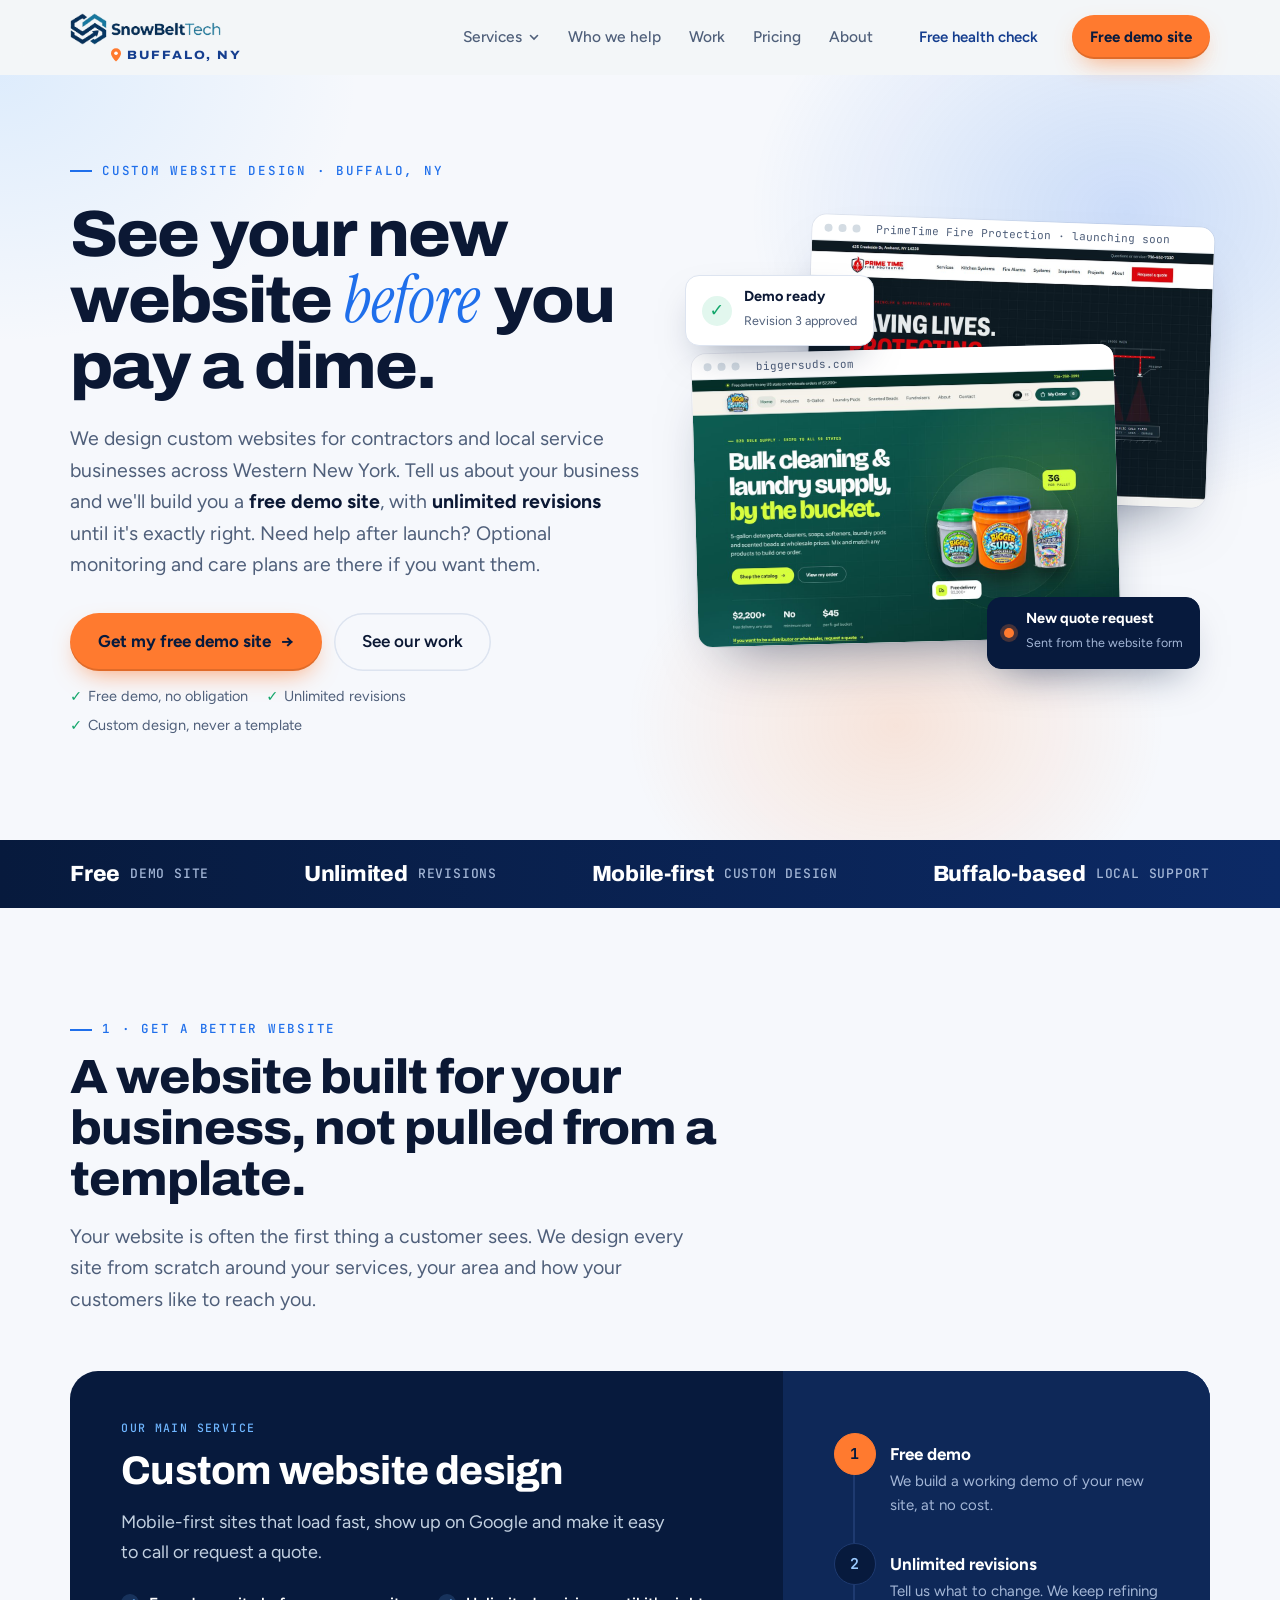
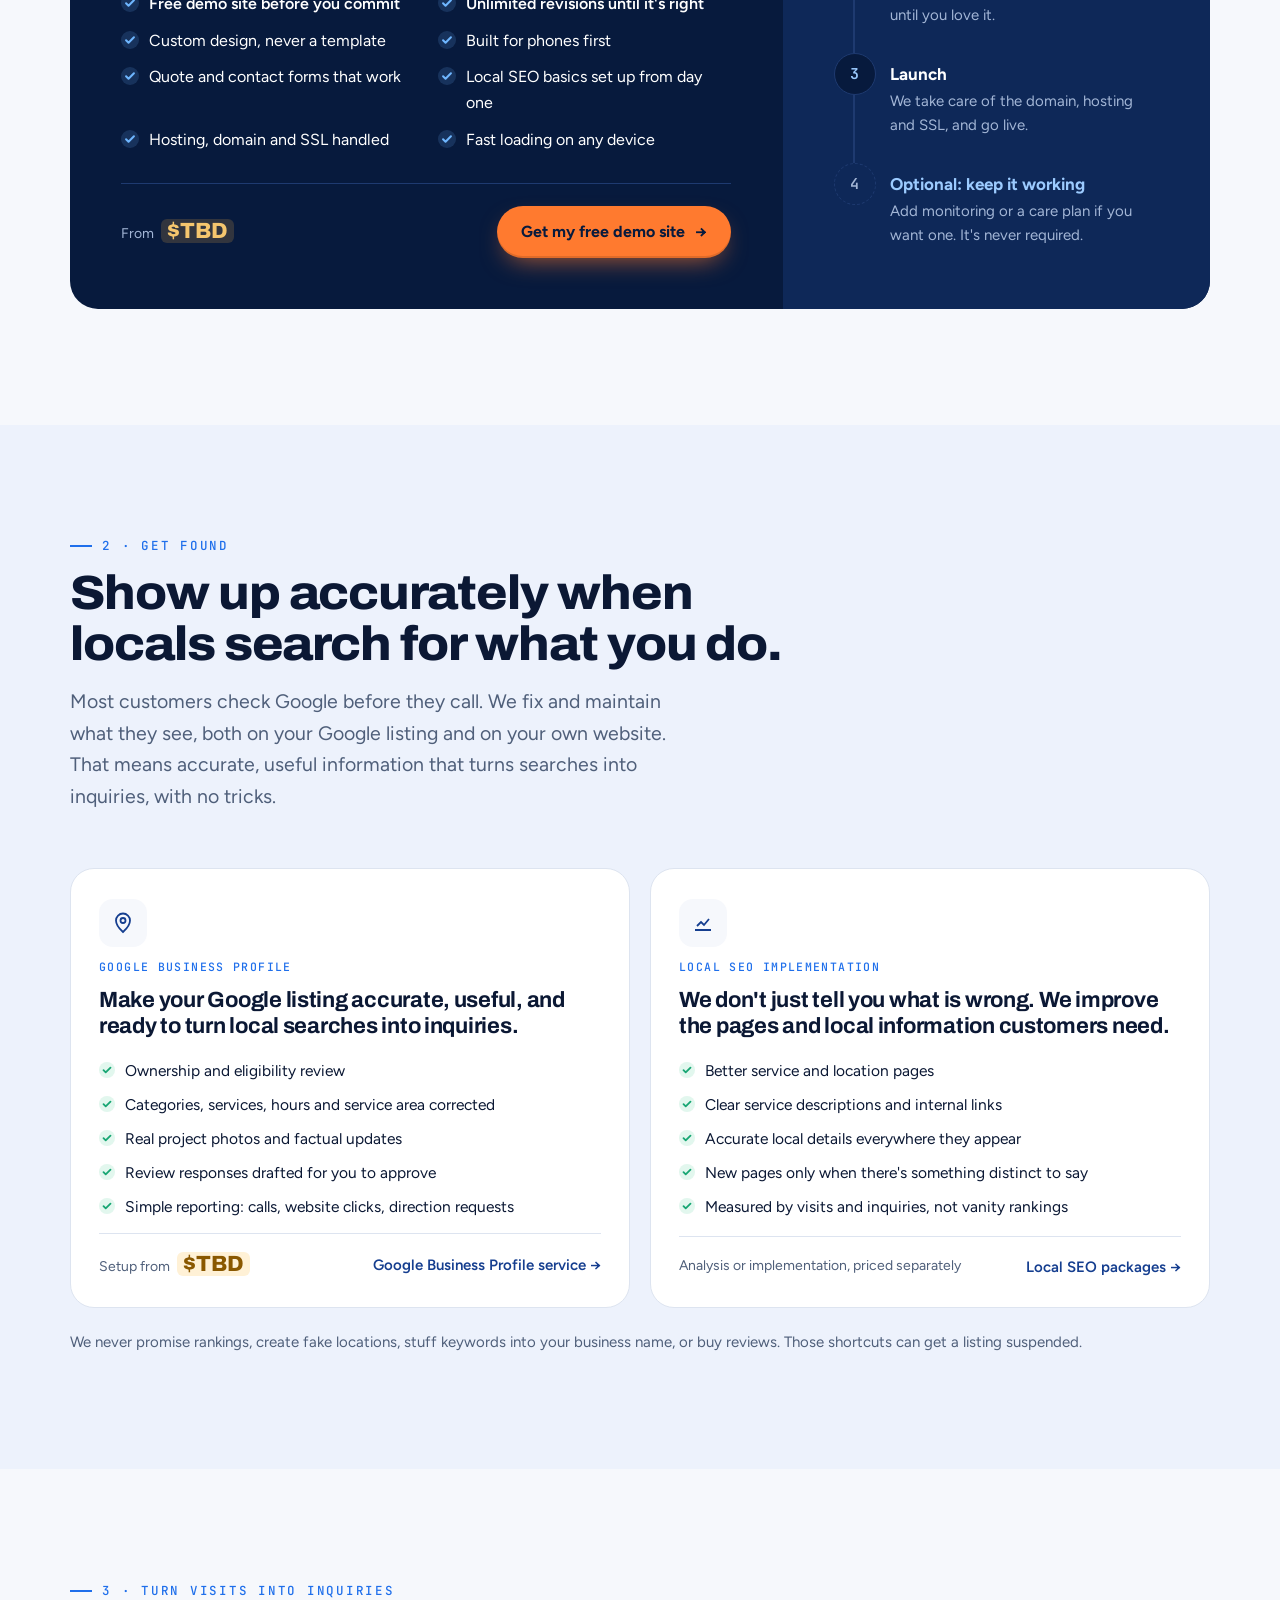
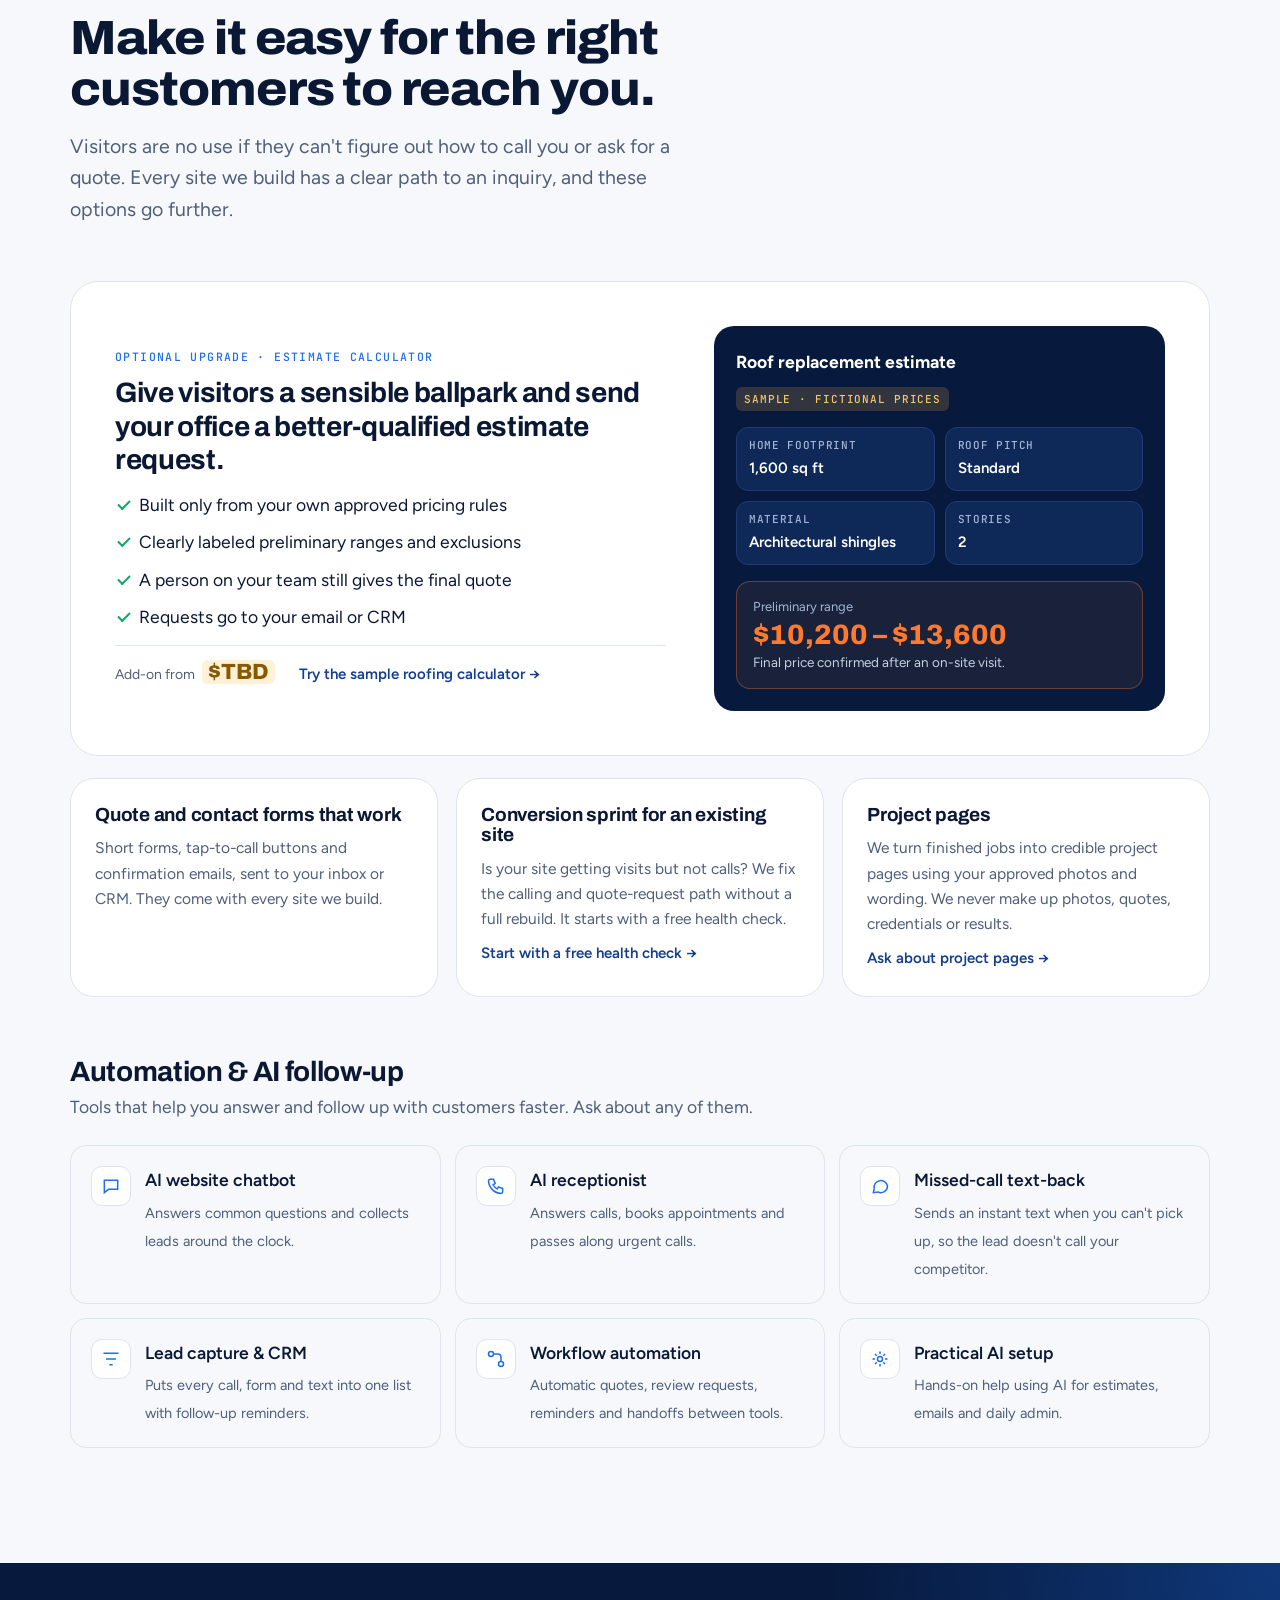
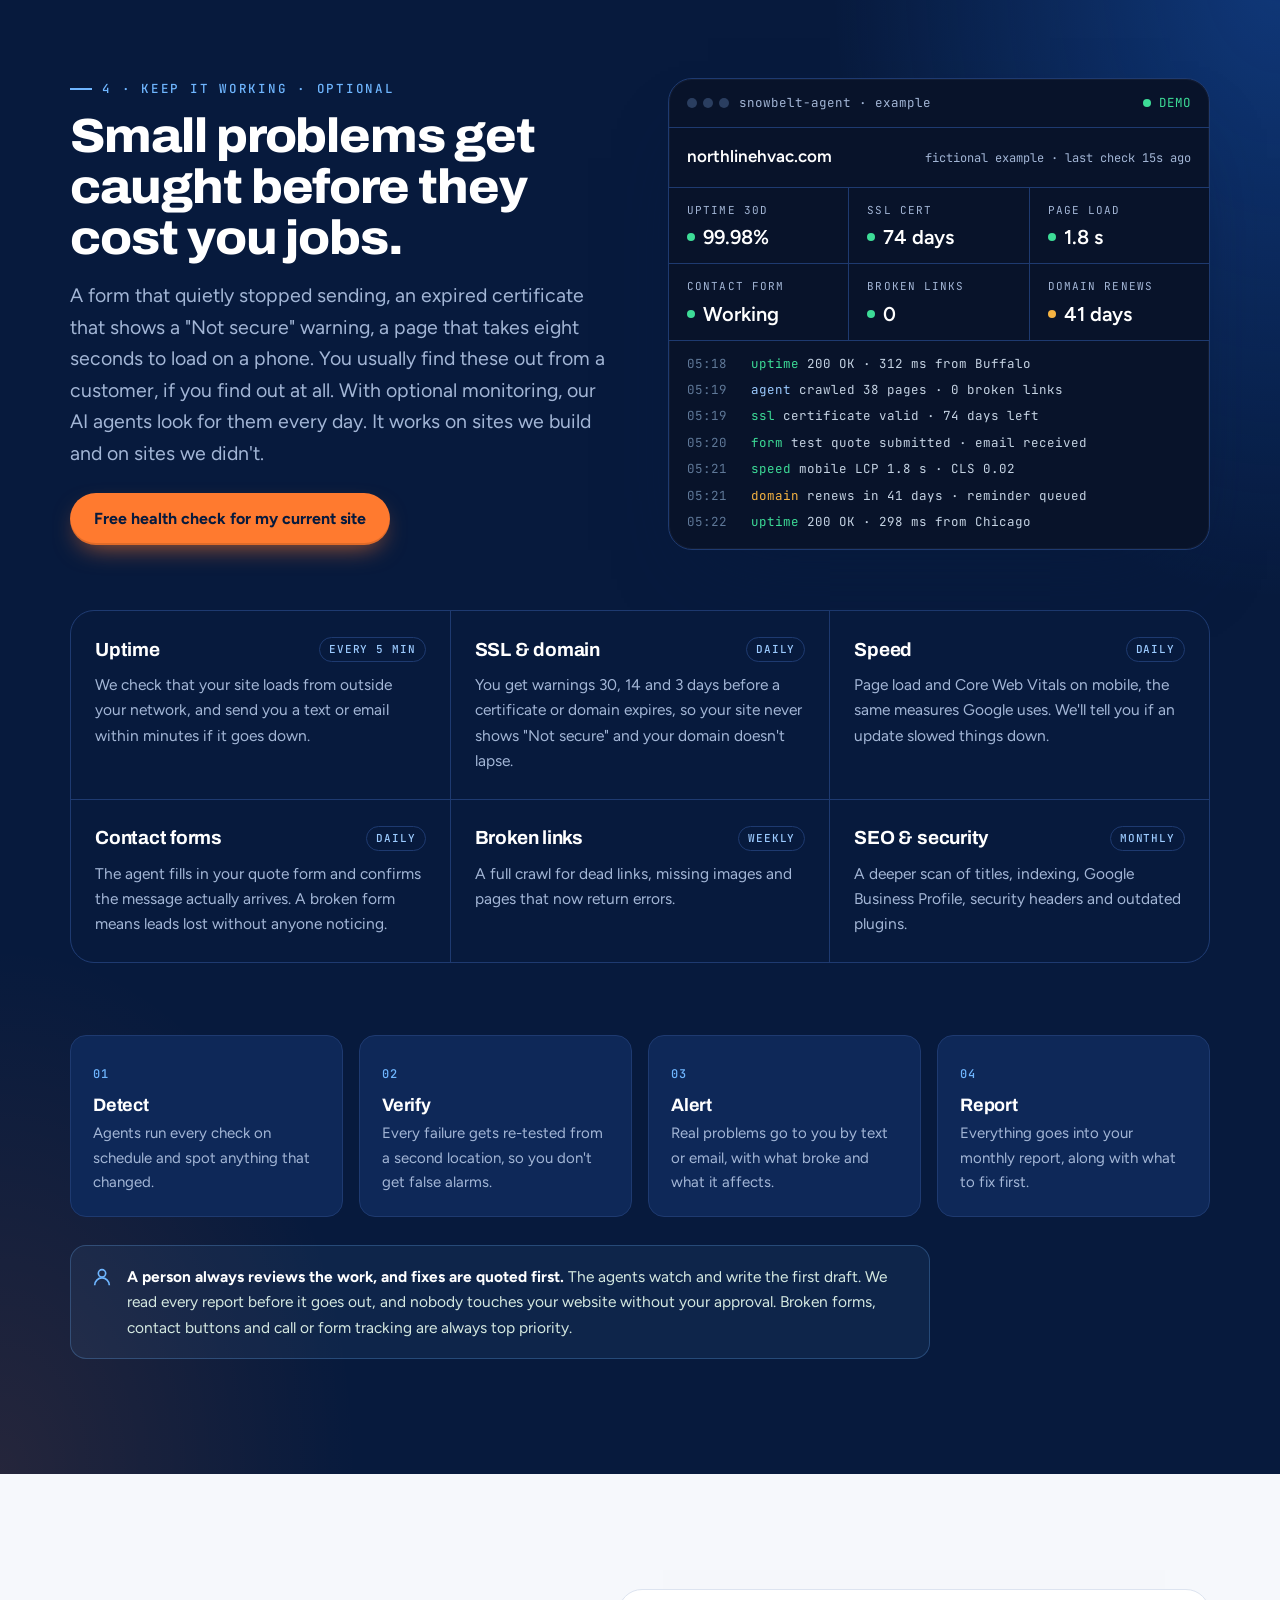
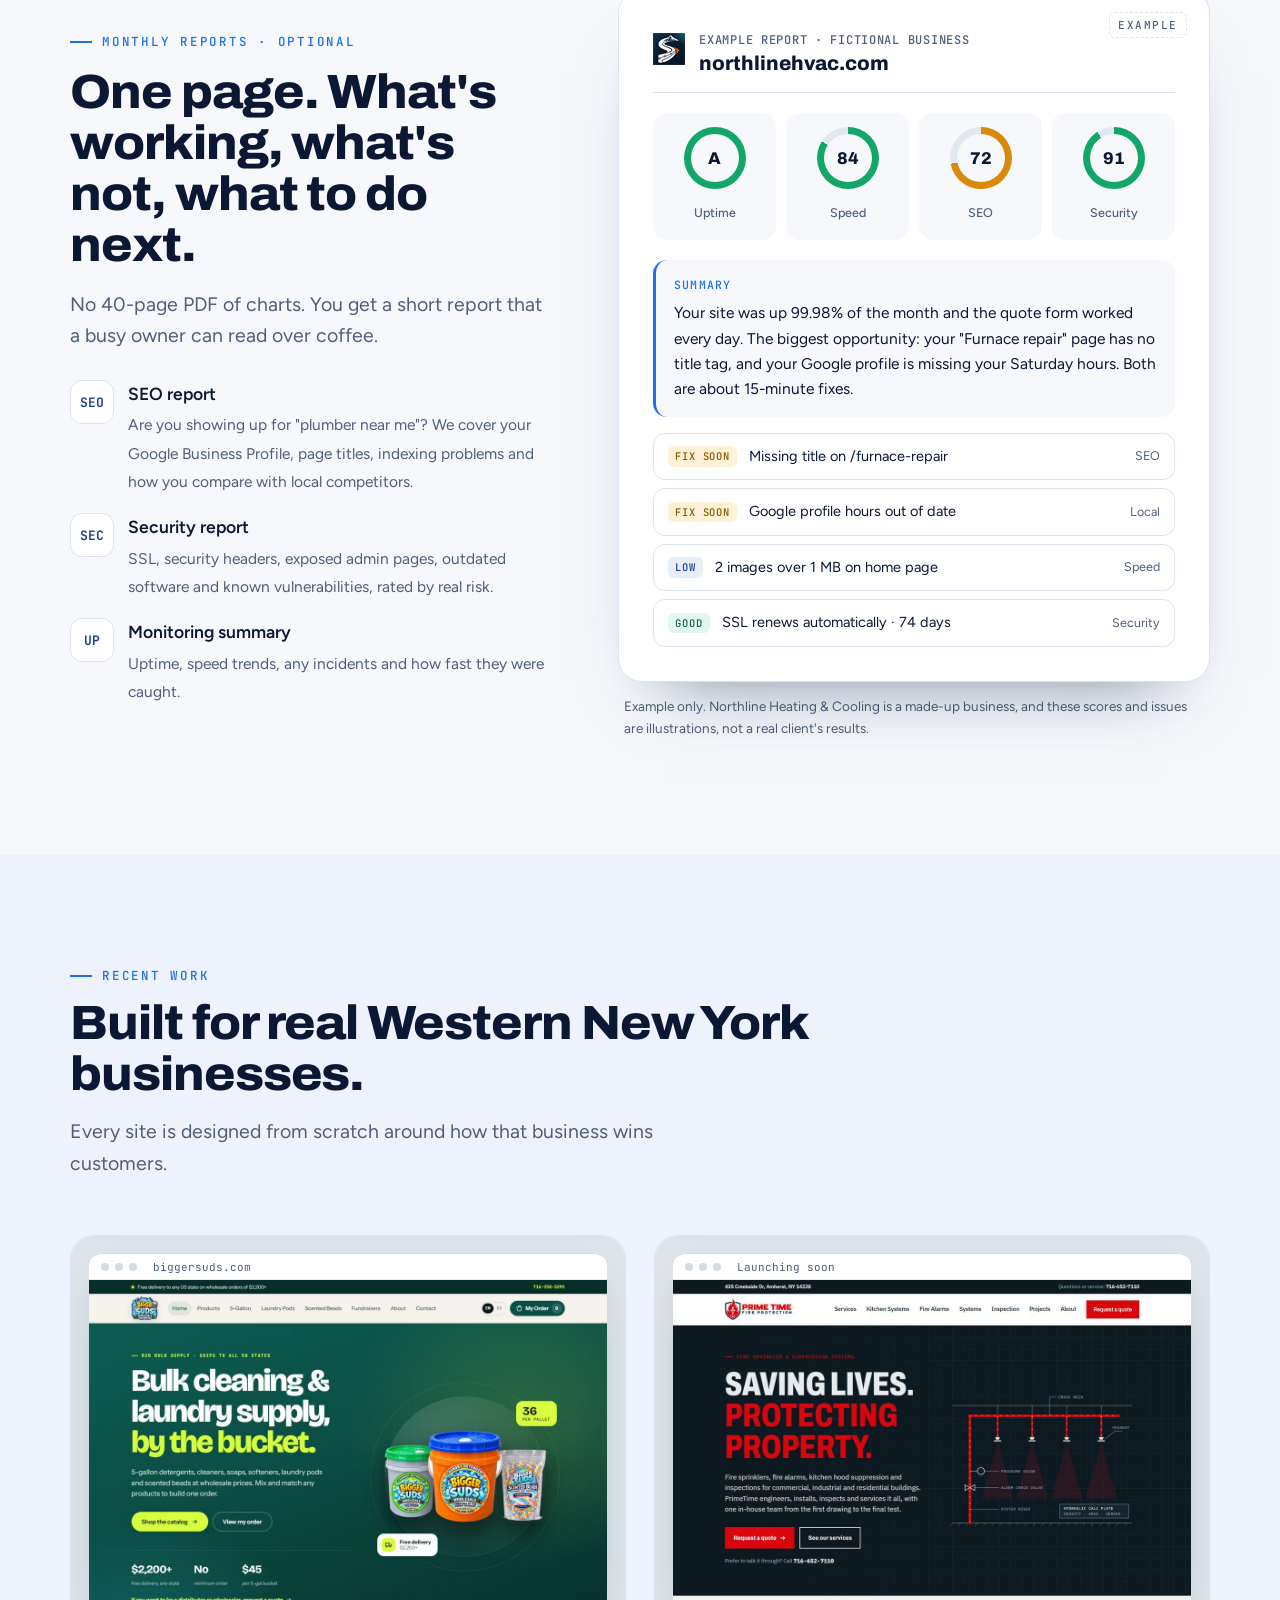
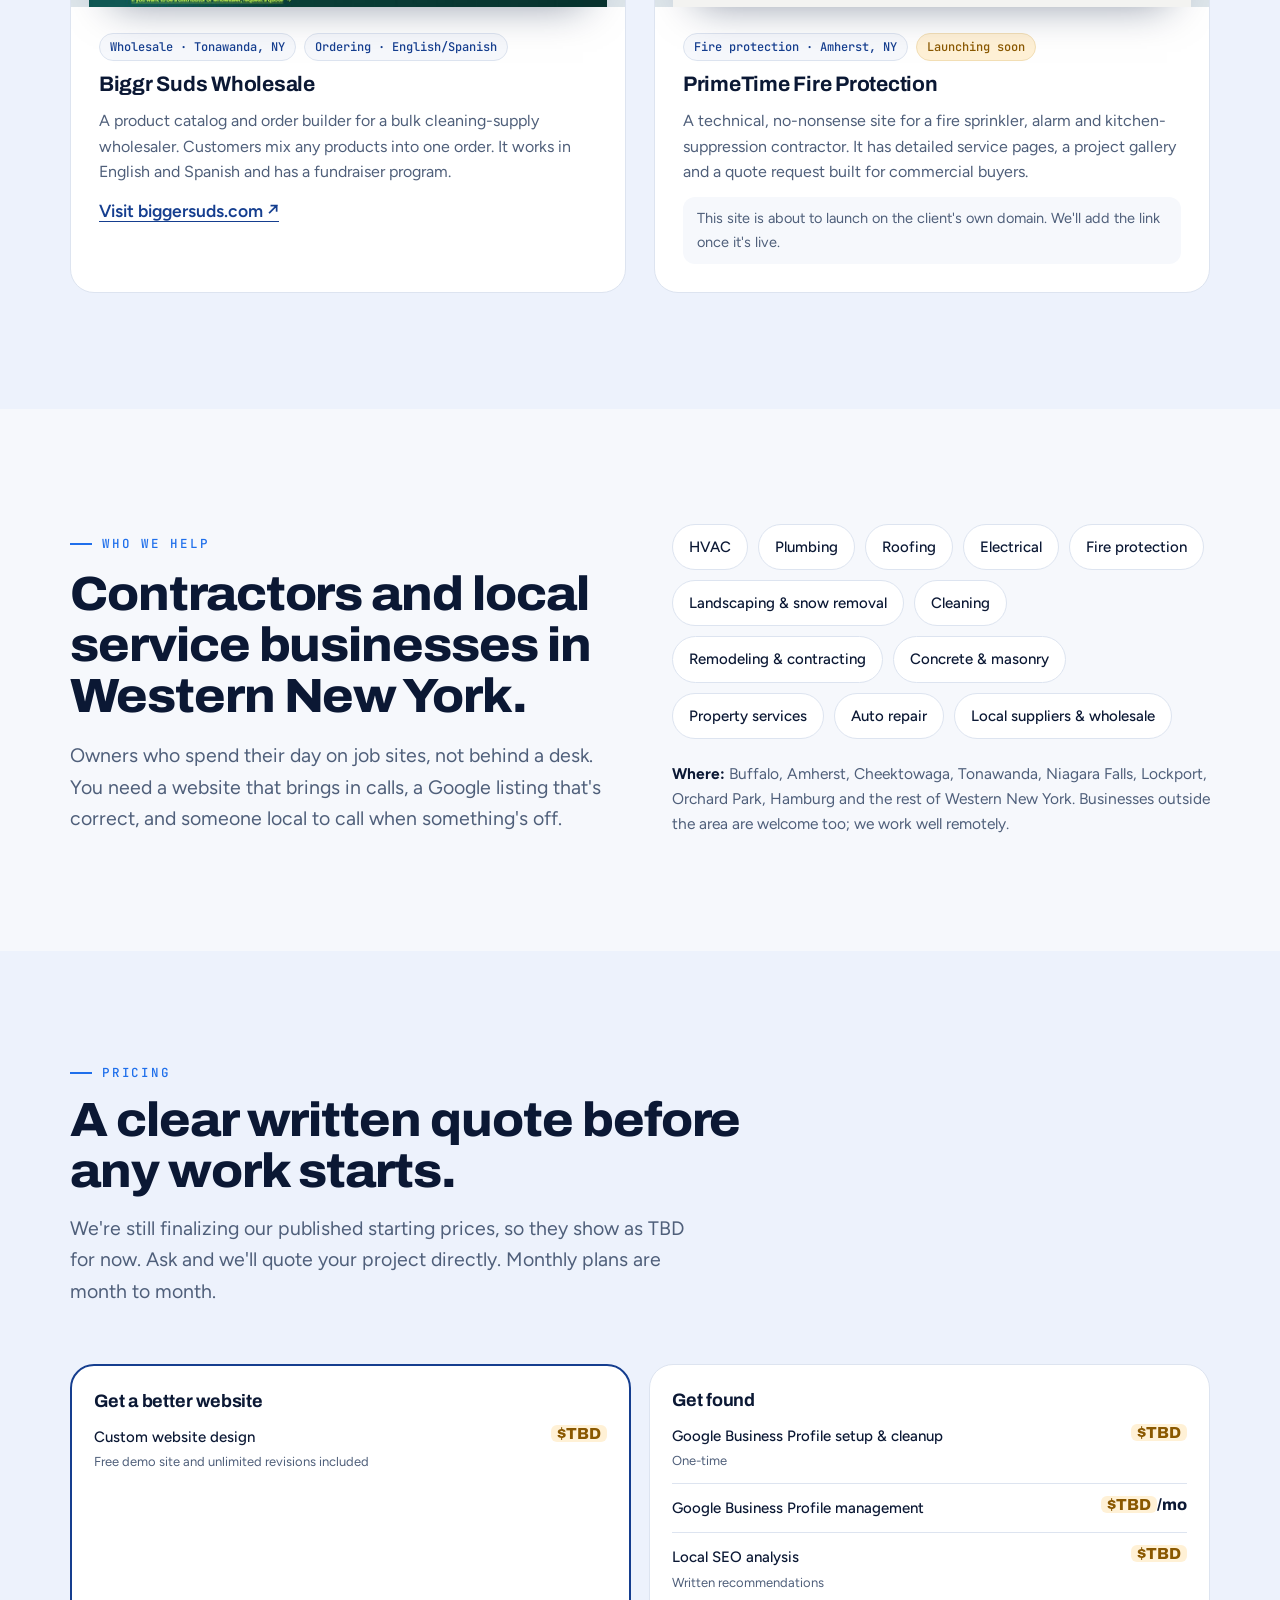
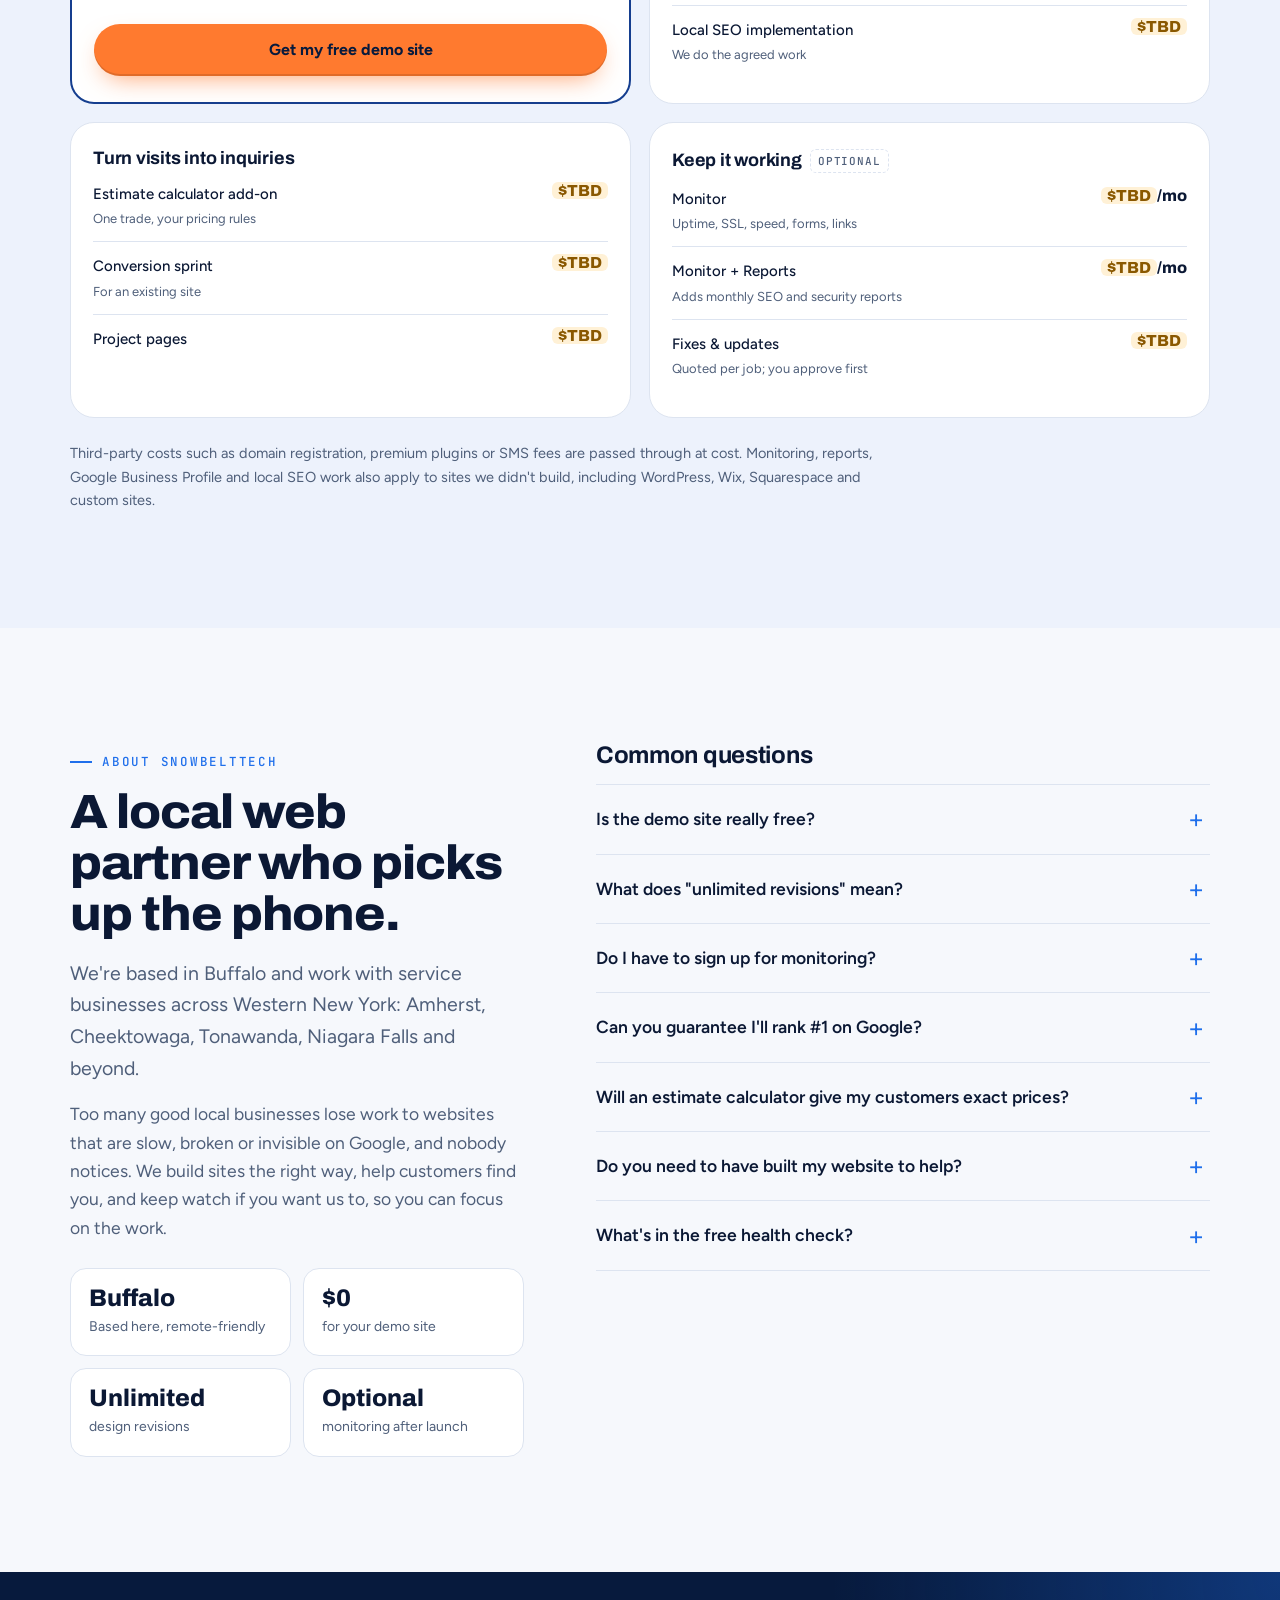
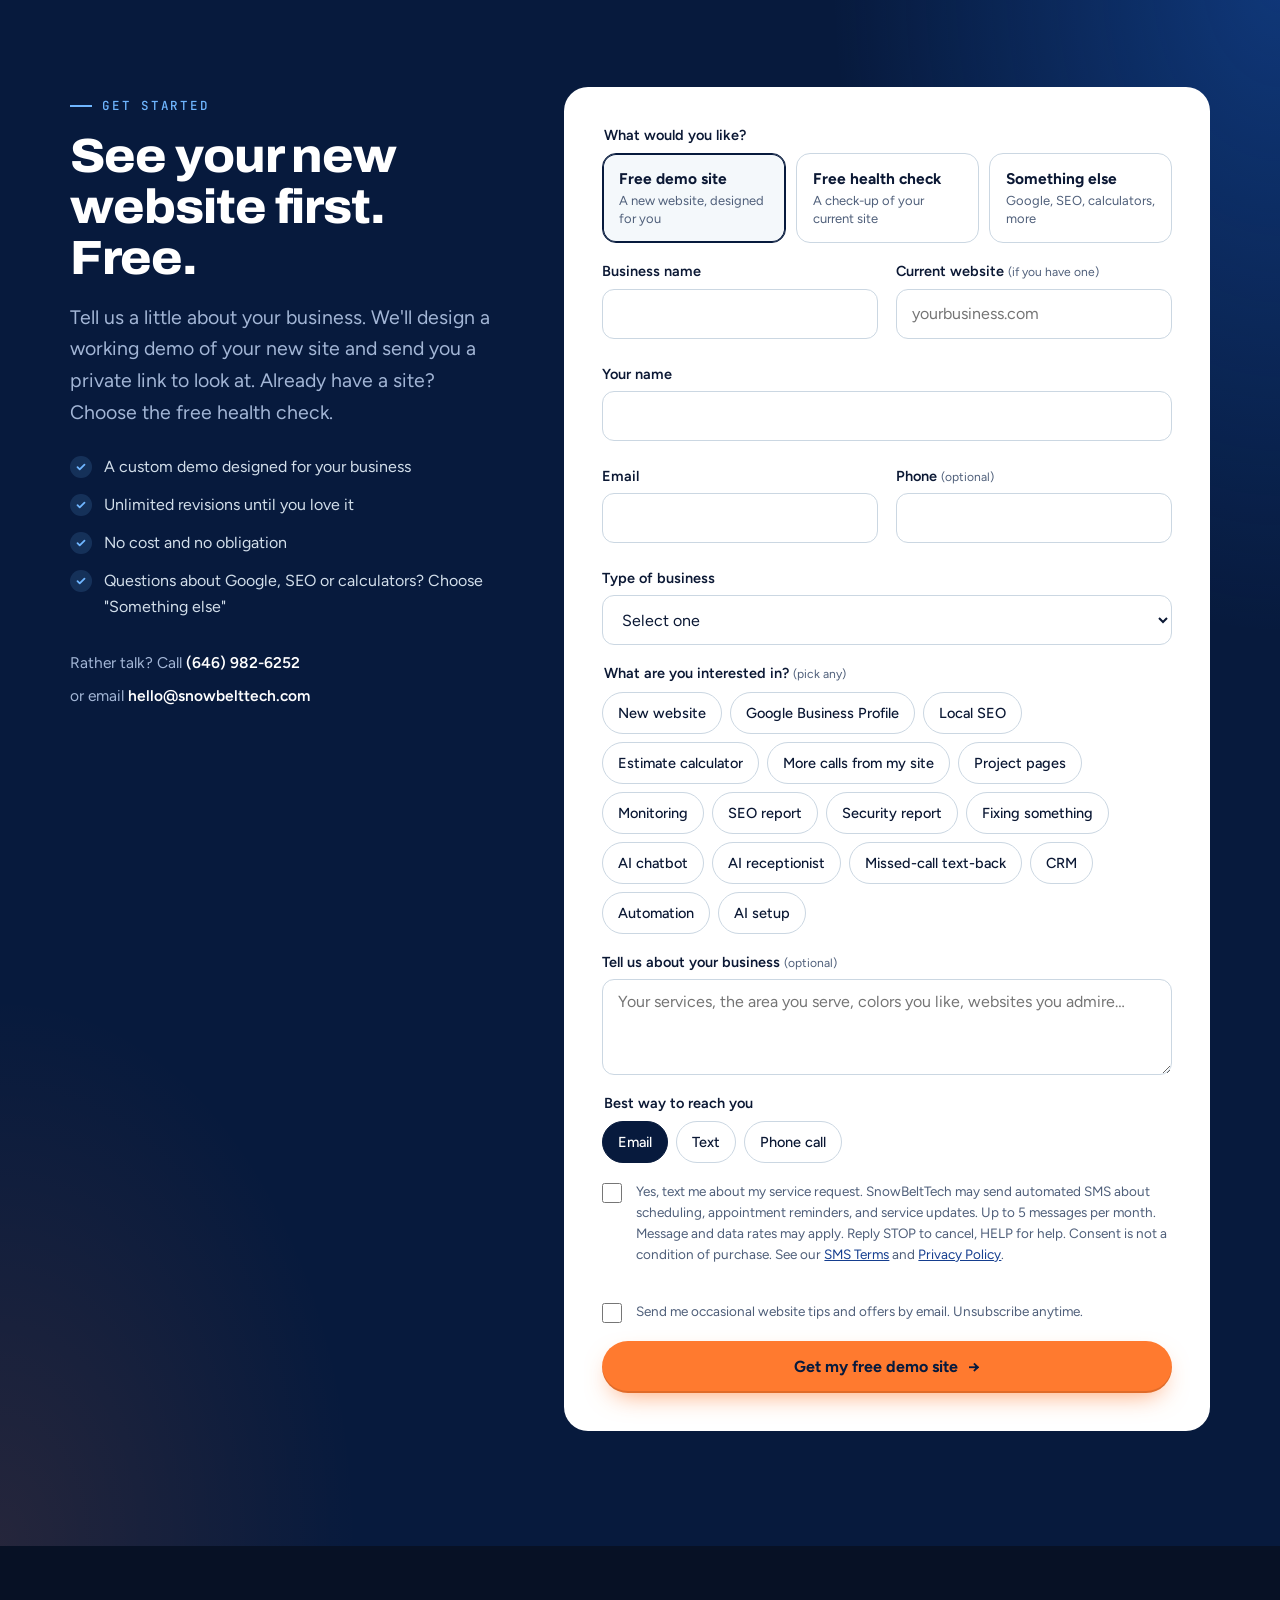
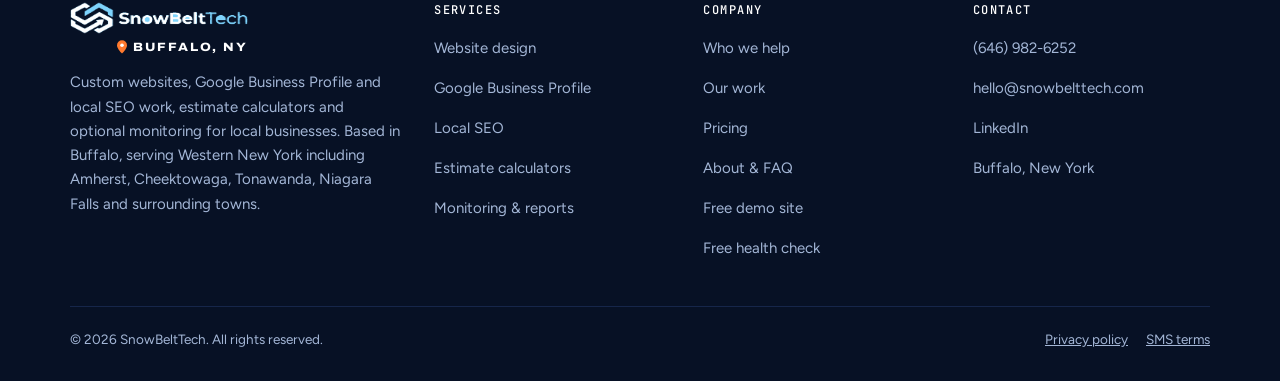
<file: index.html>
<!doctype html>
<html lang="en">
<head>
<meta charset="utf-8">
<meta name="viewport" content="width=device-width, initial-scale=1, viewport-fit=cover">
<title>SnowBeltTech | Custom Website Design in Buffalo NY · Free Demo Site</title>
<meta name="description" content="Custom websites for Western New York contractors and local service businesses. Free demo site and unlimited revisions, plus Google Business Profile management, local SEO, estimate calculators and optional monitoring.">
<link rel="canonical" href="https://snowbelttech.com/">
<meta name="robots" content="index, follow">
<meta property="og:type" content="website">
<meta property="og:url" content="https://snowbelttech.com/">
<meta property="og:title" content="SnowBeltTech | See your new website before you pay">
<meta property="og:description" content="Custom website design with a free demo site and unlimited revisions, for local businesses in Western New York.">
<meta property="og:image" content="https://snowbelttech.com/assets/og-image.png">
<meta name="twitter:card" content="summary_large_image">
<meta name="twitter:image" content="https://snowbelttech.com/assets/og-image.png">
<link rel="icon" href="/assets/favicon.ico" sizes="32x32">
<link rel="icon" href="/assets/favicon-32.png" type="image/png">
<link rel="apple-touch-icon" href="/assets/apple-touch-icon.png">
<meta name="theme-color" content="#0A1730">
<link rel="preconnect" href="https://fonts.googleapis.com">
<link rel="preconnect" href="https://fonts.gstatic.com" crossorigin>
<link href="https://fonts.googleapis.com/css2?family=Archivo:wdth,wght@100..125,500..900&family=Figtree:wght@400;500;600;700&family=Instrument+Serif:ital@1&family=JetBrains+Mono:wght@400;500&display=swap" rel="stylesheet">
<script type="application/ld+json">
{
  "@context": "https://schema.org",
  "@type": "ProfessionalService",
  "name": "SnowBeltTech",
  "url": "https://snowbelttech.com",
  "logo": "https://snowbelttech.com/assets/icon-512.png",
  "image": "https://snowbelttech.com/assets/og-image.png",
  "telephone": "+1-646-982-6252",
  "email": "hello@snowbelttech.com",
  "address": { "@type": "PostalAddress", "addressLocality": "Buffalo", "addressRegion": "NY", "addressCountry": "US" },
  "areaServed": ["Buffalo NY", "Amherst NY", "Cheektowaga NY", "Tonawanda NY", "Niagara Falls NY", "Western New York"],
  "hasOfferCatalog": {
    "@type": "OfferCatalog",
    "name": "Website and local marketing services",
    "itemListElement": [
      { "@type": "Offer", "itemOffered": { "@type": "Service", "name": "Custom website design" } },
      { "@type": "Offer", "itemOffered": { "@type": "Service", "name": "Google Business Profile setup and management", "url": "https://snowbelttech.com/google-business-profile/" } },
      { "@type": "Offer", "itemOffered": { "@type": "Service", "name": "Local SEO analysis and implementation", "url": "https://snowbelttech.com/local-seo/" } },
      { "@type": "Offer", "itemOffered": { "@type": "Service", "name": "Contractor estimate calculators", "url": "https://snowbelttech.com/estimate-calculators/" } },
      { "@type": "Offer", "itemOffered": { "@type": "Service", "name": "Website monitoring and monthly reports" } }
    ]
  }
}
</script>
<link rel="stylesheet" href="/assets/site.css?v=20261108d">
</head>
<body>
<a class="skip" href="#main">Skip to content</a>

<!--HEADER-->
<header class="top" id="top">
  <div class="wrap">
    <a class="logo" href="/" aria-label="SnowBeltTech home, Buffalo, NY"><img src="/assets/snowbelttech-wordmark.png" alt="SnowBeltTech" width="205" height="43"><span class="loc"><svg width="12" height="14" viewBox="0 0 12 14" aria-hidden="true"><path d="M6 13.5S1 8.9 1 5.2a5 5 0 0 1 10 0C11 8.9 6 13.5 6 13.5z" fill="currentColor"/><circle cx="6" cy="5.2" r="1.8" fill="#fff"/></svg>Buffalo, NY</span></a>
    <nav class="nav" aria-label="Main">
      <div class="dd">
        <button class="dd-btn" type="button" aria-expanded="false" aria-controls="dd-services">Services <svg width="12" height="12" viewBox="0 0 12 12" aria-hidden="true"><path d="M2.5 4.5L6 8l3.5-3.5" fill="none" stroke="currentColor" stroke-width="1.6" stroke-linecap="round"/></svg></button>
        <div class="dd-menu" id="dd-services">
          <a href="/#services"><b>Website design</b><span>Free demo site, unlimited revisions</span></a>
          <a href="/google-business-profile/"><b>Google Business Profile</b><span>Setup, cleanup and management</span></a>
          <a href="/local-seo/"><b>Local SEO</b><span>Analysis or done-for-you implementation</span></a>
          <a href="/estimate-calculators/"><b>Estimate calculators</b><span>Ballpark pricing, better quote requests</span></a>
          <a href="/#keep-working"><b>Monitoring &amp; reports</b><span>Optional care after launch</span></a>
        </div>
      </div>
      <a href="/#who">Who we help</a>
      <a href="/#work">Work</a>
      <a href="/#pricing">Pricing</a>
      <a href="/#about">About</a>
    </nav>
    <a class="nav-check" href="/?mode=health#get-started">Free health check</a>
    <a class="btn btn-signal cta" href="/#get-started">Free demo site</a>
    <a class="call" href="tel:+16469826252" aria-label="Call SnowBeltTech at (646) 982-6252">
      <svg width="16" height="16" viewBox="0 0 24 24" fill="none" stroke="currentColor" stroke-width="2" aria-hidden="true"><path d="M5 4h4l2 5-2.5 1.5a11 11 0 0 0 5 5L15 13l5 2v4a2 2 0 0 1-2 2A16 16 0 0 1 3 6a2 2 0 0 1 2-2"/></svg>Call
    </a>
    <button class="menu-btn" type="button" aria-expanded="false" aria-controls="mobile-menu" aria-label="Open menu"><span></span></button>
  </div>
  <nav class="mobile-menu" id="mobile-menu" aria-label="Mobile">
    <span class="mm-label">Services</span>
    <a href="/#services">Website design</a>
    <a href="/google-business-profile/">Google Business Profile</a>
    <a href="/local-seo/">Local SEO</a>
    <a href="/estimate-calculators/">Estimate calculators</a>
    <a href="/#keep-working">Monitoring &amp; reports</a>
    <span class="mm-label">Company</span>
    <a href="/#who">Who we help</a>
    <a href="/#work">Work</a>
    <a href="/#pricing">Pricing</a>
    <a href="/#about">About</a>
    <a href="tel:+16469826252">Call (646) 982-6252</a>
    <a class="btn btn-signal" href="/#get-started">Get a free demo site</a>
    <a class="btn btn-ghost" href="/?mode=health#get-started">Free health check</a>
  </nav>
</header>
<!--/HEADER-->

<main id="main">
<!-- HERO -->
<section class="hero" aria-labelledby="hero-title">
  <div class="wrap">
    <div>
      <span class="eyebrow">Custom website design · Buffalo, NY</span>
      <h1 id="hero-title">See your new website <em>before</em> you pay a dime.</h1>
      <p class="lede">We design custom websites for contractors and local service businesses across Western New York. Tell us about your business and we'll build you a <b style="color:var(--text)">free demo site</b>, with <b style="color:var(--text)">unlimited revisions</b> until it's exactly right. Need help after launch? Optional monitoring and care plans are there if you want them.</p>
      <div class="hero-ctas">
        <a class="btn btn-signal btn-lg" href="#get-started" data-mode="demo">Get my free demo site <span class="arrow" aria-hidden="true">→</span></a>
        <a class="btn btn-ghost btn-lg" href="#work">See our work</a>
      </div>
      <div class="reassure"><span>Free demo, no obligation</span><span>Unlimited revisions</span><span>Custom design, never a template</span></div>
    </div>

    <div class="hero-art" aria-hidden="true">
      <div class="frame frame-back"><div class="shot-bar"><i></i><i></i><i></i><span>PrimeTime Fire Protection · launching soon</span></div><img src="/assets/work/primetime.jpg" alt="" width="1140" height="720"></div>
      <div class="frame frame-front"><div class="shot-bar"><i></i><i></i><i></i><span>biggersuds.com</span></div><img src="/assets/work/biggersuds.jpg" alt="" width="1140" height="720"></div>
      <div class="badge badge-demo"><span class="badge-ic">✓</span><div><b>Demo ready</b><small>Revision 3 approved</small></div></div>
      <div class="badge badge-mon"><span class="badge-dot"></span><div><b>New quote request</b><small>Sent from the website form</small></div></div>
    </div>
  </div>
</section>

<div class="strip" aria-label="What you get">
  <div class="wrap">
    <div><b>Free</b> demo site</div>
    <div><b>Unlimited</b> revisions</div>
    <div><b>Mobile-first</b> custom design</div>
    <div><b>Buffalo-based</b> local support</div>
  </div>
</div>

<!-- 1 · GET A BETTER WEBSITE -->
<section id="services" aria-labelledby="services-title">
  <div class="wrap">
    <div class="sec-head reveal">
      <span class="eyebrow">1 · Get a better website</span>
      <h2 id="services-title">A website built for your business, not pulled from a template.</h2>
      <p class="lede">Your website is often the first thing a customer sees. We design every site from scratch around your services, your area and how your customers like to reach you.</p>
    </div>

    <article class="design-hero reveal">
      <div class="dh-main">
        <span class="svc-tag" style="color:var(--sky)">Our main service</span>
        <h3>Custom website design</h3>
        <p>Mobile-first sites that load fast, show up on Google and make it easy to call or request a quote.</p>
        <ul class="dh-list">
          <li>Free demo site before you commit</li>
          <li>Unlimited revisions until it's right</li>
          <li>Custom design, never a template</li>
          <li>Built for phones first</li>
          <li>Quote and contact forms that work</li>
          <li>Local SEO basics set up from day one</li>
          <li>Hosting, domain and SSL handled</li>
          <li>Fast loading on any device</li>
        </ul>
        <div class="dh-foot">
          <span class="from">From <b><span class="tbd">$TBD</span></b></span>
          <a class="btn btn-signal" href="#get-started" data-mode="demo">Get my free demo site <span class="arrow" aria-hidden="true">→</span></a>
        </div>
      </div>
      <ol class="dh-steps">
        <li><b>Free demo</b><span>We build a working demo of your new site, at no cost.</span></li>
        <li><b>Unlimited revisions</b><span>Tell us what to change. We keep refining until you love it.</span></li>
        <li><b>Launch</b><span>We take care of the domain, hosting and SSL, and go live.</span></li>
        <li class="opt"><b>Optional: keep it working</b><span>Add monitoring or a care plan if you want one. It's never required.</span></li>
      </ol>
    </article>
  </div>
</section>

<!-- 2 · GET FOUND -->
<section id="get-found" class="tint" aria-labelledby="found-title">
  <div class="wrap">
    <div class="sec-head reveal">
      <span class="eyebrow">2 · Get found</span>
      <h2 id="found-title">Show up accurately when locals search for what you do.</h2>
      <p class="lede">Most customers check Google before they call. We fix and maintain what they see, both on your Google listing and on your own website. That means accurate, useful information that turns searches into inquiries, with no tricks.</p>
    </div>
    <div class="found">
      <article class="fcard reveal">
        <div class="svc-icon"><svg width="24" height="24" viewBox="0 0 24 24" fill="none" stroke="currentColor" stroke-width="1.8" aria-hidden="true"><path d="M12 21s-7-6.2-7-11.5A7 7 0 0 1 19 9.5C19 14.8 12 21 12 21z"/><circle cx="12" cy="9.5" r="2.5"/></svg></div>
        <span class="svc-tag">Google Business Profile</span>
        <h3>Make your Google listing accurate, useful, and ready to turn local searches into inquiries.</h3>
        <ul>
          <li>Ownership and eligibility review</li>
          <li>Categories, services, hours and service area corrected</li>
          <li>Real project photos and factual updates</li>
          <li>Review responses drafted for you to approve</li>
          <li>Simple reporting: calls, website clicks, direction requests</li>
        </ul>
        <div class="svc-foot"><span class="from">Setup from <b><span class="tbd">$TBD</span></b></span><a class="svc-link" href="/google-business-profile/">Google Business Profile service →</a></div>
      </article>
      <article class="fcard reveal">
        <div class="svc-icon"><svg width="24" height="24" viewBox="0 0 24 24" fill="none" stroke="currentColor" stroke-width="1.8" aria-hidden="true"><path d="M4 19h16M6 15l4-4 3 3 5-6"/></svg></div>
        <span class="svc-tag">Local SEO implementation</span>
        <h3>We don't just tell you what is wrong. We improve the pages and local information customers need.</h3>
        <ul>
          <li>Better service and location pages</li>
          <li>Clear service descriptions and internal links</li>
          <li>Accurate local details everywhere they appear</li>
          <li>New pages only when there's something distinct to say</li>
          <li>Measured by visits and inquiries, not vanity rankings</li>
        </ul>
        <div class="svc-foot"><span class="from">Analysis or implementation, priced separately</span><a class="svc-link" href="/local-seo/">Local SEO packages →</a></div>
      </article>
    </div>
    <p class="note reveal">We never promise rankings, create fake locations, stuff keywords into your business name, or buy reviews. Those shortcuts can get a listing suspended.</p>
  </div>
</section>

<!-- 3 · TURN VISITS INTO INQUIRIES -->
<section id="inquiries" aria-labelledby="inq-title">
  <div class="wrap">
    <div class="sec-head reveal">
      <span class="eyebrow">3 · Turn visits into inquiries</span>
      <h2 id="inq-title">Make it easy for the right customers to reach you.</h2>
      <p class="lede">Visitors are no use if they can't figure out how to call you or ask for a quote. Every site we build has a clear path to an inquiry, and these options go further.</p>
    </div>

    <article class="calc-feature reveal">
      <div class="cf-text">
        <span class="svc-tag">Optional upgrade · Estimate calculator</span>
        <h3>Give visitors a sensible ballpark and send your office a better-qualified estimate request.</h3>
        <ul>
          <li>Built only from your own approved pricing rules</li>
          <li>Clearly labeled preliminary ranges and exclusions</li>
          <li>A person on your team still gives the final quote</li>
          <li>Requests go to your email or CRM</li>
        </ul>
        <div class="cf-foot"><span class="from">Add-on from <b><span class="tbd">$TBD</span></b></span><a class="svc-link" href="/estimate-calculators/">Try the sample roofing calculator →</a></div>
      </div>
      <div class="calc-mini" aria-label="Sample estimate calculator preview with fictional prices">
        <div class="cm-head"><b>Roof replacement estimate</b><span class="sample-tag">Sample · fictional prices</span></div>
        <dl>
          <div><dt>Home footprint</dt><dd>1,600 sq ft</dd></div>
          <div><dt>Roof pitch</dt><dd>Standard</dd></div>
          <div><dt>Material</dt><dd>Architectural shingles</dd></div>
          <div><dt>Stories</dt><dd>2</dd></div>
        </dl>
        <div class="cm-result"><small>Preliminary range</small><b>$10,200 – $13,600</b><span>Final price confirmed after an on-site visit.</span></div>
      </div>
    </article>

    <div class="inq-grid">
      <article class="icard reveal"><h3>Quote and contact forms that work</h3><p>Short forms, tap-to-call buttons and confirmation emails, sent to your inbox or CRM. They come with every site we build.</p></article>
      <article class="icard reveal"><h3>Conversion sprint for an existing site</h3><p>Is your site getting visits but not calls? We fix the calling and quote-request path without a full rebuild. It starts with a free health check.</p><a class="svc-link" href="#get-started" data-mode="health">Start with a free health check →</a></article>
      <article class="icard reveal"><h3>Project pages</h3><p>We turn finished jobs into credible project pages using your approved photos and wording. We never make up photos, quotes, credentials or results.</p><a class="svc-link" href="#get-started" data-mode="other" data-need="Project pages">Ask about project pages →</a></article>
    </div>

    <div class="sub-head reveal">
      <h3>Automation &amp; AI follow-up</h3>
      <p>Tools that help you answer and follow up with customers faster. Ask about any of them.</p>
    </div>
    <div class="more-grid">
      <a class="mini reveal" href="#get-started" data-mode="other" data-need="AI chatbot"><i><svg width="20" height="20" viewBox="0 0 24 24" fill="none" stroke="currentColor" stroke-width="1.8" aria-hidden="true"><path d="M4 5h16v11H9l-5 4z"/></svg></i><div><b>AI website chatbot</b><span>Answers common questions and collects leads around the clock.</span></div></a>
      <a class="mini reveal" href="#get-started" data-mode="other" data-need="AI receptionist"><i><svg width="20" height="20" viewBox="0 0 24 24" fill="none" stroke="currentColor" stroke-width="1.8" aria-hidden="true"><path d="M5 4h4l2 5-2.5 1.5a11 11 0 0 0 5 5L15 13l5 2v4a2 2 0 0 1-2 2A16 16 0 0 1 3 6a2 2 0 0 1 2-2"/></svg></i><div><b>AI receptionist</b><span>Answers calls, books appointments and passes along urgent calls.</span></div></a>
      <a class="mini reveal" href="#get-started" data-mode="other" data-need="Missed-call text-back"><i><svg width="20" height="20" viewBox="0 0 24 24" fill="none" stroke="currentColor" stroke-width="1.8" aria-hidden="true"><path d="M21 12a8 8 0 0 1-11.6 7.1L4 20l1-4.6A8 8 0 1 1 21 12z"/></svg></i><div><b>Missed-call text-back</b><span>Sends an instant text when you can't pick up, so the lead doesn't call your competitor.</span></div></a>
      <a class="mini reveal" href="#get-started" data-mode="other" data-need="Lead capture and CRM"><i><svg width="20" height="20" viewBox="0 0 24 24" fill="none" stroke="currentColor" stroke-width="1.8" aria-hidden="true"><path d="M3 5h18M6 12h12M10 19h4"/></svg></i><div><b>Lead capture &amp; CRM</b><span>Puts every call, form and text into one list with follow-up reminders.</span></div></a>
      <a class="mini reveal" href="#get-started" data-mode="other" data-need="Workflow automation"><i><svg width="20" height="20" viewBox="0 0 24 24" fill="none" stroke="currentColor" stroke-width="1.8" aria-hidden="true"><circle cx="6" cy="6" r="3"/><circle cx="18" cy="18" r="3"/><path d="M9 6h5a4 4 0 0 1 4 4v5"/></svg></i><div><b>Workflow automation</b><span>Automatic quotes, review requests, reminders and handoffs between tools.</span></div></a>
      <a class="mini reveal" href="#get-started" data-mode="other" data-need="AI implementation"><i><svg width="20" height="20" viewBox="0 0 24 24" fill="none" stroke="currentColor" stroke-width="1.8" aria-hidden="true"><path d="M12 3v3M12 18v3M3 12h3M18 12h3M6 6l2 2M16 16l2 2M6 18l2-2M16 8l2-2"/><circle cx="12" cy="12" r="3"/></svg></i><div><b>Practical AI setup</b><span>Hands-on help using AI for estimates, emails and daily admin.</span></div></a>
    </div>
  </div>
</section>

<!-- 4 · KEEP IT WORKING -->
<section class="dark" id="keep-working" aria-labelledby="mon-title">
  <div class="wrap">
    <div class="mon-head">
      <div class="sec-head reveal" style="margin-bottom:0">
        <span class="eyebrow">4 · Keep it working · optional</span>
        <h2 id="mon-title">Small problems get caught before they cost you jobs.</h2>
        <p class="lede">A form that quietly stopped sending, an expired certificate that shows a "Not secure" warning, a page that takes eight seconds to load on a phone. You usually find these out from a customer, if you find out at all. With optional monitoring, our AI agents look for them every day. It works on sites we build and on sites we didn't.</p>
        <div><a class="btn btn-signal" href="#get-started" data-mode="health" style="margin-top:8px">Free health check for my current site</a></div>
      </div>
      <div class="console reveal" role="img" aria-label="Example monitoring dashboard for a fictional business: site online, SSL valid for 74 days, pages load in 1.8 seconds, forms working, no broken links, and a feed of the AI agent's recent checks.">
        <div class="console-bar"><span class="dots"><i></i><i></i><i></i></span>snowbelt-agent · example<span class="live">DEMO</span></div>
        <div class="console-site"><b>northlinehvac.com</b><small>fictional example · last check <span id="ago">12s</span> ago</small></div>
        <div class="metrics">
          <div class="metric"><span>Uptime 30d</span><b>99.98%</b></div>
          <div class="metric"><span>SSL cert</span><b>74 days</b></div>
          <div class="metric"><span>Page load</span><b>1.8 s</b></div>
          <div class="metric"><span>Contact form</span><b>Working</b></div>
          <div class="metric"><span>Broken links</span><b>0</b></div>
          <div class="metric warn"><span>Domain renews</span><b>41 days</b></div>
        </div>
        <ul class="log" id="log" aria-hidden="true"></ul>
      </div>
    </div>

    <div class="checks">
      <div class="chk reveal"><div class="chk-top"><h3>Uptime</h3><span class="freq">Every 5 min</span></div><p>We check that your site loads from outside your network, and send you a text or email within minutes if it goes down.</p></div>
      <div class="chk reveal"><div class="chk-top"><h3>SSL &amp; domain</h3><span class="freq">Daily</span></div><p>You get warnings 30, 14 and 3 days before a certificate or domain expires, so your site never shows "Not secure" and your domain doesn't lapse.</p></div>
      <div class="chk reveal"><div class="chk-top"><h3>Speed</h3><span class="freq">Daily</span></div><p>Page load and Core Web Vitals on mobile, the same measures Google uses. We'll tell you if an update slowed things down.</p></div>
      <div class="chk reveal"><div class="chk-top"><h3>Contact forms</h3><span class="freq">Daily</span></div><p>The agent fills in your quote form and confirms the message actually arrives. A broken form means leads lost without anyone noticing.</p></div>
      <div class="chk reveal"><div class="chk-top"><h3>Broken links</h3><span class="freq">Weekly</span></div><p>A full crawl for dead links, missing images and pages that now return errors.</p></div>
      <div class="chk reveal"><div class="chk-top"><h3>SEO &amp; security</h3><span class="freq">Monthly</span></div><p>A deeper scan of titles, indexing, Google Business Profile, security headers and outdated plugins.</p></div>
    </div>

    <ol class="flow">
      <li class="reveal"><h3>Detect</h3><p>Agents run every check on schedule and spot anything that changed.</p></li>
      <li class="reveal"><h3>Verify</h3><p>Every failure gets re-tested from a second location, so you don't get false alarms.</p></li>
      <li class="reveal"><h3>Alert</h3><p>Real problems go to you by text or email, with what broke and what it affects.</p></li>
      <li class="reveal"><h3>Report</h3><p>Everything goes into your monthly report, along with what to fix first.</p></li>
    </ol>

    <div class="human reveal">
      <svg width="22" height="22" viewBox="0 0 24 24" fill="none" stroke="currentColor" stroke-width="1.8" aria-hidden="true"><circle cx="12" cy="8" r="4"/><path d="M4 21a8 8 0 0 1 16 0"/></svg>
      <p><b style="color:#fff">A person always reviews the work, and fixes are quoted first.</b> The agents watch and write the first draft. We read every report before it goes out, and nobody touches your website without your approval. Broken forms, contact buttons and call or form tracking are always top priority.</p>
    </div>
  </div>
</section>

<!-- REPORTS -->
<section id="reports" aria-labelledby="rep-title">
  <div class="wrap report-grid">
    <div class="reveal">
      <span class="eyebrow">Monthly reports · optional</span>
      <h2 id="rep-title" style="margin-top:16px">One page. What's working, what's not, what to do next.</h2>
      <p class="lede" style="margin-top:18px">No 40-page PDF of charts. You get a short report that a busy owner can read over coffee.</p>
      <div class="report-points">
        <div class="rp"><i>SEO</i><div><b>SEO report</b><span>Are you showing up for "plumber near me"? We cover your Google Business Profile, page titles, indexing problems and how you compare with local competitors.</span></div></div>
        <div class="rp"><i>SEC</i><div><b>Security report</b><span>SSL, security headers, exposed admin pages, outdated software and known vulnerabilities, rated by real risk.</span></div></div>
        <div class="rp"><i>UP</i><div><b>Monitoring summary</b><span>Uptime, speed trends, any incidents and how fast they were caught.</span></div></div>
      </div>
    </div>

    <figure class="report-fig reveal">
      <div class="paper" aria-label="Example monthly report for a fictional business">
        <div class="paper-head">
          <img src="/assets/favicon-32.png" alt="" width="32" height="32">
          <div><small>Example report · fictional business</small><b>northlinehvac.com</b></div>
        </div>
        <div class="scores">
          <div class="score"><div class="ring" style="--v:99.9"><b>A</b></div><span>Uptime</span></div>
          <div class="score"><div class="ring" style="--v:84"><b>84</b></div><span>Speed</span></div>
          <div class="score"><div class="ring" style="--v:72;--c:var(--warn)"><b>72</b></div><span>SEO</span></div>
          <div class="score"><div class="ring" style="--v:91"><b>91</b></div><span>Security</span></div>
        </div>
        <div class="summary"><b>Summary</b>Your site was up 99.98% of the month and the quote form worked every day. The biggest opportunity: your "Furnace repair" page has no title tag, and your Google profile is missing your Saturday hours. Both are about 15-minute fixes.</div>
        <ul class="issues">
          <li><span class="sev med">Fix soon</span>Missing title on /furnace-repair<em>SEO</em></li>
          <li><span class="sev med">Fix soon</span>Google profile hours out of date<em>Local</em></li>
          <li><span class="sev low">Low</span>2 images over 1 MB on home page<em>Speed</em></li>
          <li><span class="sev ok">Good</span>SSL renews automatically · 74 days<em>Security</em></li>
        </ul>
      </div>
      <figcaption>Example only. Northline Heating &amp; Cooling is a made-up business, and these scores and issues are illustrations, not a real client's results.</figcaption>
    </figure>
  </div>
</section>

<!-- WORK -->
<section id="work" class="tint" aria-labelledby="work-title">
  <div class="wrap">
    <div class="sec-head reveal">
      <span class="eyebrow">Recent work</span>
      <h2 id="work-title">Built for real Western New York businesses.</h2>
      <p class="lede">Every site is designed from scratch around how that business wins customers.</p>
    </div>
    <div class="work">
      <article class="case reveal">
        <a class="shot" href="https://biggersuds.com/" target="_blank" rel="noopener" aria-label="Visit biggersuds.com (opens in a new tab)">
          <div class="shot-frame"><div class="shot-bar"><i></i><i></i><i></i><span>biggersuds.com</span></div>
          <img src="/assets/work/biggersuds.jpg" alt="Biggr Suds Wholesale home page: bulk cleaning and laundry supply by the bucket" width="1140" height="720" loading="lazy"></div>
        </a>
        <div class="case-body">
          <div class="case-meta"><span class="chip">Wholesale · Tonawanda, NY</span><span class="chip">Ordering · English/Spanish</span></div>
          <h3>Biggr Suds Wholesale</h3>
          <p>A product catalog and order builder for a bulk cleaning-supply wholesaler. Customers mix any products into one order. It works in English and Spanish and has a fundraiser program.</p>
          <a class="go" href="https://biggersuds.com/" target="_blank" rel="noopener">Visit biggersuds.com ↗</a>
        </div>
      </article>
      <article class="case reveal">
        <div class="shot">
          <div class="shot-frame"><div class="shot-bar"><i></i><i></i><i></i><span>Launching soon</span></div>
          <img src="/assets/work/primetime.jpg" alt="PrimeTime Fire Protection home page design: Saving lives. Protecting property." width="1140" height="720" loading="lazy"></div>
        </div>
        <div class="case-body">
          <div class="case-meta"><span class="chip">Fire protection · Amherst, NY</span><span class="chip soon">Launching soon</span></div>
          <h3>PrimeTime Fire Protection</h3>
          <p>A technical, no-nonsense site for a fire sprinkler, alarm and kitchen-suppression contractor. It has detailed service pages, a project gallery and a quote request built for commercial buyers.</p>
          <p class="soon-note">This site is about to launch on the client's own domain. We'll add the link once it's live.</p>
        </div>
      </article>
    </div>
  </div>
</section>

<!-- WHO WE HELP -->
<section id="who" aria-labelledby="who-title">
  <div class="wrap who">
    <div class="reveal">
      <span class="eyebrow">Who we help</span>
      <h2 id="who-title" style="margin-top:16px">Contractors and local service businesses in Western New York.</h2>
      <p class="lede" style="margin-top:18px">Owners who spend their day on job sites, not behind a desk. You need a website that brings in calls, a Google listing that's correct, and someone local to call when something's off.</p>
    </div>
    <div class="reveal">
      <ul class="trades">
        <li>HVAC</li><li>Plumbing</li><li>Roofing</li><li>Electrical</li><li>Fire protection</li><li>Landscaping &amp; snow removal</li><li>Cleaning</li><li>Remodeling &amp; contracting</li><li>Concrete &amp; masonry</li><li>Property services</li><li>Auto repair</li><li>Local suppliers &amp; wholesale</li>
      </ul>
      <p class="area"><b>Where:</b> Buffalo, Amherst, Cheektowaga, Tonawanda, Niagara Falls, Lockport, Orchard Park, Hamburg and the rest of Western New York. Businesses outside the area are welcome too; we work well remotely.</p>
    </div>
  </div>
</section>

<!-- PRICING -->
<section id="pricing" class="tint" aria-labelledby="price-title">
  <div class="wrap">
    <div class="sec-head reveal">
      <span class="eyebrow">Pricing</span>
      <h2 id="price-title">A clear written quote before any work starts.</h2>
      <p class="lede">We're still finalizing our published starting prices, so they show as TBD for now. Ask and we'll quote your project directly. Monthly plans are month to month.</p>
    </div>
    <div class="pgroups">
      <div class="pgroup feature reveal">
        <h3>Get a better website</h3>
        <ul>
          <li><span>Custom website design<small>Free demo site and unlimited revisions included</small></span><b><span class="tbd">$TBD</span></b></li>
        </ul>
        <a class="btn btn-signal" href="#get-started" data-mode="demo">Get my free demo site</a>
      </div>
      <div class="pgroup reveal">
        <h3>Get found</h3>
        <ul>
          <li><span>Google Business Profile setup &amp; cleanup<small>One-time</small></span><b><span class="tbd">$TBD</span></b></li>
          <li><span>Google Business Profile management</span><b><span class="tbd">$TBD</span>/mo</b></li>
          <li><span>Local SEO analysis<small>Written recommendations</small></span><b><span class="tbd">$TBD</span></b></li>
          <li><span>Local SEO implementation<small>We do the agreed work</small></span><b><span class="tbd">$TBD</span></b></li>
        </ul>
      </div>
      <div class="pgroup reveal">
        <h3>Turn visits into inquiries</h3>
        <ul>
          <li><span>Estimate calculator add-on<small>One trade, your pricing rules</small></span><b><span class="tbd">$TBD</span></b></li>
          <li><span>Conversion sprint<small>For an existing site</small></span><b><span class="tbd">$TBD</span></b></li>
          <li><span>Project pages</span><b><span class="tbd">$TBD</span></b></li>
        </ul>
      </div>
      <div class="pgroup reveal">
        <h3>Keep it working <small class="opt-tag">Optional</small></h3>
        <ul>
          <li><span>Monitor<small>Uptime, SSL, speed, forms, links</small></span><b><span class="tbd">$TBD</span>/mo</b></li>
          <li><span>Monitor + Reports<small>Adds monthly SEO and security reports</small></span><b><span class="tbd">$TBD</span>/mo</b></li>
          <li><span>Fixes &amp; updates<small>Quoted per job; you approve first</small></span><b><span class="tbd">$TBD</span></b></li>
        </ul>
      </div>
    </div>
    <p class="price-note reveal">Third-party costs such as domain registration, premium plugins or SMS fees are passed through at cost. Monitoring, reports, Google Business Profile and local SEO work also apply to sites we didn't build, including WordPress, Wix, Squarespace and custom sites.</p>
  </div>
</section>

<!-- ABOUT + FAQ -->
<section id="about" aria-labelledby="about-title">
  <div class="wrap about">
    <div class="reveal">
      <span class="eyebrow">About SnowBeltTech</span>
      <h2 id="about-title" style="margin-top:16px">A local web partner who picks up the phone.</h2>
      <p class="lede">We're based in Buffalo and work with service businesses across Western New York: Amherst, Cheektowaga, Tonawanda, Niagara Falls and beyond.</p>
      <p style="margin-top:16px;color:var(--muted)">Too many good local businesses lose work to websites that are slow, broken or invisible on Google, and nobody notices. We build sites the right way, help customers find you, and keep watch if you want us to, so you can focus on the work.</p>
      <div class="facts">
        <div class="fact"><b>Buffalo</b><span>Based here, remote-friendly</span></div>
        <div class="fact"><b>$0</b><span>for your demo site</span></div>
        <div class="fact"><b>Unlimited</b><span>design revisions</span></div>
        <div class="fact"><b>Optional</b><span>monitoring after launch</span></div>
      </div>
    </div>
    <div class="reveal" id="faq">
      <h3 style="font-size:24px;margin-bottom:16px">Common questions</h3>
      <details><summary>Is the demo site really free?</summary><p>Yes. We design a working demo of your new website at no cost and send you a private link. If you don't love it, you don't owe us anything.</p></details>
      <details><summary>What does "unlimited revisions" mean?</summary><p>Before launch, you can ask for as many changes to your design as you like: colors, wording, photos, layout, pages. We keep refining until you're happy with it. Brand-new features beyond the agreed scope get quoted separately, and we'll always tell you upfront.</p></details>
      <details><summary>Do I have to sign up for monitoring?</summary><p>No. Monitoring, reports and care plans are optional add-ons. Your website is yours either way.</p></details>
      <details><summary>Can you guarantee I'll rank #1 on Google?</summary><p>No, and be careful with anyone who does. We make your Google listing and website accurate, complete and useful, then measure the calls and inquiries they bring in.</p></details>
      <details><summary>Will an estimate calculator give my customers exact prices?</summary><p>No. It shows a clearly labeled preliminary range based on pricing rules you approve, lists what's not included, and sends the request to your office. A person on your team always gives the final quote.</p></details>
      <details><summary>Do you need to have built my website to help?</summary><p>No. Monitoring, reports, Google Business Profile work and local SEO all work on most existing sites, including WordPress, Wix, Squarespace and custom builds.</p></details>
      <details><summary>What's in the free health check?</summary><p>A one-time look at your site's speed, SSL and security basics, mobile experience, contact form and top SEO issues. We send it to you in 1–2 business days. You're under no obligation.</p></details>
    </div>
  </div>
</section>

<!-- FORM -->
<section class="dark" id="get-started" aria-labelledby="hc-title">
  <div class="wrap hc">
    <div class="reveal">
      <span class="eyebrow">Get started</span>
      <h2 id="hc-title" style="margin-top:16px">See your new website first. Free.</h2>
      <p class="lede" style="margin-top:18px">Tell us a little about your business. We'll design a working demo of your new site and send you a private link to look at. Already have a site? Choose the free health check.</p>
      <div class="hc-get">
        <div>A custom demo designed for your business</div>
        <div>Unlimited revisions until you love it</div>
        <div>No cost and no obligation</div>
        <div>Questions about Google, SEO or calculators? Choose "Something else"</div>
      </div>
      <div class="contact-lines">
        <span>Rather talk? Call <a href="tel:+16469826252">(646) 982-6252</a></span>
        <span>or email <a href="mailto:hello@snowbelttech.com">hello@snowbelttech.com</a></span>
      </div>
    </div>

    <form class="form reveal" id="hc-form" novalidate>
      <div class="trap" aria-hidden="true"><label for="hc-trap">Leave this empty</label><input id="hc-trap" name="website" type="text" tabindex="-1" autocomplete="off"></div>
      <fieldset class="fld">
        <legend>What would you like?</legend>
        <div class="mode mode-3" id="hc-mode">
          <label><input type="radio" name="mode" value="demo" checked><span><b>Free demo site</b><small>A new website, designed for you</small></span></label>
          <label><input type="radio" name="mode" value="health"><span><b>Free health check</b><small>A check-up of your current site</small></span></label>
          <label><input type="radio" name="mode" value="other"><span><b>Something else</b><small>Google, SEO, calculators, more</small></span></label>
        </div>
      </fieldset>
      <div class="row">
        <div class="fld" data-f="biz"><label for="hc-biz">Business name <small class="opt-nondemo">(optional)</small></label><input id="hc-biz" type="text" autocomplete="organization"><span class="msg"></span></div>
        <div class="fld" data-f="url">
          <label for="hc-url"><span class="lbl-nonhealth">Current website <small>(if you have one)</small></span><span class="lbl-health">Website to check</span></label>
          <input id="hc-url" name="siteUrl" type="url" inputmode="url" autocomplete="url" placeholder="yourbusiness.com">
          <span class="msg" id="hc-url-msg"></span>
        </div>
      </div>
      <div class="fld" data-f="name"><label for="hc-name">Your name</label><input id="hc-name" type="text" autocomplete="name" required><span class="msg"></span></div>
      <div class="row">
        <div class="fld" data-f="email"><label for="hc-email">Email</label><input id="hc-email" type="email" autocomplete="email" required><span class="msg"></span></div>
        <div class="fld" data-f="phone"><label for="hc-phone">Phone <small id="hc-phone-opt">(optional)</small></label><input id="hc-phone" type="tel" inputmode="tel" autocomplete="tel"><span class="msg"></span></div>
      </div>
      <div class="fld">
        <label for="hc-type">Type of business</label>
        <select id="hc-type">
          <option value="">Select one</option>
          <option>HVAC</option><option>Plumbing</option><option>Electrical</option><option>Roofing</option><option>Fire protection</option><option>Landscaping</option><option>Cleaning</option><option>Auto repair</option><option>Contracting / remodeling</option><option>Property services</option><option>Professional services</option><option>Other</option>
        </select>
      </div>
      <fieldset class="fld">
        <legend>What are you interested in? <small>(pick any)</small></legend>
        <div class="pills" id="hc-needs">
          <label class="pill"><input type="checkbox" value="Website design"><span>New website</span></label>
          <label class="pill"><input type="checkbox" value="Google Business Profile"><span>Google Business Profile</span></label>
          <label class="pill"><input type="checkbox" value="Local SEO"><span>Local SEO</span></label>
          <label class="pill"><input type="checkbox" value="Estimate calculator"><span>Estimate calculator</span></label>
          <label class="pill"><input type="checkbox" value="Conversion sprint"><span>More calls from my site</span></label>
          <label class="pill"><input type="checkbox" value="Project pages"><span>Project pages</span></label>
          <label class="pill"><input type="checkbox" value="Website monitoring"><span>Monitoring</span></label>
          <label class="pill"><input type="checkbox" value="SEO report"><span>SEO report</span></label>
          <label class="pill"><input type="checkbox" value="Security report"><span>Security report</span></label>
          <label class="pill"><input type="checkbox" value="Website fixes"><span>Fixing something</span></label>
          <label class="pill"><input type="checkbox" value="AI chatbot"><span>AI chatbot</span></label>
          <label class="pill"><input type="checkbox" value="AI receptionist"><span>AI receptionist</span></label>
          <label class="pill"><input type="checkbox" value="Missed-call text-back"><span>Missed-call text-back</span></label>
          <label class="pill"><input type="checkbox" value="Lead capture and CRM"><span>CRM</span></label>
          <label class="pill"><input type="checkbox" value="Workflow automation"><span>Automation</span></label>
          <label class="pill"><input type="checkbox" value="AI implementation"><span>AI setup</span></label>
        </div>
      </fieldset>
      <div class="fld"><label for="hc-notes"><span class="lbl-demo">Tell us about your business</span><span class="lbl-nondemo">Anything we should know?</span> <small>(optional)</small></label><textarea id="hc-notes" placeholder="Your services, the area you serve, colors you like, websites you admire…"></textarea></div>
      <fieldset class="fld">
        <legend>Best way to reach you</legend>
        <div class="pills" id="hc-contact">
          <label class="pill"><input type="radio" name="pc" value="Email" checked><span>Email</span></label>
          <label class="pill"><input type="radio" name="pc" value="Text"><span>Text</span></label>
          <label class="pill"><input type="radio" name="pc" value="Phone"><span>Phone call</span></label>
        </div>
      </fieldset>
      <label class="consent"><input type="checkbox" id="hc-sms"><span>Yes, text me about my service request. SnowBeltTech may send automated SMS about scheduling, appointment reminders, and service updates. Up to 5 messages per month. Message and data rates may apply. Reply STOP to cancel, HELP for help. Consent is not a condition of purchase. See our <a href="/sms-terms/">SMS Terms</a> and <a href="/privacy-policy/">Privacy Policy</a>.</span></label>
      <span class="msg" id="hc-sms-msg"></span>
      <label class="consent"><input type="checkbox" id="hc-mkt"><span>Send me occasional website tips and offers by email. Unsubscribe anytime.</span></label>
      <div class="send-error" id="hc-error" hidden></div>
      <button class="btn btn-signal" type="submit" id="hc-submit"><span id="hc-submit-label">Get my free demo site</span> <span class="arrow" aria-hidden="true">→</span></button>
    </form>
  </div>
</section>
</main>

<!--FOOTER-->
<footer>
  <div class="wrap">
    <div class="foot">
      <div>
        <div class="foot-logo"><img src="/assets/snowbelttech-wordmark-light.png" alt="SnowBeltTech" width="190" height="40"><span class="loc loc-dark"><svg width="12" height="14" viewBox="0 0 12 14" aria-hidden="true"><path d="M6 13.5S1 8.9 1 5.2a5 5 0 0 1 10 0C11 8.9 6 13.5 6 13.5z" fill="currentColor"/><circle cx="6" cy="5.2" r="1.8" fill="#fff"/></svg>Buffalo, NY</span></div>
        <p>Custom websites, Google Business Profile and local SEO work, estimate calculators and optional monitoring for local businesses. Based in Buffalo, serving Western New York including Amherst, Cheektowaga, Tonawanda, Niagara Falls and surrounding towns.</p>
      </div>
      <div><h4>Services</h4><ul><li><a href="/#services">Website design</a></li><li><a href="/google-business-profile/">Google Business Profile</a></li><li><a href="/local-seo/">Local SEO</a></li><li><a href="/estimate-calculators/">Estimate calculators</a></li><li><a href="/#keep-working">Monitoring &amp; reports</a></li></ul></div>
      <div><h4>Company</h4><ul><li><a href="/#who">Who we help</a></li><li><a href="/#work">Our work</a></li><li><a href="/#pricing">Pricing</a></li><li><a href="/#about">About &amp; FAQ</a></li><li><a href="/#get-started">Free demo site</a></li><li><a href="/?mode=health#get-started">Free health check</a></li></ul></div>
      <div><h4>Contact</h4><ul><li><a href="tel:+16469826252">(646) 982-6252</a></li><li><a href="mailto:hello@snowbelttech.com">hello@snowbelttech.com</a></li><li><a href="https://www.linkedin.com/company/snowbelt-tech" rel="noopener" target="_blank">LinkedIn</a></li><li><span style="display:inline-flex;min-height:36px;align-items:center">Buffalo, New York</span></li></ul></div>
    </div>
    <div class="legal"><span>© <span id="yr">2026</span> SnowBeltTech. All rights reserved.</span><nav aria-label="Legal"><a href="/privacy-policy/">Privacy policy</a><a href="/sms-terms/">SMS terms</a></nav></div>
  </div>
</footer>
<!--/FOOTER-->

<script src="/assets/site.js?v=20261108" defer></script>
<script>
(function(){
  const reduce = window.matchMedia('(prefers-reduced-motion: reduce)').matches;

  // console feed (illustrative, fictional site)
  const LINES = [
    ['ok','uptime','200 OK · 312 ms from Buffalo'],
    ['ag','agent','crawled 38 pages · 0 broken links'],
    ['ok','ssl','certificate valid · 74 days left'],
    ['ok','form','test quote submitted · email received'],
    ['ok','speed','mobile LCP 1.8 s · CLS 0.02'],
    ['wn','domain','renews in 41 days · reminder queued'],
    ['ok','uptime','200 OK · 298 ms from Chicago'],
    ['ag','agent','checked Google profile · hours match site'],
    ['ok','headers','HSTS, nosniff present'],
    ['ag','agent','drafting October report…']
  ];
  const log = document.getElementById('log');
  const pad = n => String(n).padStart(2,'0');
  const stamp = d => pad(d.getHours()) + ':' + pad(d.getMinutes());
  let i = 0, t = new Date(Date.now() - 6*60000);
  function push(){
    const [cls, tag, txt] = LINES[i++ % LINES.length];
    t = new Date(t.getTime() + 37000);
    const li = document.createElement('li');
    li.innerHTML = '<time>' + stamp(t) + '</time><span><span class="' + cls + '">' + tag + '</span> ' + txt + '</span>';
    log.appendChild(li);
    while (log.children.length > 7) log.removeChild(log.firstChild);
  }
  for (let k = 0; k < 6; k++) push();
  const ago = document.getElementById('ago'); let s = 12;
  if (!reduce) {
    setInterval(push, 2400);
    setInterval(() => { s = s >= 58 ? 3 : s + 1; ago.textContent = s + 's'; }, 1000);
  }

  // form mode: demo / health / other
  const form = document.getElementById('hc-form');
  const $ = id => document.getElementById(id);
  const LABELS = { demo: 'Get my free demo site', health: 'Get my free health check', other: 'Send my request' };
  const mode = () => form.querySelector('input[name=mode]:checked').value;
  function setMode(m){
    if (!LABELS[m]) m = 'demo';
    form.querySelector('input[name=mode][value="' + m + '"]').checked = true;
    form.classList.toggle('is-health', m === 'health');
    form.classList.toggle('is-other', m === 'other');
    $('hc-submit-label').textContent = LABELS[m];
  }
  function tickNeed(need){
    if (!need) return;
    const box = [...form.querySelectorAll('#hc-needs input')].find(b => b.value === need);
    if (box) box.checked = true;
  }
  form.querySelectorAll('input[name=mode]').forEach(r => r.addEventListener('change', () => setMode(r.value)));

  // Email is always required; Text or Phone call also makes the phone number required
  function syncContact(){
    const c = form.querySelector('input[name=pc]:checked').value, needPhone = c !== 'Email';
    const ph = $('hc-phone');
    ph.required = needPhone; ph.setAttribute('aria-required', String(needPhone));
    $('hc-phone-opt').hidden = needPhone;
    if (!needPhone) setErr('phone', '');
  }
  form.querySelectorAll('input[name=pc]').forEach(r => r.addEventListener('change', syncContact));

  // in-page links to the form (#get-started, /?mode=…#get-started) set the mode instead of reloading
  document.querySelectorAll('a[href*="#get-started"]').forEach(a => a.addEventListener('click', e => {
    const u = new URL(a.href, location.href);
    if (u.pathname !== location.pathname) return;
    e.preventDefault();
    setMode(a.dataset.mode || u.searchParams.get('mode') || 'demo');
    tickNeed(a.dataset.need || u.searchParams.get('need'));
    $('get-started').scrollIntoView({behavior: reduce ? 'auto' : 'smooth'});
    history.replaceState(null, '', '#get-started');
  }));
  // arriving from another page with ?mode=…&need=…
  const qp = new URLSearchParams(location.search);
  setMode(qp.get('mode') || 'demo');
  tickNeed(qp.get('need'));

  // submit → same n8n endpoint and payload shape as the previous site
  const WEBHOOK = '/api/lead-request';
  const SMS_CONSENT_VERSION = '2026-08-07';
  const SMS_CONSENT_TEXT = 'Yes, text me about my service request. SnowBeltTech may send automated SMS about scheduling, appointment reminders, and service updates. Up to 5 messages per month. Message and data rates may apply. Reply STOP to cancel, HELP for help. Consent is not a condition of purchase. See our SMS Terms and Privacy Policy.';
  let pending = null, sending = false;

  function normUrl(v){
    v = v.trim(); if (!v) return '';
    if (!/^https?:\/\//i.test(v)) v = 'https://' + v;
    try { const u = new URL(v); return u.hostname.includes('.') ? u.href : ''; } catch { return ''; }
  }
  function setErr(fld, msg){
    const box = form.querySelector('[data-f="' + fld + '"]');
    if (box) { box.classList.toggle('err', !!msg); box.querySelector('.msg').textContent = msg || ''; }
  }
  function validate(){
    const e = {}, m = mode();
    const contact = form.querySelector('input[name=pc]:checked').value;
    const ph = $('hc-phone').value.replace(/\D/g,'');
    const rawUrl = $('hc-url').value.trim();
    if (m === 'health' && !normUrl(rawUrl)) e.url = 'Enter a website address, like yourbusiness.com';
    else if (rawUrl && !normUrl(rawUrl)) e.url = 'That doesn’t look like a web address. Leave it blank if you don’t have a site.';
    if (m === 'demo' && !$('hc-biz').value.trim()) e.biz = 'Add your business name so we can design around it.';
    if (!$('hc-name').value.trim()) e.name = 'Please add your name.';
    if (!/^\S+@\S+\.\S+$/.test($('hc-email').value.trim())) e.email = 'Add an email so we can reach you.';
    if (contact !== 'Email' && ph.length < 10) e.phone = contact === 'Text'
      ? 'Add a mobile number (10 digits) so we can text you, or choose Email.'
      : 'Add a phone number (10 digits) so we can call you, or choose Email.';
    if ($('hc-sms').checked && ph.length < 10) e.sms = 'Add a mobile number above to receive texts, or clear the text-message box.';
    ['biz','url','name','email','phone'].forEach(k => setErr(k, e[k]));
    $('hc-sms-msg').textContent = e.sms || '';
    return e;
  }
  syncContact();

  form.addEventListener('submit', ev => {
    ev.preventDefault();
    if (sending) return;
    const errs = validate();
    if (Object.keys(errs).length) {
      const first = form.querySelector('.fld.err input') || $('hc-sms');
      first && first.focus(); return;
    }
    const m = mode();
    const site = normUrl($('hc-url').value);
    const biz = $('hc-biz').value.trim();
    const needs = [...form.querySelectorAll('#hc-needs input:checked')].map(i => i.value);
    const notes = $('hc-notes').value.trim();
    const goal = m === 'health' ? 'FREE WEBSITE HEALTH CHECK for ' + site
      : m === 'demo' ? 'FREE DEMO SITE for ' + biz + (site ? ' (current site: ' + site + ')' : ' (no current site)')
      : 'SERVICE INQUIRY' + (biz ? ' from ' + biz : '') + (needs.length ? ': ' + needs.join(', ') : '') + (site ? ' (site: ' + site + ')' : '');
    const lead = { demo: 'Free demo site', health: 'Website health check', other: 'Service inquiry' }[m];
    const payload = {
      requestType: { demo: 'free-demo-site', health: 'website-health-check', other: 'service-inquiry' }[m],
      siteUrl: site,
      name: $('hc-name').value.trim(),
      businessName: biz,
      email: $('hc-email').value.trim(),
      phone: $('hc-phone').value.trim(),
      businessType: $('hc-type').value,
      goal: goal + (notes ? ' | Notes: ' + notes : ''),
      needs: [lead].concat(needs),
      preferredContact: form.querySelector('input[name=pc]:checked').value,
      marketingConsent: $('hc-mkt').checked,
      smsConsent: $('hc-sms').checked,
      smsConsentText: $('hc-sms').checked ? SMS_CONSENT_TEXT : '',
      smsConsentVersion: $('hc-sms').checked ? SMS_CONSENT_VERSION : '',
      source: 'snowbelt-website',
      website: $('hc-trap').value
    };
    const fp = JSON.stringify(payload);
    if (!pending || pending.fp !== fp) pending = { fp, id: crypto.randomUUID(), at: new Date().toISOString() };
    payload.submissionId = pending.id; payload.submittedAt = pending.at;

    sending = true; $('hc-error').hidden = true;
    const btn = $('hc-submit'); btn.disabled = true; $('hc-submit-label').textContent = 'Sending…';
    const ctl = new AbortController(); const to = setTimeout(() => ctl.abort(), 15000);
    fetch(WEBHOOK, { method:'POST', signal:ctl.signal, headers:{'Content-Type':'application/json'}, body:JSON.stringify(payload) })
      .then(async r => {
        clearTimeout(to);
        if (!r.ok) throw new Error('HTTP ' + r.status);
        const rc = await r.json();
        if (rc.ok !== true) throw new Error('not confirmed');
        form.innerHTML = '<div class="done" role="status"><div class="done-icon"><svg width="30" height="30" viewBox="0 0 24 24" fill="none" stroke="currentColor" stroke-width="2.4"><path d="M5 12.5l4.5 4.5L19 7.5"/></svg></div><h3 style="font-size:26px">Got it. We’re on it.</h3><p style="color:var(--muted);max-width:420px"></p></div>';
        form.querySelector('.done p').textContent =
          m === 'health' ? 'We’ll check ' + site.replace(/^https?:\/\//,'').replace(/\/$/,'') + ' and send your health check within 1–2 business days.'
          : m === 'demo' ? 'We’ll be in touch shortly about your free demo site for ' + biz + '.'
          : 'Thanks! We’ll get back to you shortly.';
      })
      .catch(() => {
        clearTimeout(to);
        $('hc-error').textContent = 'We couldn’t send that just now. Please try again, or call (646) 982-6252 / email hello@snowbelttech.com.';
        $('hc-error').hidden = false;
      })
      .finally(() => { sending = false; btn.disabled = false; if (document.body.contains(btn)) setMode(m); });
  });
})();
</script>
</body>
</html>
</file>
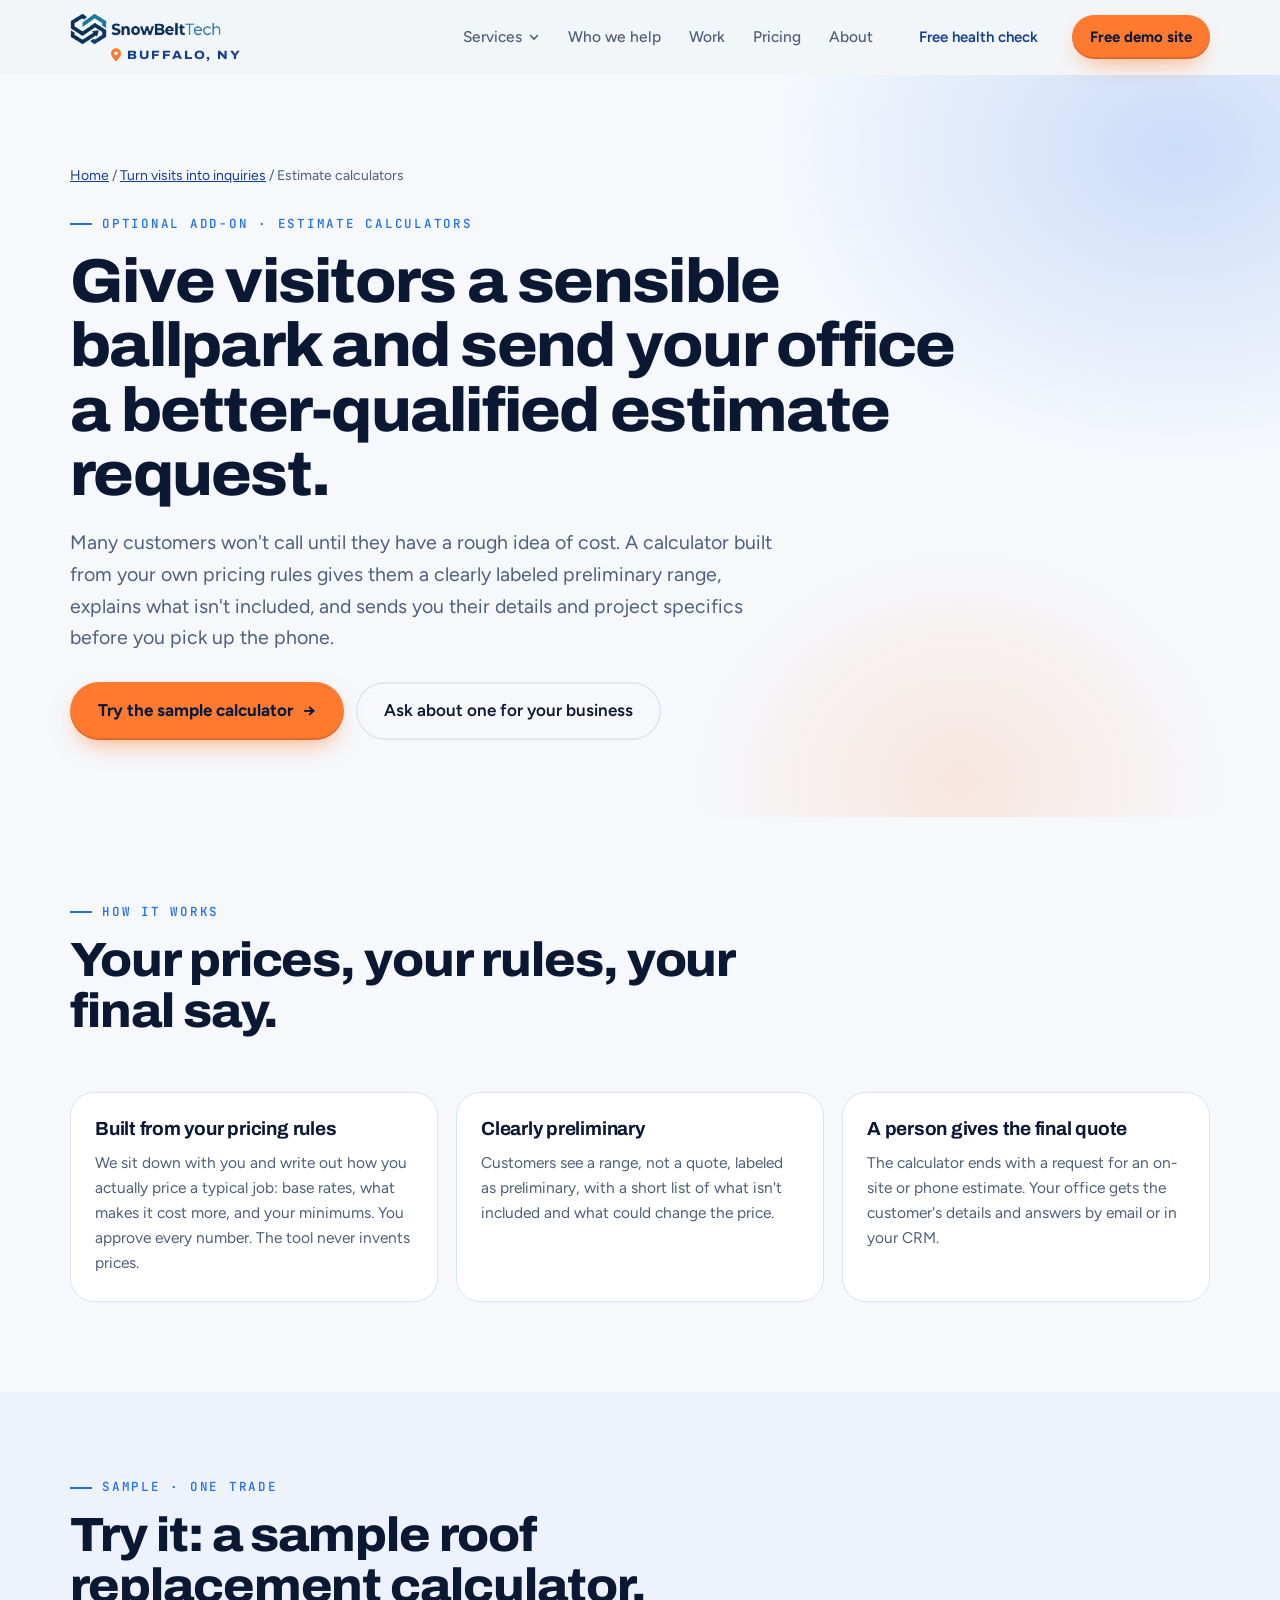
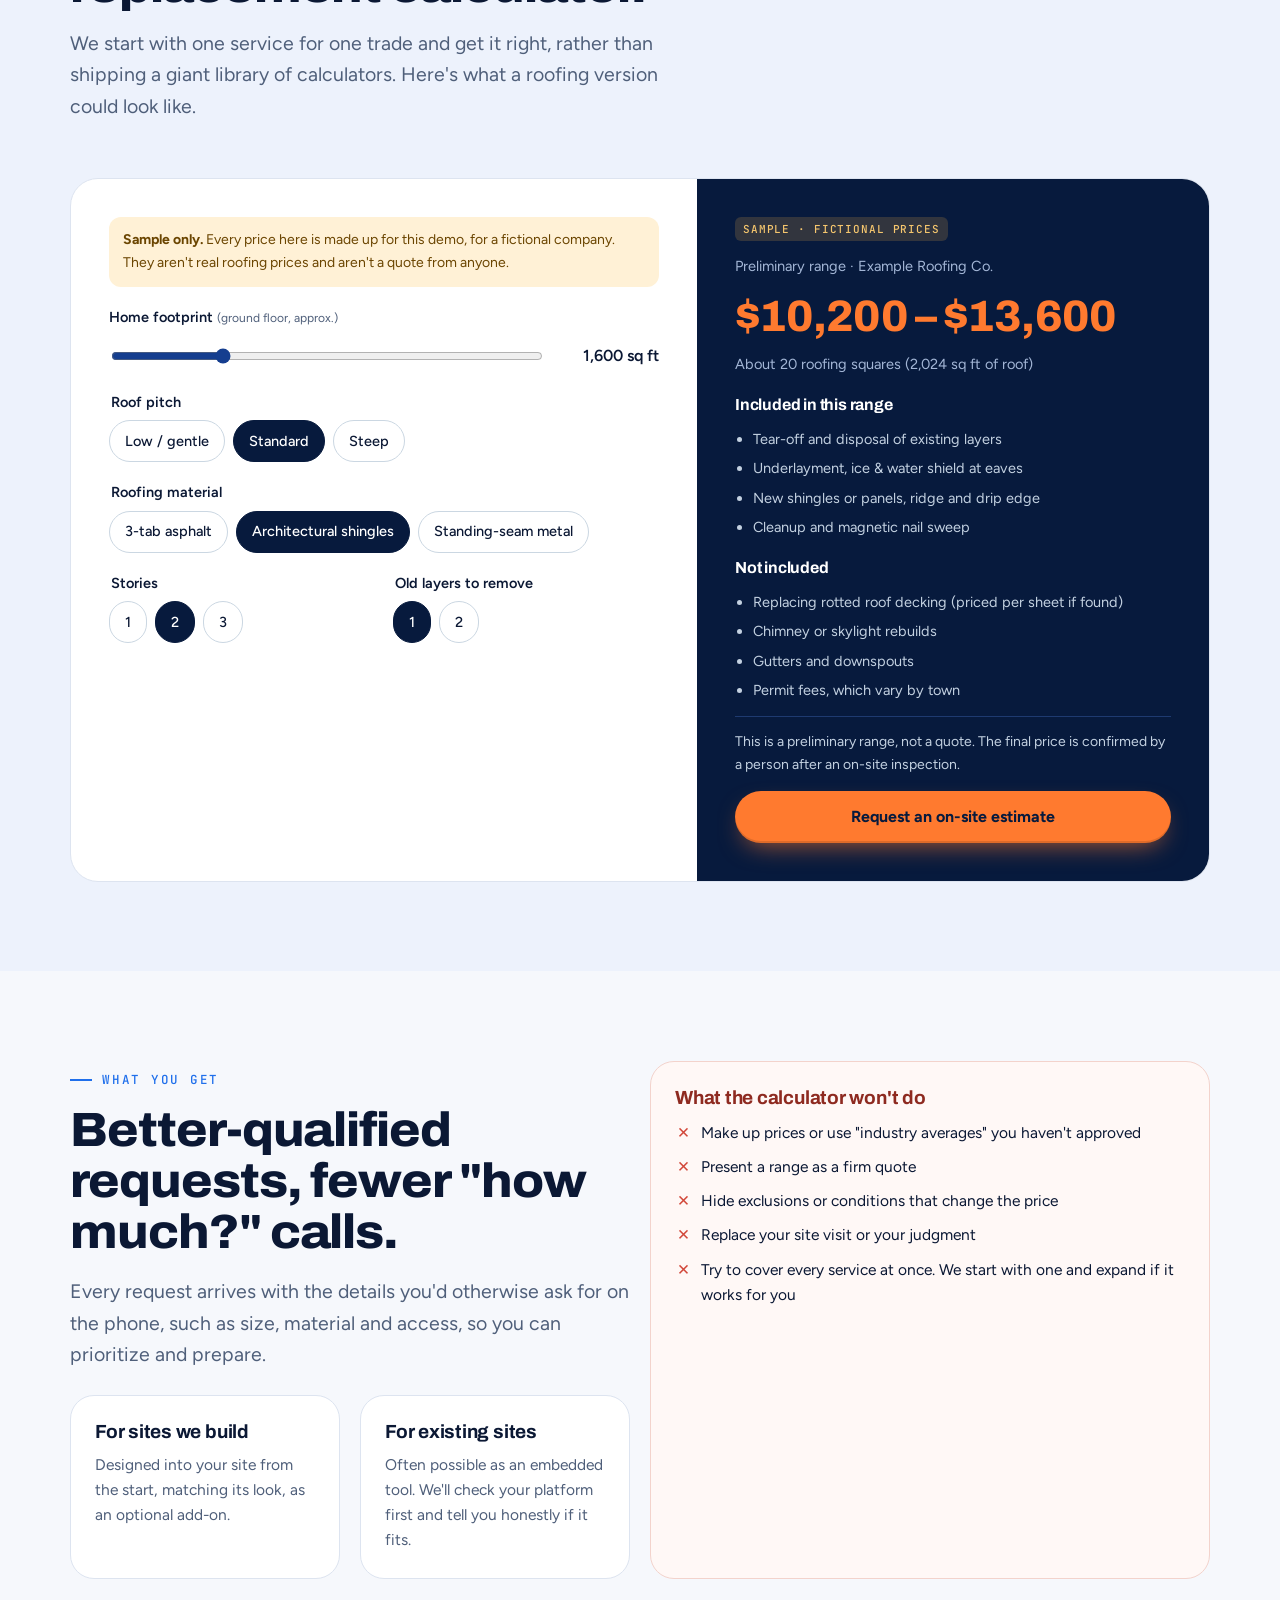
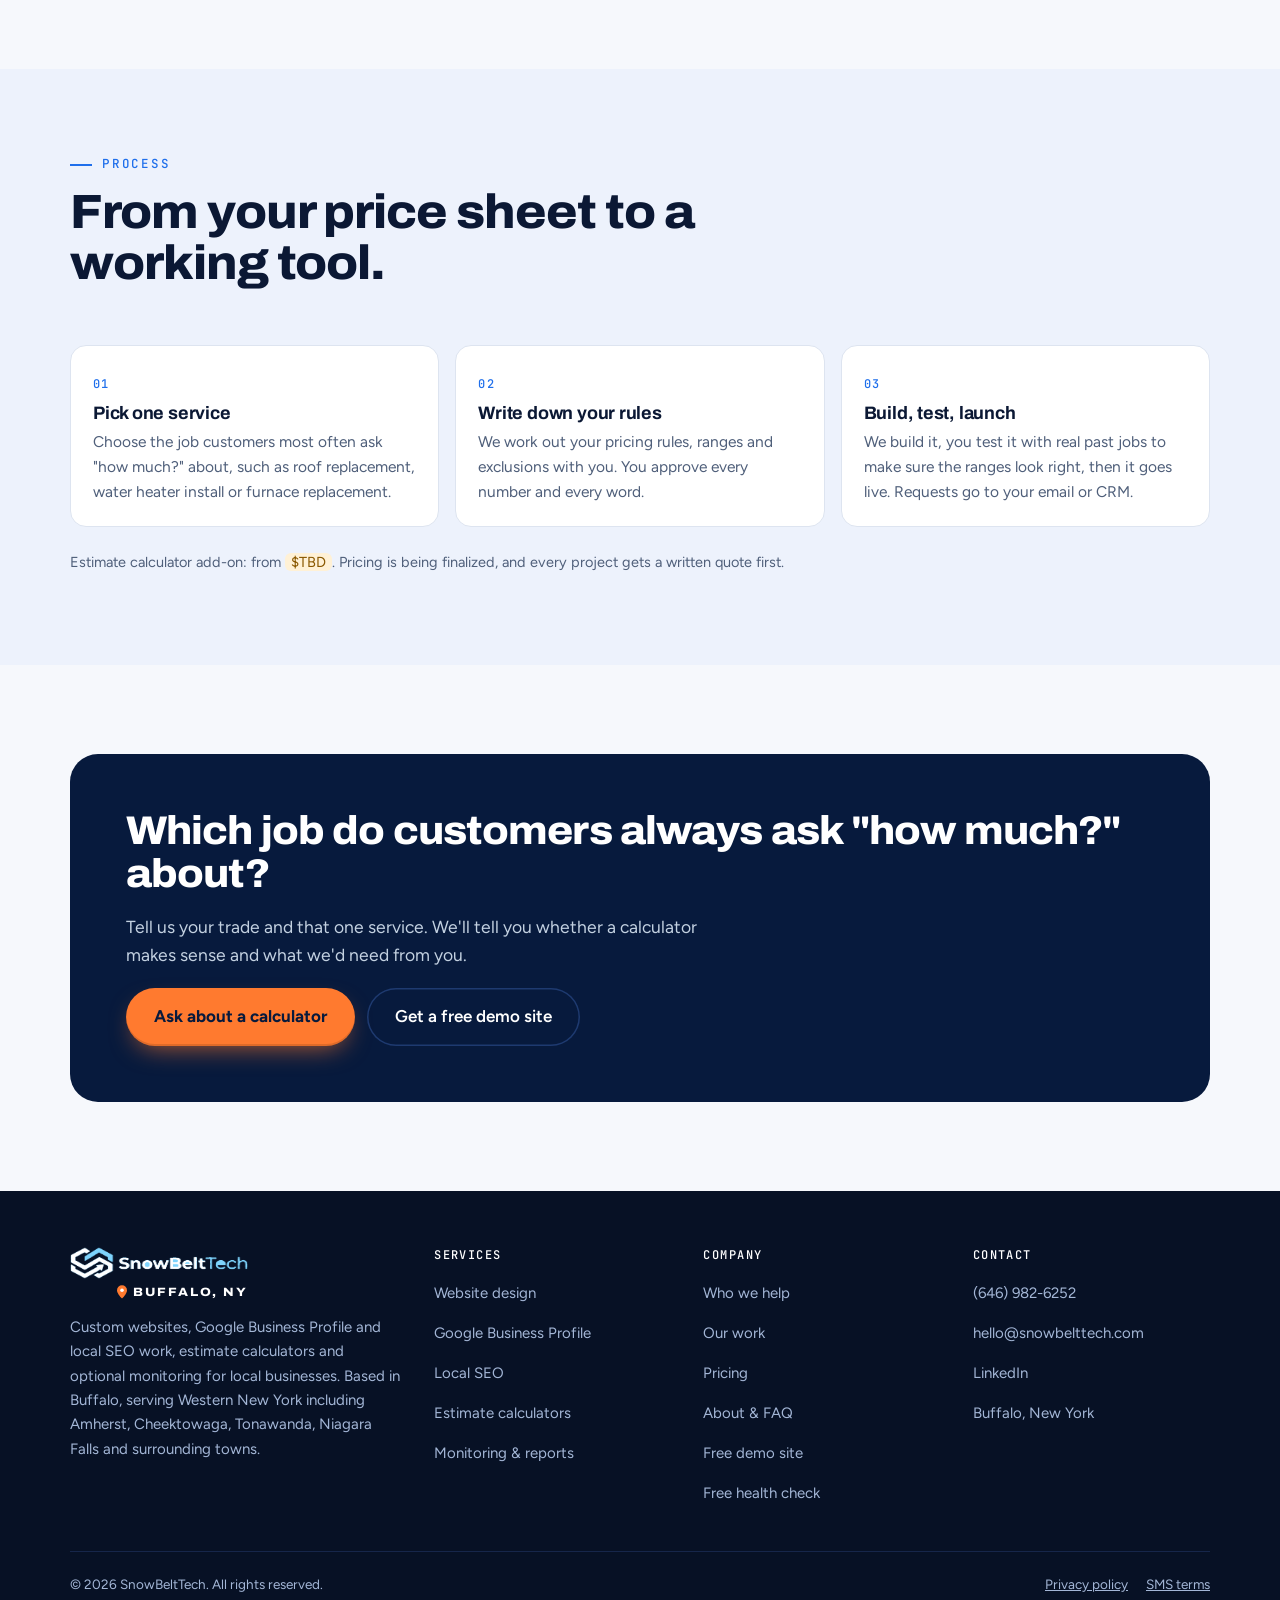
<file: estimate-calculators/index.html>
<!doctype html>
<html lang="en">
<head>
<meta charset="utf-8">
<meta name="viewport" content="width=device-width, initial-scale=1, viewport-fit=cover">
<title>Estimate Calculators &amp; Quote Tools for Contractors | SnowBeltTech</title>
<meta name="description" content="Website estimate calculators for roofing, plumbing, HVAC and other contractors in Western New York. Built from your own approved pricing rules, with clearly labeled preliminary ranges, exclusions and better-qualified quote requests.">
<link rel="canonical" href="https://snowbelttech.com/estimate-calculators/">
<meta name="robots" content="index, follow">
<meta property="og:type" content="website">
<meta property="og:url" content="https://snowbelttech.com/estimate-calculators/">
<meta property="og:title" content="Estimate Calculators &amp; Quote Tools for Contractors | SnowBeltTech">
<meta property="og:description" content="Website estimate calculators for roofing, plumbing, HVAC and other contractors in Western New York. Built from your own approved pricing rules, with clearly labeled preliminary ranges, exclusions and better-qualified quote requests.">
<meta property="og:image" content="https://snowbelttech.com/assets/og-image.png">
<meta name="twitter:card" content="summary_large_image">
<meta name="twitter:image" content="https://snowbelttech.com/assets/og-image.png">
<link rel="icon" href="/assets/favicon.ico" sizes="32x32">
<link rel="icon" href="/assets/favicon-32.png" type="image/png">
<link rel="apple-touch-icon" href="/assets/apple-touch-icon.png">
<meta name="theme-color" content="#0A1730">
<link rel="preconnect" href="https://fonts.googleapis.com">
<link rel="preconnect" href="https://fonts.gstatic.com" crossorigin>
<link href="https://fonts.googleapis.com/css2?family=Archivo:wdth,wght@100..125,500..900&family=Figtree:wght@400;500;600;700&family=Instrument+Serif:ital@1&family=JetBrains+Mono:wght@400;500&display=swap" rel="stylesheet">
<script type="application/ld+json">
{
  "@context": "https://schema.org",
  "@type": "Service",
  "name": "Contractor estimate calculators and guided quote tools",
  "url": "https://snowbelttech.com/estimate-calculators/",
  "areaServed": "Western New York",
  "provider": { "@type": "ProfessionalService", "name": "SnowBeltTech", "url": "https://snowbelttech.com", "telephone": "+1-646-982-6252",
    "address": { "@type": "PostalAddress", "addressLocality": "Buffalo", "addressRegion": "NY", "addressCountry": "US" } }
}
</script>
<link rel="stylesheet" href="/assets/site.css?v=20261108d">
</head>
<body>
<a class="skip" href="#main">Skip to content</a>

<!--HEADER-->
<header class="top" id="top">
  <div class="wrap">
    <a class="logo" href="/" aria-label="SnowBeltTech home, Buffalo, NY"><img src="/assets/snowbelttech-wordmark.png" alt="SnowBeltTech" width="205" height="43"><span class="loc"><svg width="12" height="14" viewBox="0 0 12 14" aria-hidden="true"><path d="M6 13.5S1 8.9 1 5.2a5 5 0 0 1 10 0C11 8.9 6 13.5 6 13.5z" fill="currentColor"/><circle cx="6" cy="5.2" r="1.8" fill="#fff"/></svg>Buffalo, NY</span></a>
    <nav class="nav" aria-label="Main">
      <div class="dd">
        <button class="dd-btn" type="button" aria-expanded="false" aria-controls="dd-services">Services <svg width="12" height="12" viewBox="0 0 12 12" aria-hidden="true"><path d="M2.5 4.5L6 8l3.5-3.5" fill="none" stroke="currentColor" stroke-width="1.6" stroke-linecap="round"/></svg></button>
        <div class="dd-menu" id="dd-services">
          <a href="/#services"><b>Website design</b><span>Free demo site, unlimited revisions</span></a>
          <a href="/google-business-profile/"><b>Google Business Profile</b><span>Setup, cleanup and management</span></a>
          <a href="/local-seo/"><b>Local SEO</b><span>Analysis or done-for-you implementation</span></a>
          <a href="/estimate-calculators/"><b>Estimate calculators</b><span>Ballpark pricing, better quote requests</span></a>
          <a href="/#keep-working"><b>Monitoring &amp; reports</b><span>Optional care after launch</span></a>
        </div>
      </div>
      <a href="/#who">Who we help</a>
      <a href="/#work">Work</a>
      <a href="/#pricing">Pricing</a>
      <a href="/#about">About</a>
    </nav>
    <a class="nav-check" href="/?mode=health#get-started">Free health check</a>
    <a class="btn btn-signal cta" href="/#get-started">Free demo site</a>
    <a class="call" href="tel:+16469826252" aria-label="Call SnowBeltTech at (646) 982-6252">
      <svg width="16" height="16" viewBox="0 0 24 24" fill="none" stroke="currentColor" stroke-width="2" aria-hidden="true"><path d="M5 4h4l2 5-2.5 1.5a11 11 0 0 0 5 5L15 13l5 2v4a2 2 0 0 1-2 2A16 16 0 0 1 3 6a2 2 0 0 1 2-2"/></svg>Call
    </a>
    <button class="menu-btn" type="button" aria-expanded="false" aria-controls="mobile-menu" aria-label="Open menu"><span></span></button>
  </div>
  <nav class="mobile-menu" id="mobile-menu" aria-label="Mobile">
    <span class="mm-label">Services</span>
    <a href="/#services">Website design</a>
    <a href="/google-business-profile/">Google Business Profile</a>
    <a href="/local-seo/">Local SEO</a>
    <a href="/estimate-calculators/">Estimate calculators</a>
    <a href="/#keep-working">Monitoring &amp; reports</a>
    <span class="mm-label">Company</span>
    <a href="/#who">Who we help</a>
    <a href="/#work">Work</a>
    <a href="/#pricing">Pricing</a>
    <a href="/#about">About</a>
    <a href="tel:+16469826252">Call (646) 982-6252</a>
    <a class="btn btn-signal" href="/#get-started">Get a free demo site</a>
    <a class="btn btn-ghost" href="/?mode=health#get-started">Free health check</a>
  </nav>
</header>
<!--/HEADER-->

<main id="main">
<section class="page-hero" aria-labelledby="pg-title">
  <div class="wrap">
    <div class="crumbs"><a href="/">Home</a> / <a href="/#inquiries">Turn visits into inquiries</a> / Estimate calculators</div>
    <span class="eyebrow">Optional add-on · Estimate calculators</span>
    <h1 id="pg-title">Give visitors a sensible ballpark and send your office a better-qualified estimate request.</h1>
    <p class="lede">Many customers won't call until they have a rough idea of cost. A calculator built from your own pricing rules gives them a clearly labeled preliminary range, explains what isn't included, and sends you their details and project specifics before you pick up the phone.</p>
    <div class="hero-ctas">
      <a class="btn btn-signal btn-lg" href="#sample">Try the sample calculator <span class="arrow" aria-hidden="true">→</span></a>
      <a class="btn btn-ghost btn-lg" href="/?mode=other&amp;need=Estimate%20calculator#get-started">Ask about one for your business</a>
    </div>
  </div>
</section>

<section class="page-sec" aria-labelledby="how-title">
  <div class="wrap">
    <div class="sec-head reveal">
      <span class="eyebrow">How it works</span>
      <h2 id="how-title">Your prices, your rules, your final say.</h2>
    </div>
    <div class="grid-3">
      <div class="box reveal"><h3>Built from your pricing rules</h3><p>We sit down with you and write out how you actually price a typical job: base rates, what makes it cost more, and your minimums. You approve every number. The tool never invents prices.</p></div>
      <div class="box reveal"><h3>Clearly preliminary</h3><p>Customers see a range, not a quote, labeled as preliminary, with a short list of what isn't included and what could change the price.</p></div>
      <div class="box reveal"><h3>A person gives the final quote</h3><p>The calculator ends with a request for an on-site or phone estimate. Your office gets the customer's details and answers by email or in your CRM.</p></div>
    </div>
  </div>
</section>

<section class="page-sec tint" id="sample" aria-labelledby="sample-title">
  <div class="wrap">
    <div class="sec-head reveal">
      <span class="eyebrow">Sample · one trade</span>
      <h2 id="sample-title">Try it: a sample roof replacement calculator.</h2>
      <p class="lede">We start with one service for one trade and get it right, rather than shipping a giant library of calculators. Here's what a roofing version could look like.</p>
    </div>

    <div class="calc reveal">
      <form class="calc-in" id="calc" novalidate>
        <div class="calc-banner" role="note"><b>Sample only.</b> Every price here is made up for this demo, for a fictional company. They aren't real roofing prices and aren't a quote from anyone.</div>

        <div class="fld">
          <label for="c-area">Home footprint <small>(ground floor, approx.)</small></label>
          <div class="range-row"><input id="c-area" type="range" min="800" max="4000" step="50" value="1600" aria-describedby="c-area-out"><output id="c-area-out" for="c-area">1,600 sq ft</output></div>
        </div>

        <fieldset class="fld">
          <legend>Roof pitch</legend>
          <div class="pills">
            <label class="pill"><input type="radio" name="pitch" value="low"><span>Low / gentle</span></label>
            <label class="pill"><input type="radio" name="pitch" value="std" checked><span>Standard</span></label>
            <label class="pill"><input type="radio" name="pitch" value="steep"><span>Steep</span></label>
          </div>
        </fieldset>

        <fieldset class="fld">
          <legend>Roofing material</legend>
          <div class="pills">
            <label class="pill"><input type="radio" name="mat" value="tab"><span>3-tab asphalt</span></label>
            <label class="pill"><input type="radio" name="mat" value="arch" checked><span>Architectural shingles</span></label>
            <label class="pill"><input type="radio" name="mat" value="metal"><span>Standing-seam metal</span></label>
          </div>
        </fieldset>

        <div class="row">
          <fieldset class="fld">
            <legend>Stories</legend>
            <div class="pills">
              <label class="pill"><input type="radio" name="stories" value="1"><span>1</span></label>
              <label class="pill"><input type="radio" name="stories" value="2" checked><span>2</span></label>
              <label class="pill"><input type="radio" name="stories" value="3"><span>3</span></label>
            </div>
          </fieldset>
          <fieldset class="fld">
            <legend>Old layers to remove</legend>
            <div class="pills">
              <label class="pill"><input type="radio" name="layers" value="1" checked><span>1</span></label>
              <label class="pill"><input type="radio" name="layers" value="2"><span>2</span></label>
            </div>
          </fieldset>
        </div>
      </form>

      <div class="calc-out" aria-live="polite">
        <span class="sample-tag" style="justify-self:start">Sample · fictional prices</span>
        <small>Preliminary range · Example Roofing Co.</small>
        <div class="big-range" id="c-range">$10,200 – $13,600</div>
        <small id="c-detail">About 20 roofing squares (2,024 sq ft of roof)</small>
        <h3>Included in this range</h3>
        <ul><li>Tear-off and disposal of existing layers</li><li>Underlayment, ice &amp; water shield at eaves</li><li>New shingles or panels, ridge and drip edge</li><li>Cleanup and magnetic nail sweep</li></ul>
        <h3>Not included</h3>
        <ul><li>Replacing rotted roof decking (priced per sheet if found)</li><li>Chimney or skylight rebuilds</li><li>Gutters and downspouts</li><li>Permit fees, which vary by town</li></ul>
        <p class="calc-note">This is a preliminary range, not a quote. The final price is confirmed by a person after an on-site inspection.</p>
        <button class="btn btn-signal" type="button" id="c-request">Request an on-site estimate</button>
        <div class="demo-msg" id="c-demo" hidden>This is a demo, so nothing was sent. On your website, this button opens a short form and sends the customer's details and their calculator answers to your email or CRM.</div>
      </div>
    </div>
  </div>
</section>

<section class="page-sec" aria-labelledby="get-title">
  <div class="wrap grid-2">
    <div class="reveal">
      <span class="eyebrow">What you get</span>
      <h2 id="get-title" style="margin-top:16px">Better-qualified requests, fewer "how much?" calls.</h2>
      <p class="lede" style="margin-top:18px">Every request arrives with the details you'd otherwise ask for on the phone, such as size, material and access, so you can prioritize and prepare.</p>
      <div class="grid-2" style="margin-top:24px">
        <div class="box"><h3>For sites we build</h3><p>Designed into your site from the start, matching its look, as an optional add-on.</p></div>
        <div class="box"><h3>For existing sites</h3><p>Often possible as an embedded tool. We'll check your platform first and tell you honestly if it fits.</p></div>
      </div>
    </div>
    <div class="dont reveal">
      <h3>What the calculator won't do</h3>
      <ul>
        <li>Make up prices or use "industry averages" you haven't approved</li>
        <li>Present a range as a firm quote</li>
        <li>Hide exclusions or conditions that change the price</li>
        <li>Replace your site visit or your judgment</li>
        <li>Try to cover every service at once. We start with one and expand if it works for you</li>
      </ul>
    </div>
  </div>
</section>

<section class="page-sec tint" aria-labelledby="steps-title">
  <div class="wrap">
    <div class="sec-head reveal">
      <span class="eyebrow">Process</span>
      <h2 id="steps-title">From your price sheet to a working tool.</h2>
    </div>
    <ol class="steps-inline">
      <li class="reveal"><h3>Pick one service</h3><p>Choose the job customers most often ask "how much?" about, such as roof replacement, water heater install or furnace replacement.</p></li>
      <li class="reveal"><h3>Write down your rules</h3><p>We work out your pricing rules, ranges and exclusions with you. You approve every number and every word.</p></li>
      <li class="reveal"><h3>Build, test, launch</h3><p>We build it, you test it with real past jobs to make sure the ranges look right, then it goes live. Requests go to your email or CRM.</p></li>
    </ol>
    <p class="price-note reveal">Estimate calculator add-on: from <span class="tbd">$TBD</span>. Pricing is being finalized, and every project gets a written quote first.</p>
  </div>
</section>

<section class="page-sec" aria-label="Get started">
  <div class="wrap">
    <div class="cta-band reveal">
      <h2>Which job do customers always ask "how much?" about?</h2>
      <p>Tell us your trade and that one service. We'll tell you whether a calculator makes sense and what we'd need from you.</p>
      <div class="row-btns">
        <a class="btn btn-signal btn-lg" href="/?mode=other&amp;need=Estimate%20calculator#get-started">Ask about a calculator</a>
        <a class="btn btn-ghost btn-lg" href="/#get-started">Get a free demo site</a>
      </div>
    </div>
  </div>
</section>
</main>

<!--FOOTER-->
<footer>
  <div class="wrap">
    <div class="foot">
      <div>
        <div class="foot-logo"><img src="/assets/snowbelttech-wordmark-light.png" alt="SnowBeltTech" width="190" height="40"><span class="loc loc-dark"><svg width="12" height="14" viewBox="0 0 12 14" aria-hidden="true"><path d="M6 13.5S1 8.9 1 5.2a5 5 0 0 1 10 0C11 8.9 6 13.5 6 13.5z" fill="currentColor"/><circle cx="6" cy="5.2" r="1.8" fill="#fff"/></svg>Buffalo, NY</span></div>
        <p>Custom websites, Google Business Profile and local SEO work, estimate calculators and optional monitoring for local businesses. Based in Buffalo, serving Western New York including Amherst, Cheektowaga, Tonawanda, Niagara Falls and surrounding towns.</p>
      </div>
      <div><h4>Services</h4><ul><li><a href="/#services">Website design</a></li><li><a href="/google-business-profile/">Google Business Profile</a></li><li><a href="/local-seo/">Local SEO</a></li><li><a href="/estimate-calculators/">Estimate calculators</a></li><li><a href="/#keep-working">Monitoring &amp; reports</a></li></ul></div>
      <div><h4>Company</h4><ul><li><a href="/#who">Who we help</a></li><li><a href="/#work">Our work</a></li><li><a href="/#pricing">Pricing</a></li><li><a href="/#about">About &amp; FAQ</a></li><li><a href="/#get-started">Free demo site</a></li><li><a href="/?mode=health#get-started">Free health check</a></li></ul></div>
      <div><h4>Contact</h4><ul><li><a href="tel:+16469826252">(646) 982-6252</a></li><li><a href="mailto:hello@snowbelttech.com">hello@snowbelttech.com</a></li><li><a href="https://www.linkedin.com/company/snowbelt-tech" rel="noopener" target="_blank">LinkedIn</a></li><li><span style="display:inline-flex;min-height:36px;align-items:center">Buffalo, New York</span></li></ul></div>
    </div>
    <div class="legal"><span>© <span id="yr">2026</span> SnowBeltTech. All rights reserved.</span><nav aria-label="Legal"><a href="/privacy-policy/">Privacy policy</a><a href="/sms-terms/">SMS terms</a></nav></div>
  </div>
</footer>
<!--/FOOTER-->

<script src="/assets/site.js?v=20261108" defer></script>
<script>
(function(){
  // SAMPLE PRICING ONLY: fictional numbers for a demo, not real roofing prices.
  const PITCH = { low: 1.05, std: 1.15, steep: 1.35 };
  const MATERIAL = { tab: [330, 420], arch: [400, 520], metal: [850, 1200] };   // per roofing square (100 sq ft)
  const TEAROFF = [70, 100];                                                    // per square, per layer
  const STORIES = { 1: 1.00, 2: 1.08, 3: 1.18 };
  const OVERHANG = 1.10;
  const f = document.getElementById('calc');
  const val = n => f.querySelector('input[name=' + n + ']:checked').value;
  const money = n => '$' + n.toLocaleString('en-US');
  function calc(){
    const area = +document.getElementById('c-area').value;
    document.getElementById('c-area-out').textContent = area.toLocaleString('en-US') + ' sq ft';
    const roof = area * PITCH[val('pitch')] * OVERHANG;
    const sq = roof / 100;
    const [ml, mh] = MATERIAL[val('mat')];
    const layers = +val('layers'), st = STORIES[val('stories')];
    const lo = Math.floor(sq * (ml + TEAROFF[0] * layers) * st / 100) * 100;
    const hi = Math.ceil(sq * (mh + TEAROFF[1] * layers) * st / 100) * 100;
    document.getElementById('c-range').textContent = money(lo) + ' – ' + money(hi);
    document.getElementById('c-detail').textContent = 'About ' + Math.round(sq) + ' roofing squares (' + Math.round(roof).toLocaleString('en-US') + ' sq ft of roof)';
  }
  f.addEventListener('input', calc); f.addEventListener('change', calc); calc();
  document.getElementById('c-request').addEventListener('click', () => { document.getElementById('c-demo').hidden = false; });
})();
</script>
</body>
</html>
</file>
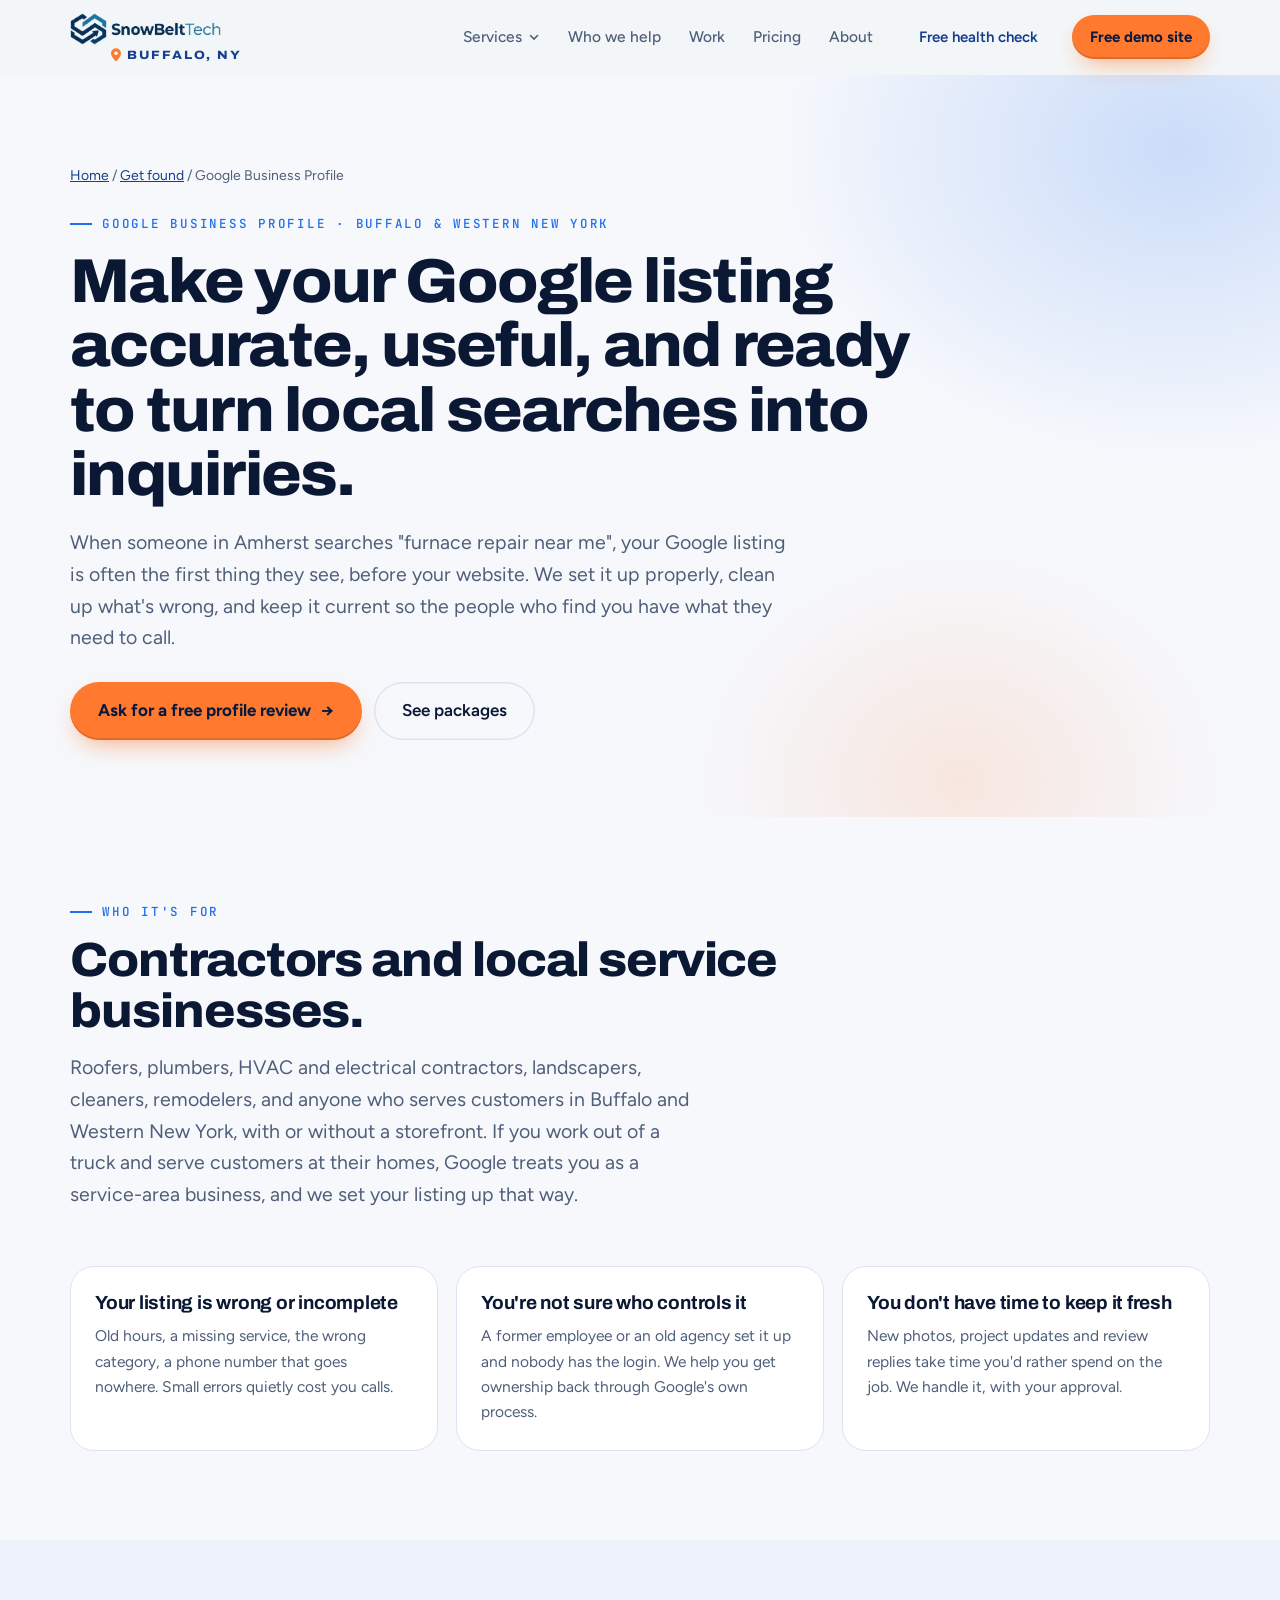
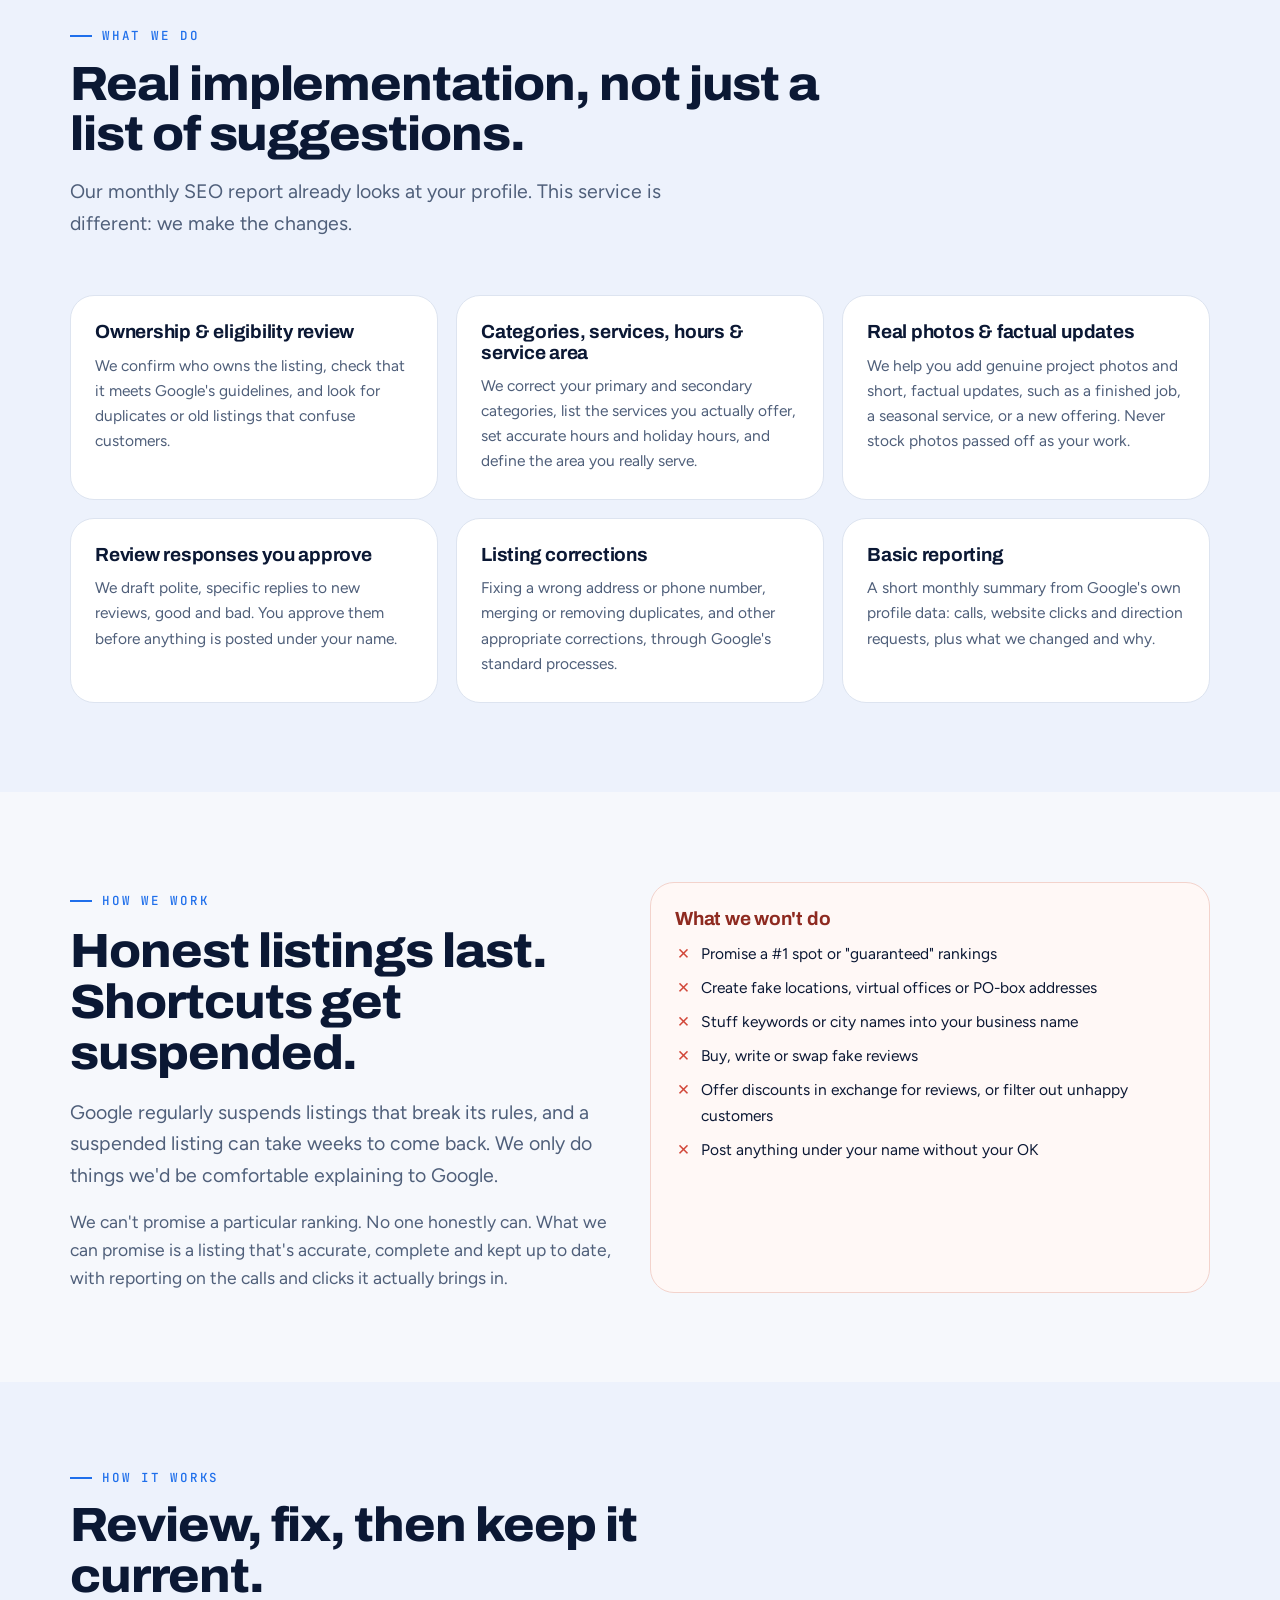
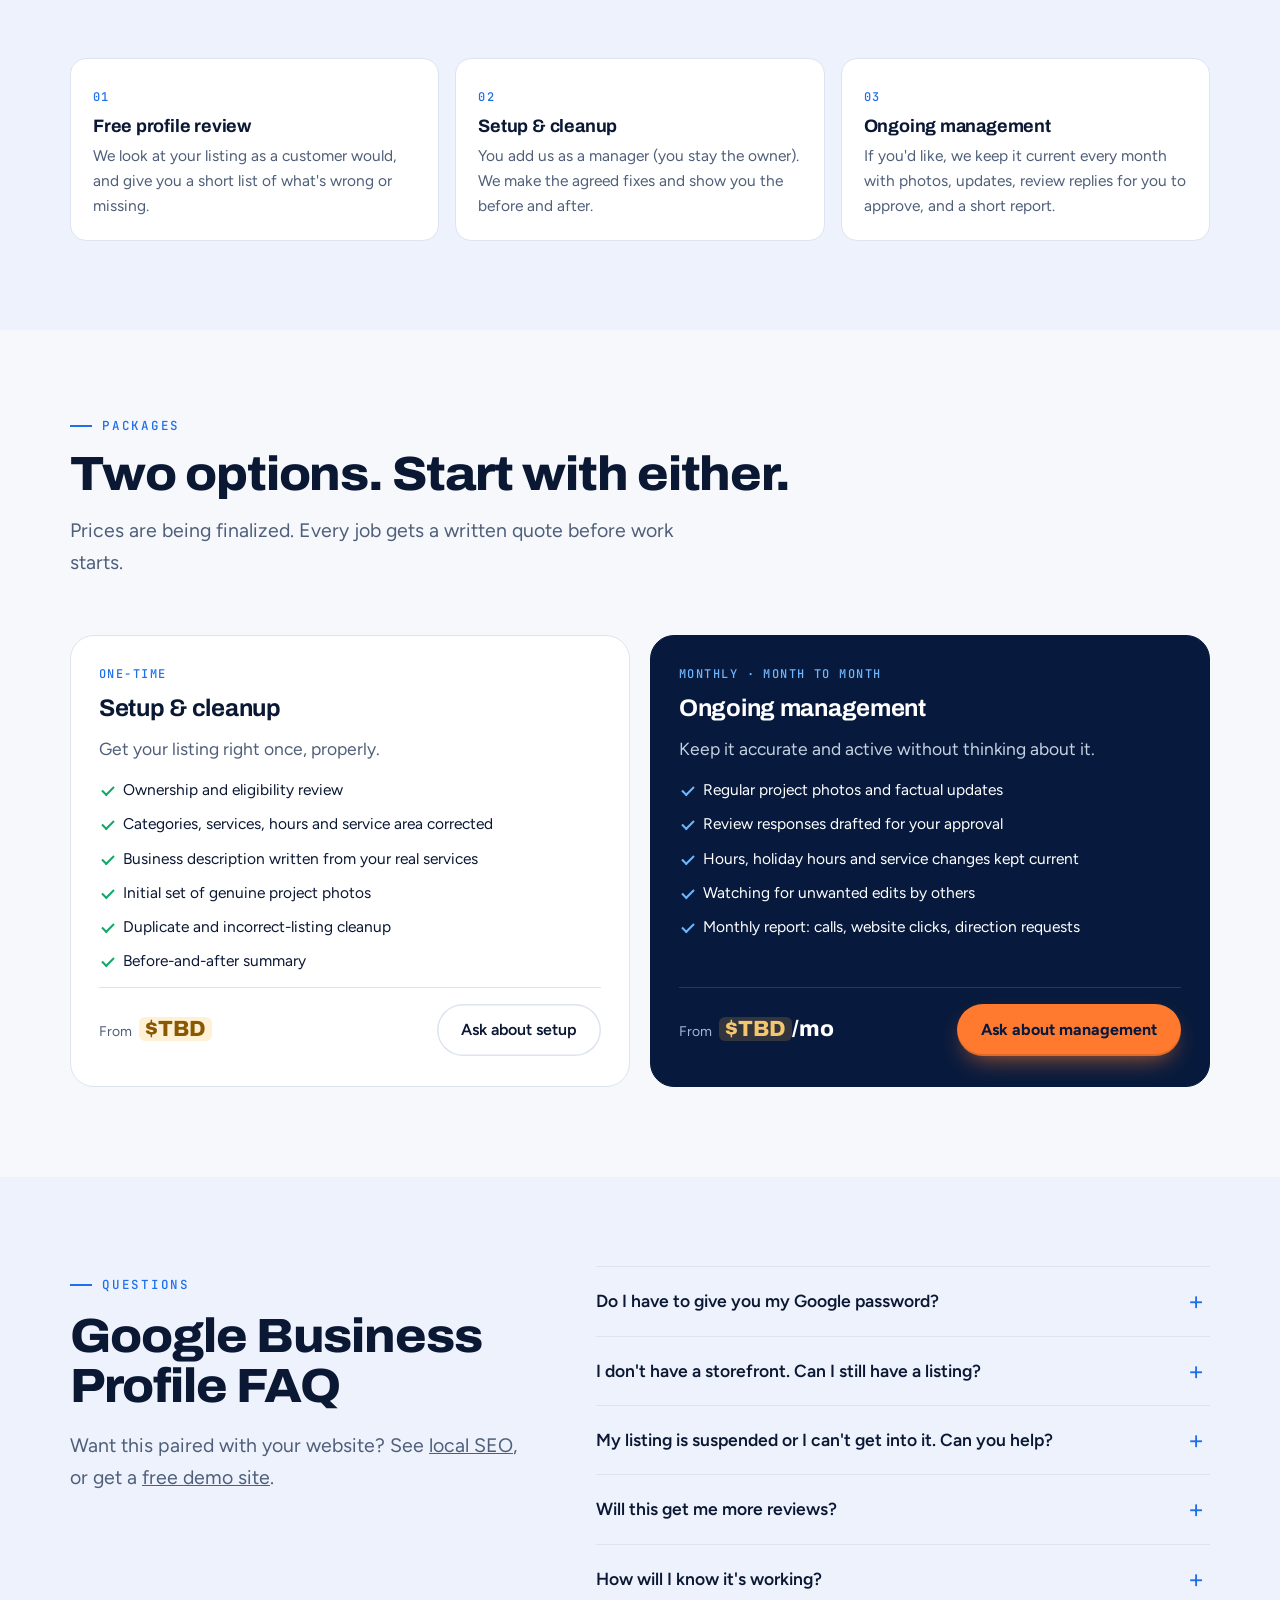
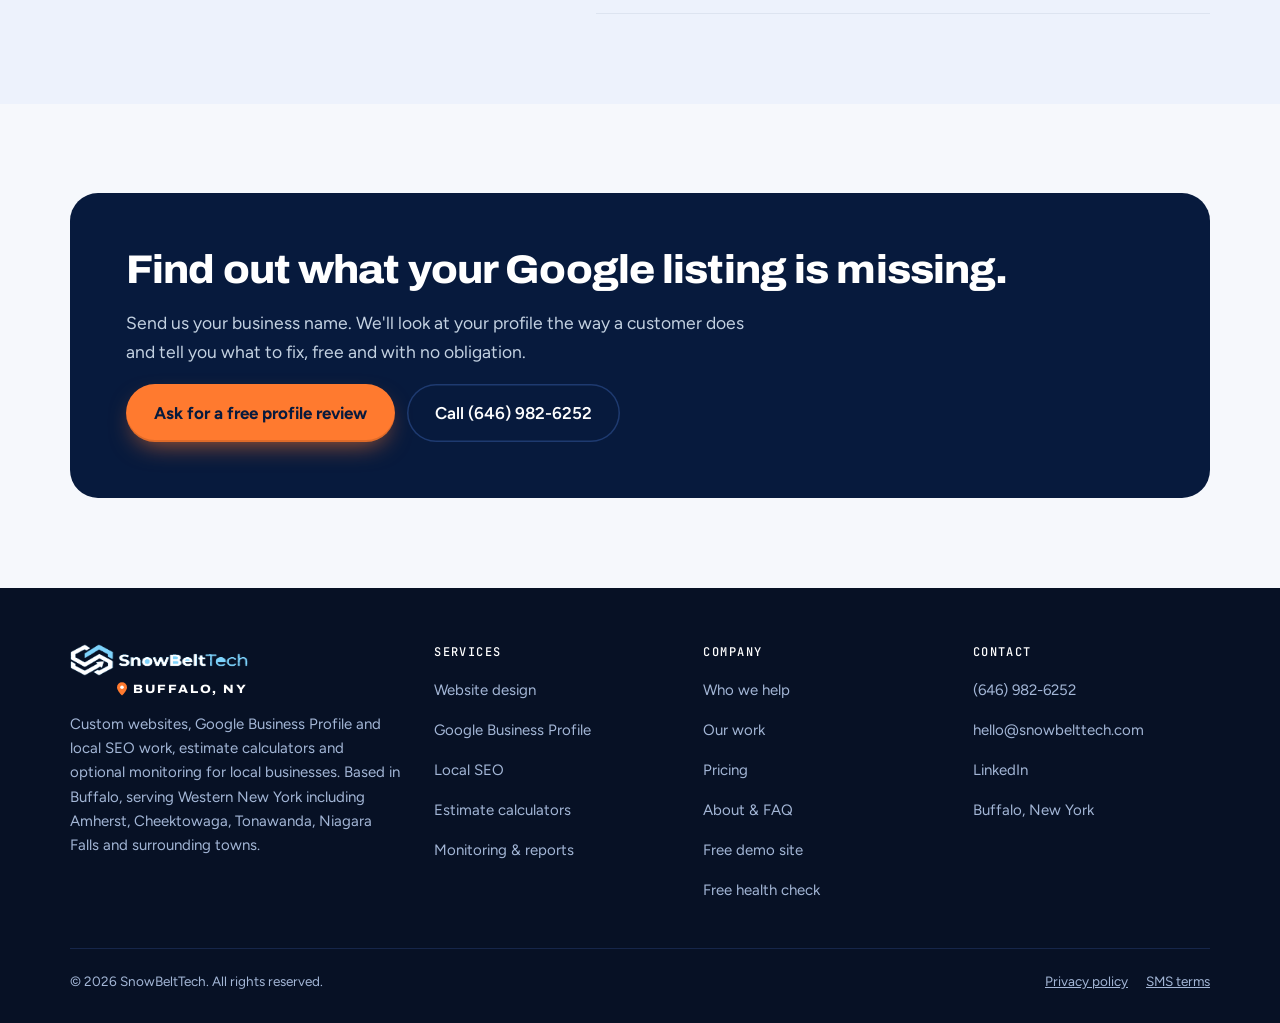
<file: google-business-profile/index.html>
<!doctype html>
<html lang="en">
<head>
<meta charset="utf-8">
<meta name="viewport" content="width=device-width, initial-scale=1, viewport-fit=cover">
<title>Google Business Profile Management for Buffalo &amp; WNY Contractors | SnowBeltTech</title>
<meta name="description" content="Google Business Profile setup, cleanup and ongoing management for Buffalo and Western New York contractors and local service businesses. Accurate categories, services, hours and service areas, real project photos, and owner-approved review responses.">
<link rel="canonical" href="https://snowbelttech.com/google-business-profile/">
<meta name="robots" content="index, follow">
<meta property="og:type" content="website">
<meta property="og:url" content="https://snowbelttech.com/google-business-profile/">
<meta property="og:title" content="Google Business Profile Management for Buffalo &amp; WNY Contractors | SnowBeltTech">
<meta property="og:description" content="Google Business Profile setup, cleanup and ongoing management for Buffalo and Western New York contractors and local service businesses. Accurate categories, services, hours and service areas, real project photos, and owner-approved review responses.">
<meta property="og:image" content="https://snowbelttech.com/assets/og-image.png">
<meta name="twitter:card" content="summary_large_image">
<meta name="twitter:image" content="https://snowbelttech.com/assets/og-image.png">
<link rel="icon" href="/assets/favicon.ico" sizes="32x32">
<link rel="icon" href="/assets/favicon-32.png" type="image/png">
<link rel="apple-touch-icon" href="/assets/apple-touch-icon.png">
<meta name="theme-color" content="#0A1730">
<link rel="preconnect" href="https://fonts.googleapis.com">
<link rel="preconnect" href="https://fonts.gstatic.com" crossorigin>
<link href="https://fonts.googleapis.com/css2?family=Archivo:wdth,wght@100..125,500..900&family=Figtree:wght@400;500;600;700&family=Instrument+Serif:ital@1&family=JetBrains+Mono:wght@400;500&display=swap" rel="stylesheet">
<script type="application/ld+json">
{
  "@context": "https://schema.org",
  "@type": "Service",
  "name": "Google Business Profile setup and management",
  "url": "https://snowbelttech.com/google-business-profile/",
  "areaServed": "Western New York",
  "provider": { "@type": "ProfessionalService", "name": "SnowBeltTech", "url": "https://snowbelttech.com", "telephone": "+1-646-982-6252",
    "address": { "@type": "PostalAddress", "addressLocality": "Buffalo", "addressRegion": "NY", "addressCountry": "US" } }
}
</script>
<link rel="stylesheet" href="/assets/site.css?v=20261108d">
</head>
<body>
<a class="skip" href="#main">Skip to content</a>

<!--HEADER-->
<header class="top" id="top">
  <div class="wrap">
    <a class="logo" href="/" aria-label="SnowBeltTech home, Buffalo, NY"><img src="/assets/snowbelttech-wordmark.png" alt="SnowBeltTech" width="205" height="43"><span class="loc"><svg width="12" height="14" viewBox="0 0 12 14" aria-hidden="true"><path d="M6 13.5S1 8.9 1 5.2a5 5 0 0 1 10 0C11 8.9 6 13.5 6 13.5z" fill="currentColor"/><circle cx="6" cy="5.2" r="1.8" fill="#fff"/></svg>Buffalo, NY</span></a>
    <nav class="nav" aria-label="Main">
      <div class="dd">
        <button class="dd-btn" type="button" aria-expanded="false" aria-controls="dd-services">Services <svg width="12" height="12" viewBox="0 0 12 12" aria-hidden="true"><path d="M2.5 4.5L6 8l3.5-3.5" fill="none" stroke="currentColor" stroke-width="1.6" stroke-linecap="round"/></svg></button>
        <div class="dd-menu" id="dd-services">
          <a href="/#services"><b>Website design</b><span>Free demo site, unlimited revisions</span></a>
          <a href="/google-business-profile/"><b>Google Business Profile</b><span>Setup, cleanup and management</span></a>
          <a href="/local-seo/"><b>Local SEO</b><span>Analysis or done-for-you implementation</span></a>
          <a href="/estimate-calculators/"><b>Estimate calculators</b><span>Ballpark pricing, better quote requests</span></a>
          <a href="/#keep-working"><b>Monitoring &amp; reports</b><span>Optional care after launch</span></a>
        </div>
      </div>
      <a href="/#who">Who we help</a>
      <a href="/#work">Work</a>
      <a href="/#pricing">Pricing</a>
      <a href="/#about">About</a>
    </nav>
    <a class="nav-check" href="/?mode=health#get-started">Free health check</a>
    <a class="btn btn-signal cta" href="/#get-started">Free demo site</a>
    <a class="call" href="tel:+16469826252" aria-label="Call SnowBeltTech at (646) 982-6252">
      <svg width="16" height="16" viewBox="0 0 24 24" fill="none" stroke="currentColor" stroke-width="2" aria-hidden="true"><path d="M5 4h4l2 5-2.5 1.5a11 11 0 0 0 5 5L15 13l5 2v4a2 2 0 0 1-2 2A16 16 0 0 1 3 6a2 2 0 0 1 2-2"/></svg>Call
    </a>
    <button class="menu-btn" type="button" aria-expanded="false" aria-controls="mobile-menu" aria-label="Open menu"><span></span></button>
  </div>
  <nav class="mobile-menu" id="mobile-menu" aria-label="Mobile">
    <span class="mm-label">Services</span>
    <a href="/#services">Website design</a>
    <a href="/google-business-profile/">Google Business Profile</a>
    <a href="/local-seo/">Local SEO</a>
    <a href="/estimate-calculators/">Estimate calculators</a>
    <a href="/#keep-working">Monitoring &amp; reports</a>
    <span class="mm-label">Company</span>
    <a href="/#who">Who we help</a>
    <a href="/#work">Work</a>
    <a href="/#pricing">Pricing</a>
    <a href="/#about">About</a>
    <a href="tel:+16469826252">Call (646) 982-6252</a>
    <a class="btn btn-signal" href="/#get-started">Get a free demo site</a>
    <a class="btn btn-ghost" href="/?mode=health#get-started">Free health check</a>
  </nav>
</header>
<!--/HEADER-->

<main id="main">
<section class="page-hero" aria-labelledby="pg-title">
  <div class="wrap">
    <div class="crumbs"><a href="/">Home</a> / <a href="/#get-found">Get found</a> / Google Business Profile</div>
    <span class="eyebrow">Google Business Profile · Buffalo &amp; Western New York</span>
    <h1 id="pg-title">Make your Google listing accurate, useful, and ready to turn local searches into inquiries.</h1>
    <p class="lede">When someone in Amherst searches "furnace repair near me", your Google listing is often the first thing they see, before your website. We set it up properly, clean up what's wrong, and keep it current so the people who find you have what they need to call.</p>
    <div class="hero-ctas">
      <a class="btn btn-signal btn-lg" href="/?mode=other&amp;need=Google%20Business%20Profile#get-started">Ask for a free profile review <span class="arrow" aria-hidden="true">→</span></a>
      <a class="btn btn-ghost btn-lg" href="#packages">See packages</a>
    </div>
  </div>
</section>

<section class="page-sec" aria-labelledby="who-title">
  <div class="wrap">
    <div class="sec-head reveal">
      <span class="eyebrow">Who it's for</span>
      <h2 id="who-title">Contractors and local service businesses.</h2>
      <p class="lede">Roofers, plumbers, HVAC and electrical contractors, landscapers, cleaners, remodelers, and anyone who serves customers in Buffalo and Western New York, with or without a storefront. If you work out of a truck and serve customers at their homes, Google treats you as a service-area business, and we set your listing up that way.</p>
    </div>
    <div class="grid-3">
      <div class="box reveal"><h3>Your listing is wrong or incomplete</h3><p>Old hours, a missing service, the wrong category, a phone number that goes nowhere. Small errors quietly cost you calls.</p></div>
      <div class="box reveal"><h3>You're not sure who controls it</h3><p>A former employee or an old agency set it up and nobody has the login. We help you get ownership back through Google's own process.</p></div>
      <div class="box reveal"><h3>You don't have time to keep it fresh</h3><p>New photos, project updates and review replies take time you'd rather spend on the job. We handle it, with your approval.</p></div>
    </div>
  </div>
</section>

<section class="page-sec tint" aria-labelledby="what-title">
  <div class="wrap">
    <div class="sec-head reveal">
      <span class="eyebrow">What we do</span>
      <h2 id="what-title">Real implementation, not just a list of suggestions.</h2>
      <p class="lede">Our monthly SEO report already looks at your profile. This service is different: we make the changes.</p>
    </div>
    <div class="grid-3">
      <div class="box reveal"><h3>Ownership &amp; eligibility review</h3><p>We confirm who owns the listing, check that it meets Google's guidelines, and look for duplicates or old listings that confuse customers.</p></div>
      <div class="box reveal"><h3>Categories, services, hours &amp; service area</h3><p>We correct your primary and secondary categories, list the services you actually offer, set accurate hours and holiday hours, and define the area you really serve.</p></div>
      <div class="box reveal"><h3>Real photos &amp; factual updates</h3><p>We help you add genuine project photos and short, factual updates, such as a finished job, a seasonal service, or a new offering. Never stock photos passed off as your work.</p></div>
      <div class="box reveal"><h3>Review responses you approve</h3><p>We draft polite, specific replies to new reviews, good and bad. You approve them before anything is posted under your name.</p></div>
      <div class="box reveal"><h3>Listing corrections</h3><p>Fixing a wrong address or phone number, merging or removing duplicates, and other appropriate corrections, through Google's standard processes.</p></div>
      <div class="box reveal"><h3>Basic reporting</h3><p>A short monthly summary from Google's own profile data: calls, website clicks and direction requests, plus what we changed and why.</p></div>
    </div>
  </div>
</section>

<section class="page-sec" aria-labelledby="dont-title">
  <div class="wrap grid-2">
    <div class="reveal">
      <span class="eyebrow">How we work</span>
      <h2 id="dont-title" style="margin-top:16px">Honest listings last. Shortcuts get suspended.</h2>
      <p class="lede" style="margin-top:18px">Google regularly suspends listings that break its rules, and a suspended listing can take weeks to come back. We only do things we'd be comfortable explaining to Google.</p>
      <p style="margin-top:16px;color:var(--muted)">We can't promise a particular ranking. No one honestly can. What we can promise is a listing that's accurate, complete and kept up to date, with reporting on the calls and clicks it actually brings in.</p>
    </div>
    <div class="dont reveal">
      <h3>What we won't do</h3>
      <ul>
        <li>Promise a #1 spot or "guaranteed" rankings</li>
        <li>Create fake locations, virtual offices or PO-box addresses</li>
        <li>Stuff keywords or city names into your business name</li>
        <li>Buy, write or swap fake reviews</li>
        <li>Offer discounts in exchange for reviews, or filter out unhappy customers</li>
        <li>Post anything under your name without your OK</li>
      </ul>
    </div>
  </div>
</section>

<section class="page-sec tint" aria-labelledby="how-title">
  <div class="wrap">
    <div class="sec-head reveal">
      <span class="eyebrow">How it works</span>
      <h2 id="how-title">Review, fix, then keep it current.</h2>
    </div>
    <ol class="steps-inline">
      <li class="reveal"><h3>Free profile review</h3><p>We look at your listing as a customer would, and give you a short list of what's wrong or missing.</p></li>
      <li class="reveal"><h3>Setup &amp; cleanup</h3><p>You add us as a manager (you stay the owner). We make the agreed fixes and show you the before and after.</p></li>
      <li class="reveal"><h3>Ongoing management</h3><p>If you'd like, we keep it current every month with photos, updates, review replies for you to approve, and a short report.</p></li>
    </ol>
  </div>
</section>

<section class="page-sec" id="packages" aria-labelledby="pkg-title">
  <div class="wrap">
    <div class="sec-head reveal">
      <span class="eyebrow">Packages</span>
      <h2 id="pkg-title">Two options. Start with either.</h2>
      <p class="lede">Prices are being finalized. Every job gets a written quote before work starts.</p>
    </div>
    <div class="pkgs">
      <article class="pkg reveal">
        <span class="pkg-kind">One-time</span>
        <h3>Setup &amp; cleanup</h3>
        <p>Get your listing right once, properly.</p>
        <ul>
          <li>Ownership and eligibility review</li>
          <li>Categories, services, hours and service area corrected</li>
          <li>Business description written from your real services</li>
          <li>Initial set of genuine project photos</li>
          <li>Duplicate and incorrect-listing cleanup</li>
          <li>Before-and-after summary</li>
        </ul>
        <div class="pkg-foot"><span class="from">From <b><span class="tbd">$TBD</span></b></span><a class="btn btn-ghost" href="/?mode=other&amp;need=Google%20Business%20Profile#get-started">Ask about setup</a></div>
      </article>
      <article class="pkg dark-pkg reveal">
        <span class="pkg-kind">Monthly · month to month</span>
        <h3>Ongoing management</h3>
        <p>Keep it accurate and active without thinking about it.</p>
        <ul>
          <li>Regular project photos and factual updates</li>
          <li>Review responses drafted for your approval</li>
          <li>Hours, holiday hours and service changes kept current</li>
          <li>Watching for unwanted edits by others</li>
          <li>Monthly report: calls, website clicks, direction requests</li>
        </ul>
        <div class="pkg-foot"><span class="from">From <b><span class="tbd">$TBD</span>/mo</b></span><a class="btn btn-signal" href="/?mode=other&amp;need=Google%20Business%20Profile#get-started">Ask about management</a></div>
      </article>
    </div>
  </div>
</section>

<section class="page-sec tint" aria-labelledby="faq-title">
  <div class="wrap about">
    <div class="reveal">
      <span class="eyebrow">Questions</span>
      <h2 id="faq-title" style="margin-top:16px">Google Business Profile FAQ</h2>
      <p class="lede" style="margin-top:18px">Want this paired with your website? See <a href="/local-seo/">local SEO</a>, or get a <a href="/#get-started">free demo site</a>.</p>
    </div>
    <div class="reveal">
      <details><summary>Do I have to give you my Google password?</summary><p>No. You add us as a manager on your profile, and you stay the owner. You can remove our access at any time.</p></details>
      <details><summary>I don't have a storefront. Can I still have a listing?</summary><p>Yes. Most contractors are "service-area businesses". We set the listing up to show the area you serve and hide your home address, which is what Google asks for.</p></details>
      <details><summary>My listing is suspended or I can't get into it. Can you help?</summary><p>Usually. We'll work through Google's reinstatement or ownership request process with you. Google makes the final decision, so we can't guarantee the outcome or timing.</p></details>
      <details><summary>Will this get me more reviews?</summary><p>We can help you set up an easy, honest way to ask happy customers for a review, such as a short link to text after a job. We don't buy reviews, incentivize them, or screen out unhappy customers.</p></details>
      <details><summary>How will I know it's working?</summary><p>Each month you'll see the calls, website clicks and direction requests your profile brought in, from Google's own data, alongside what we changed.</p></details>
    </div>
  </div>
</section>

<section class="page-sec" aria-label="Get started">
  <div class="wrap">
    <div class="cta-band reveal">
      <h2>Find out what your Google listing is missing.</h2>
      <p>Send us your business name. We'll look at your profile the way a customer does and tell you what to fix, free and with no obligation.</p>
      <div class="row-btns">
        <a class="btn btn-signal btn-lg" href="/?mode=other&amp;need=Google%20Business%20Profile#get-started">Ask for a free profile review</a>
        <a class="btn btn-ghost btn-lg" href="tel:+16469826252">Call (646) 982-6252</a>
      </div>
    </div>
  </div>
</section>
</main>

<!--FOOTER-->
<footer>
  <div class="wrap">
    <div class="foot">
      <div>
        <div class="foot-logo"><img src="/assets/snowbelttech-wordmark-light.png" alt="SnowBeltTech" width="190" height="40"><span class="loc loc-dark"><svg width="12" height="14" viewBox="0 0 12 14" aria-hidden="true"><path d="M6 13.5S1 8.9 1 5.2a5 5 0 0 1 10 0C11 8.9 6 13.5 6 13.5z" fill="currentColor"/><circle cx="6" cy="5.2" r="1.8" fill="#fff"/></svg>Buffalo, NY</span></div>
        <p>Custom websites, Google Business Profile and local SEO work, estimate calculators and optional monitoring for local businesses. Based in Buffalo, serving Western New York including Amherst, Cheektowaga, Tonawanda, Niagara Falls and surrounding towns.</p>
      </div>
      <div><h4>Services</h4><ul><li><a href="/#services">Website design</a></li><li><a href="/google-business-profile/">Google Business Profile</a></li><li><a href="/local-seo/">Local SEO</a></li><li><a href="/estimate-calculators/">Estimate calculators</a></li><li><a href="/#keep-working">Monitoring &amp; reports</a></li></ul></div>
      <div><h4>Company</h4><ul><li><a href="/#who">Who we help</a></li><li><a href="/#work">Our work</a></li><li><a href="/#pricing">Pricing</a></li><li><a href="/#about">About &amp; FAQ</a></li><li><a href="/#get-started">Free demo site</a></li><li><a href="/?mode=health#get-started">Free health check</a></li></ul></div>
      <div><h4>Contact</h4><ul><li><a href="tel:+16469826252">(646) 982-6252</a></li><li><a href="mailto:hello@snowbelttech.com">hello@snowbelttech.com</a></li><li><a href="https://www.linkedin.com/company/snowbelt-tech" rel="noopener" target="_blank">LinkedIn</a></li><li><span style="display:inline-flex;min-height:36px;align-items:center">Buffalo, New York</span></li></ul></div>
    </div>
    <div class="legal"><span>© <span id="yr">2026</span> SnowBeltTech. All rights reserved.</span><nav aria-label="Legal"><a href="/privacy-policy/">Privacy policy</a><a href="/sms-terms/">SMS terms</a></nav></div>
  </div>
</footer>
<!--/FOOTER-->

<script src="/assets/site.js?v=20261108" defer></script>
</body>
</html>
</file>
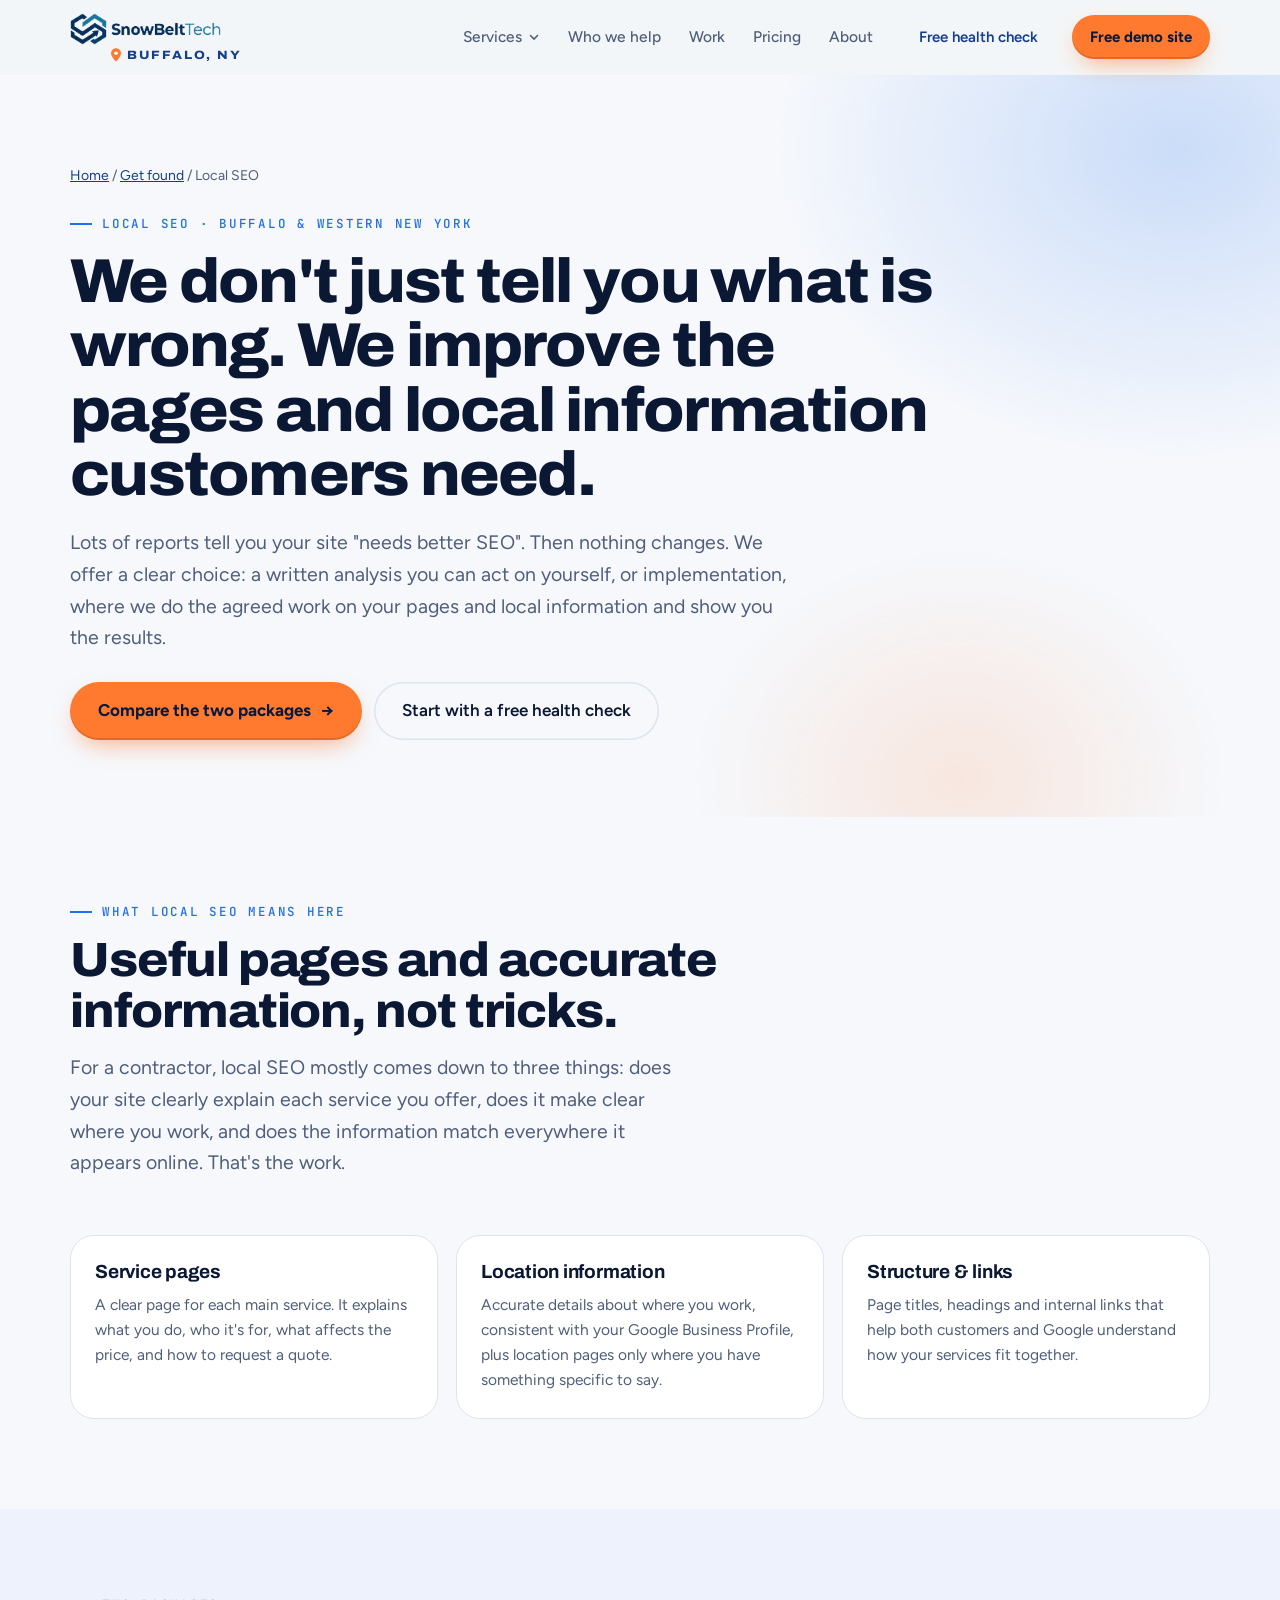
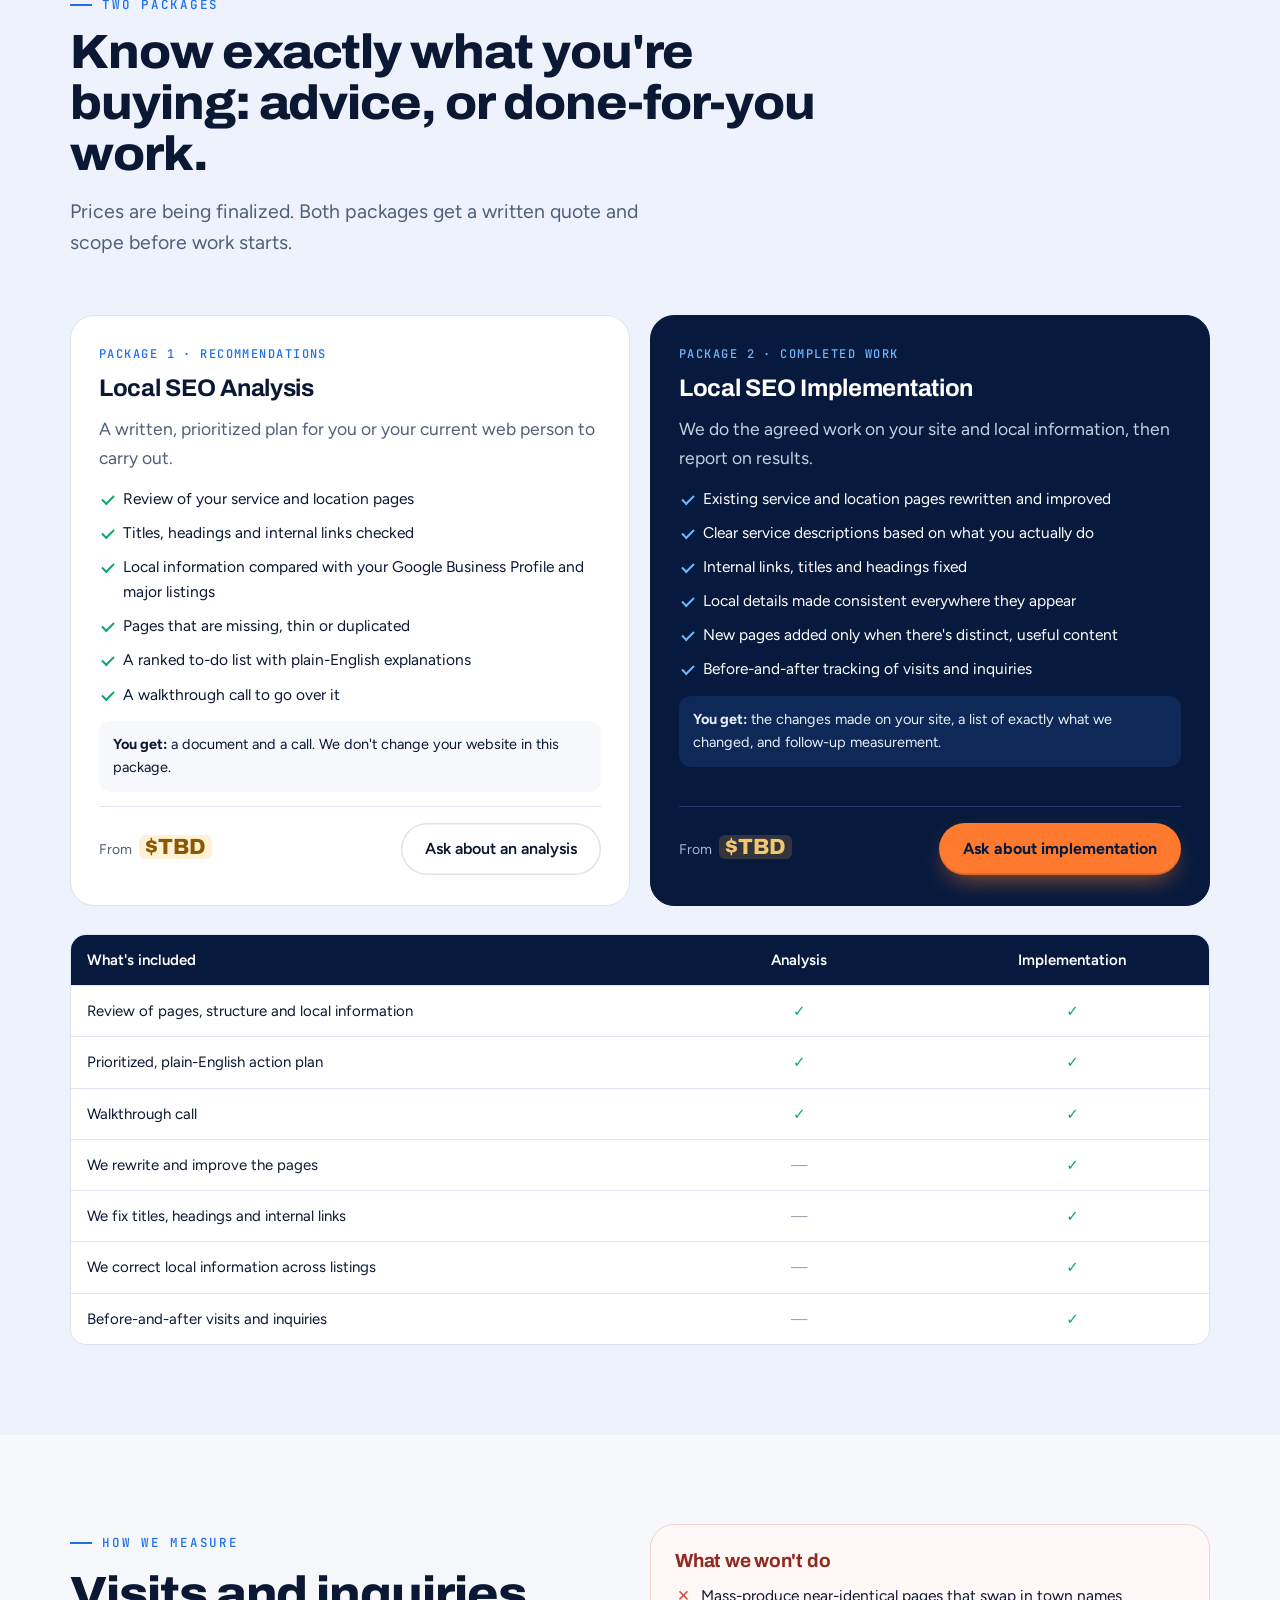
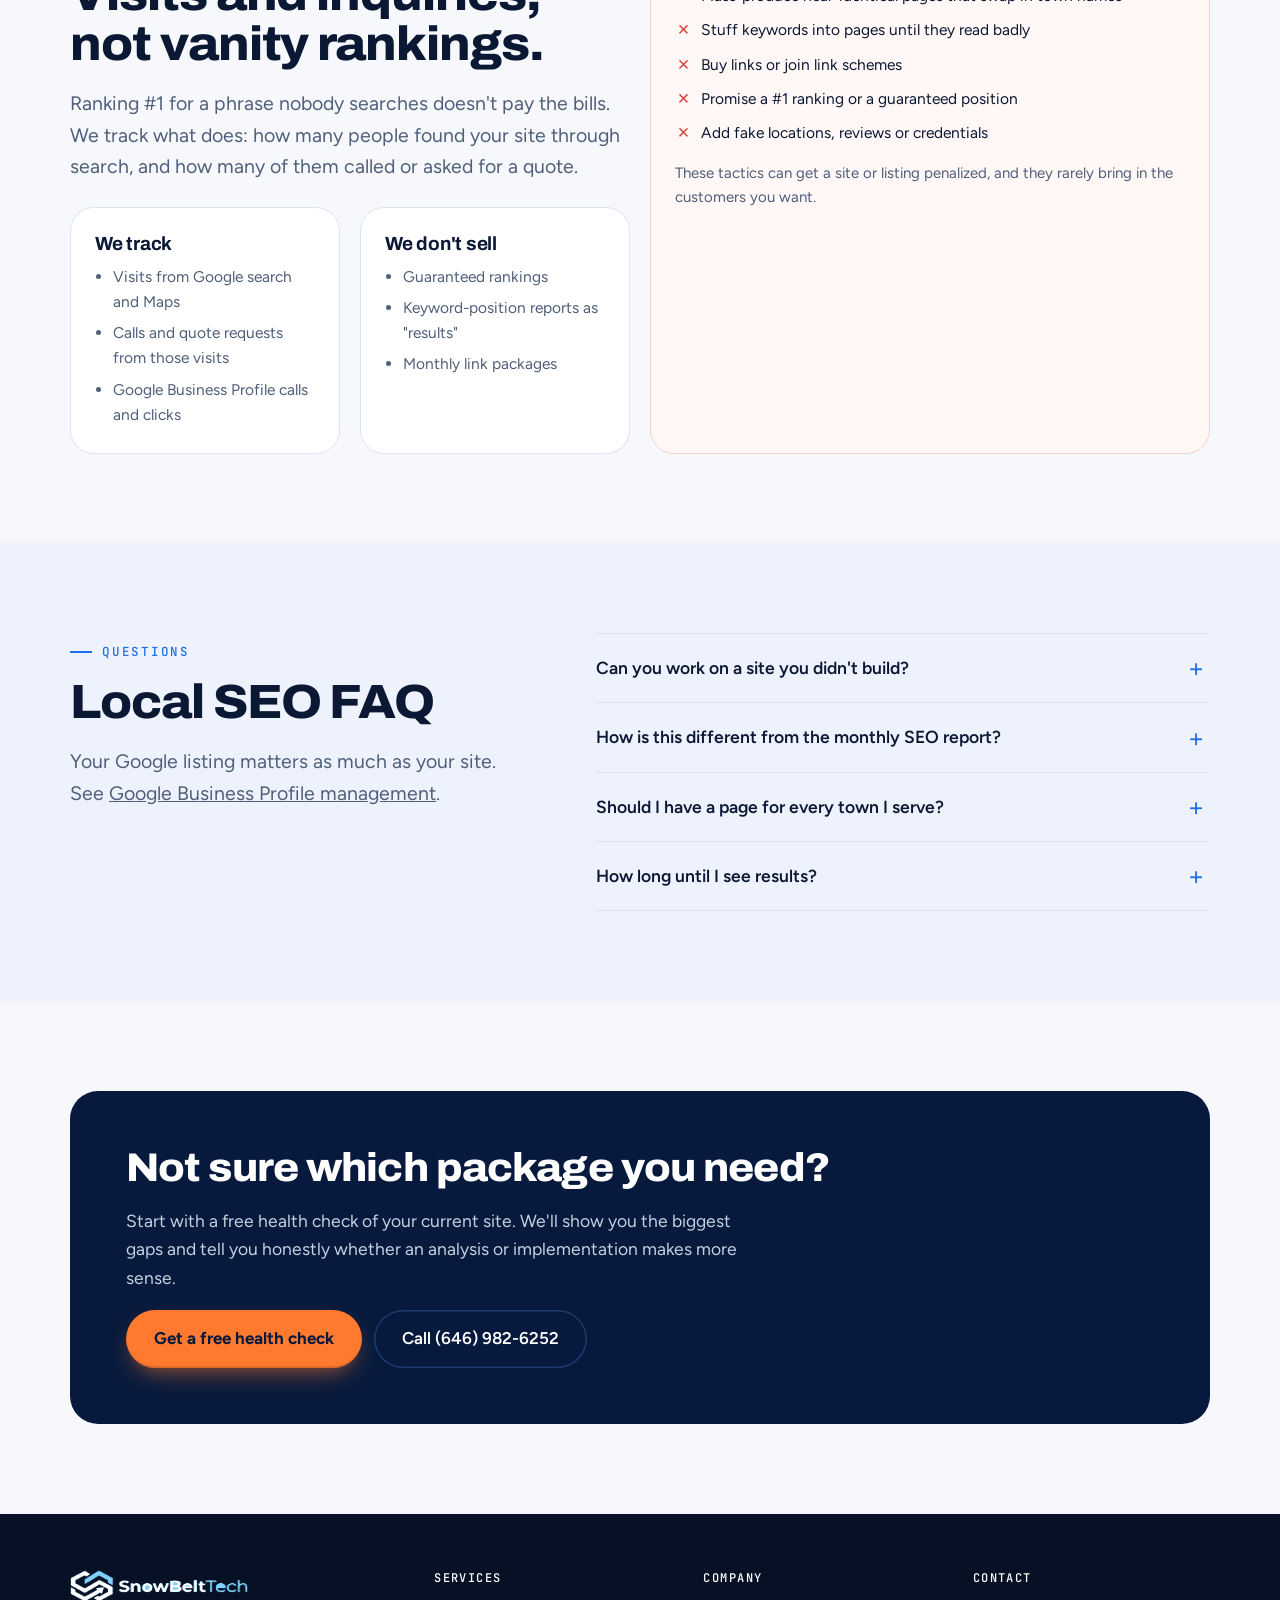
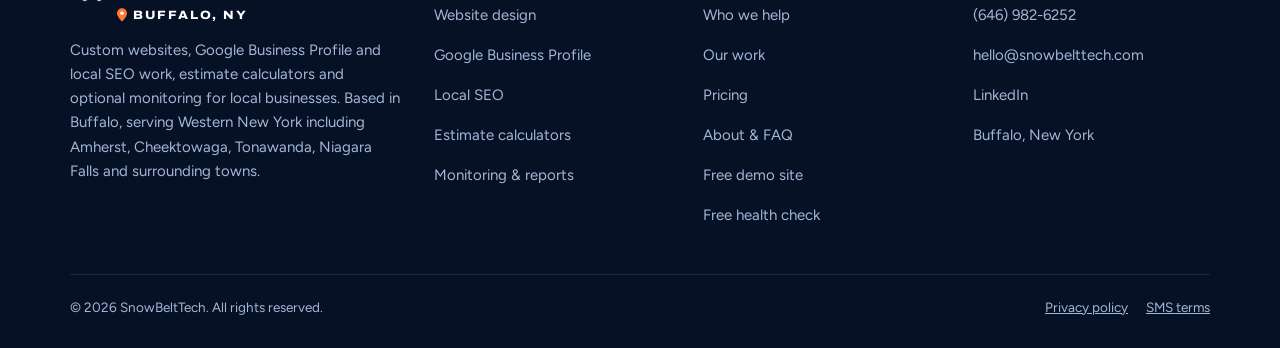
<file: local-seo/index.html>
<!doctype html>
<html lang="en">
<head>
<meta charset="utf-8">
<meta name="viewport" content="width=device-width, initial-scale=1, viewport-fit=cover">
<title>Local SEO for Buffalo &amp; WNY Contractors: Analysis or Implementation | SnowBeltTech</title>
<meta name="description" content="Local SEO for Western New York contractors and service businesses. Choose a written analysis, or have us do the work: better service and location pages, internal links and accurate local information, measured by visits and inquiries.">
<link rel="canonical" href="https://snowbelttech.com/local-seo/">
<meta name="robots" content="index, follow">
<meta property="og:type" content="website">
<meta property="og:url" content="https://snowbelttech.com/local-seo/">
<meta property="og:title" content="Local SEO for Buffalo &amp; WNY Contractors: Analysis or Implementation | SnowBeltTech">
<meta property="og:description" content="Local SEO for Western New York contractors and service businesses. Choose a written analysis, or have us do the work: better service and location pages, internal links and accurate local information, measured by visits and inquiries.">
<meta property="og:image" content="https://snowbelttech.com/assets/og-image.png">
<meta name="twitter:card" content="summary_large_image">
<meta name="twitter:image" content="https://snowbelttech.com/assets/og-image.png">
<link rel="icon" href="/assets/favicon.ico" sizes="32x32">
<link rel="icon" href="/assets/favicon-32.png" type="image/png">
<link rel="apple-touch-icon" href="/assets/apple-touch-icon.png">
<meta name="theme-color" content="#0A1730">
<link rel="preconnect" href="https://fonts.googleapis.com">
<link rel="preconnect" href="https://fonts.gstatic.com" crossorigin>
<link href="https://fonts.googleapis.com/css2?family=Archivo:wdth,wght@100..125,500..900&family=Figtree:wght@400;500;600;700&family=Instrument+Serif:ital@1&family=JetBrains+Mono:wght@400;500&display=swap" rel="stylesheet">
<script type="application/ld+json">
{
  "@context": "https://schema.org",
  "@type": "Service",
  "name": "Local SEO analysis and implementation",
  "url": "https://snowbelttech.com/local-seo/",
  "areaServed": "Western New York",
  "provider": { "@type": "ProfessionalService", "name": "SnowBeltTech", "url": "https://snowbelttech.com", "telephone": "+1-646-982-6252",
    "address": { "@type": "PostalAddress", "addressLocality": "Buffalo", "addressRegion": "NY", "addressCountry": "US" } }
}
</script>
<link rel="stylesheet" href="/assets/site.css?v=20261108d">
</head>
<body>
<a class="skip" href="#main">Skip to content</a>

<!--HEADER-->
<header class="top" id="top">
  <div class="wrap">
    <a class="logo" href="/" aria-label="SnowBeltTech home, Buffalo, NY"><img src="/assets/snowbelttech-wordmark.png" alt="SnowBeltTech" width="205" height="43"><span class="loc"><svg width="12" height="14" viewBox="0 0 12 14" aria-hidden="true"><path d="M6 13.5S1 8.9 1 5.2a5 5 0 0 1 10 0C11 8.9 6 13.5 6 13.5z" fill="currentColor"/><circle cx="6" cy="5.2" r="1.8" fill="#fff"/></svg>Buffalo, NY</span></a>
    <nav class="nav" aria-label="Main">
      <div class="dd">
        <button class="dd-btn" type="button" aria-expanded="false" aria-controls="dd-services">Services <svg width="12" height="12" viewBox="0 0 12 12" aria-hidden="true"><path d="M2.5 4.5L6 8l3.5-3.5" fill="none" stroke="currentColor" stroke-width="1.6" stroke-linecap="round"/></svg></button>
        <div class="dd-menu" id="dd-services">
          <a href="/#services"><b>Website design</b><span>Free demo site, unlimited revisions</span></a>
          <a href="/google-business-profile/"><b>Google Business Profile</b><span>Setup, cleanup and management</span></a>
          <a href="/local-seo/"><b>Local SEO</b><span>Analysis or done-for-you implementation</span></a>
          <a href="/estimate-calculators/"><b>Estimate calculators</b><span>Ballpark pricing, better quote requests</span></a>
          <a href="/#keep-working"><b>Monitoring &amp; reports</b><span>Optional care after launch</span></a>
        </div>
      </div>
      <a href="/#who">Who we help</a>
      <a href="/#work">Work</a>
      <a href="/#pricing">Pricing</a>
      <a href="/#about">About</a>
    </nav>
    <a class="nav-check" href="/?mode=health#get-started">Free health check</a>
    <a class="btn btn-signal cta" href="/#get-started">Free demo site</a>
    <a class="call" href="tel:+16469826252" aria-label="Call SnowBeltTech at (646) 982-6252">
      <svg width="16" height="16" viewBox="0 0 24 24" fill="none" stroke="currentColor" stroke-width="2" aria-hidden="true"><path d="M5 4h4l2 5-2.5 1.5a11 11 0 0 0 5 5L15 13l5 2v4a2 2 0 0 1-2 2A16 16 0 0 1 3 6a2 2 0 0 1 2-2"/></svg>Call
    </a>
    <button class="menu-btn" type="button" aria-expanded="false" aria-controls="mobile-menu" aria-label="Open menu"><span></span></button>
  </div>
  <nav class="mobile-menu" id="mobile-menu" aria-label="Mobile">
    <span class="mm-label">Services</span>
    <a href="/#services">Website design</a>
    <a href="/google-business-profile/">Google Business Profile</a>
    <a href="/local-seo/">Local SEO</a>
    <a href="/estimate-calculators/">Estimate calculators</a>
    <a href="/#keep-working">Monitoring &amp; reports</a>
    <span class="mm-label">Company</span>
    <a href="/#who">Who we help</a>
    <a href="/#work">Work</a>
    <a href="/#pricing">Pricing</a>
    <a href="/#about">About</a>
    <a href="tel:+16469826252">Call (646) 982-6252</a>
    <a class="btn btn-signal" href="/#get-started">Get a free demo site</a>
    <a class="btn btn-ghost" href="/?mode=health#get-started">Free health check</a>
  </nav>
</header>
<!--/HEADER-->

<main id="main">
<section class="page-hero" aria-labelledby="pg-title">
  <div class="wrap">
    <div class="crumbs"><a href="/">Home</a> / <a href="/#get-found">Get found</a> / Local SEO</div>
    <span class="eyebrow">Local SEO · Buffalo &amp; Western New York</span>
    <h1 id="pg-title">We don't just tell you what is wrong. We improve the pages and local information customers need.</h1>
    <p class="lede">Lots of reports tell you your site "needs better SEO". Then nothing changes. We offer a clear choice: a written analysis you can act on yourself, or implementation, where we do the agreed work on your pages and local information and show you the results.</p>
    <div class="hero-ctas">
      <a class="btn btn-signal btn-lg" href="#packages">Compare the two packages <span class="arrow" aria-hidden="true">→</span></a>
      <a class="btn btn-ghost btn-lg" href="/?mode=health#get-started">Start with a free health check</a>
    </div>
  </div>
</section>

<section class="page-sec" aria-labelledby="what-title">
  <div class="wrap">
    <div class="sec-head reveal">
      <span class="eyebrow">What local SEO means here</span>
      <h2 id="what-title">Useful pages and accurate information, not tricks.</h2>
      <p class="lede">For a contractor, local SEO mostly comes down to three things: does your site clearly explain each service you offer, does it make clear where you work, and does the information match everywhere it appears online. That's the work.</p>
    </div>
    <div class="grid-3">
      <div class="box reveal"><h3>Service pages</h3><p>A clear page for each main service. It explains what you do, who it's for, what affects the price, and how to request a quote.</p></div>
      <div class="box reveal"><h3>Location information</h3><p>Accurate details about where you work, consistent with your Google Business Profile, plus location pages only where you have something specific to say.</p></div>
      <div class="box reveal"><h3>Structure &amp; links</h3><p>Page titles, headings and internal links that help both customers and Google understand how your services fit together.</p></div>
    </div>
  </div>
</section>

<section class="page-sec tint" id="packages" aria-labelledby="pkg-title">
  <div class="wrap">
    <div class="sec-head reveal">
      <span class="eyebrow">Two packages</span>
      <h2 id="pkg-title">Know exactly what you're buying: advice, or done-for-you work.</h2>
      <p class="lede">Prices are being finalized. Both packages get a written quote and scope before work starts.</p>
    </div>
    <div class="pkgs">
      <article class="pkg reveal">
        <span class="pkg-kind">Package 1 · Recommendations</span>
        <h3>Local SEO Analysis</h3>
        <p>A written, prioritized plan for you or your current web person to carry out.</p>
        <ul>
          <li>Review of your service and location pages</li>
          <li>Titles, headings and internal links checked</li>
          <li>Local information compared with your Google Business Profile and major listings</li>
          <li>Pages that are missing, thin or duplicated</li>
          <li>A ranked to-do list with plain-English explanations</li>
          <li>A walkthrough call to go over it</li>
        </ul>
        <p class="you-get"><b>You get:</b> a document and a call. We don't change your website in this package.</p>
        <div class="pkg-foot"><span class="from">From <b><span class="tbd">$TBD</span></b></span><a class="btn btn-ghost" href="/?mode=other&amp;need=Local%20SEO#get-started">Ask about an analysis</a></div>
      </article>
      <article class="pkg dark-pkg reveal">
        <span class="pkg-kind">Package 2 · Completed work</span>
        <h3>Local SEO Implementation</h3>
        <p>We do the agreed work on your site and local information, then report on results.</p>
        <ul>
          <li>Existing service and location pages rewritten and improved</li>
          <li>Clear service descriptions based on what you actually do</li>
          <li>Internal links, titles and headings fixed</li>
          <li>Local details made consistent everywhere they appear</li>
          <li>New pages added only when there's distinct, useful content</li>
          <li>Before-and-after tracking of visits and inquiries</li>
        </ul>
        <p class="you-get"><b>You get:</b> the changes made on your site, a list of exactly what we changed, and follow-up measurement.</p>
        <div class="pkg-foot"><span class="from">From <b><span class="tbd">$TBD</span></b></span><a class="btn btn-signal" href="/?mode=other&amp;need=Local%20SEO#get-started">Ask about implementation</a></div>
      </article>
    </div>

    <div class="table-wrap reveal" style="margin-top:28px">
      <table class="compare">
        <thead><tr><th scope="col">What's included</th><th scope="col">Analysis</th><th scope="col">Implementation</th></tr></thead>
        <tbody>
          <tr><td>Review of pages, structure and local information</td><td class="y">✓</td><td class="y">✓</td></tr>
          <tr><td>Prioritized, plain-English action plan</td><td class="y">✓</td><td class="y">✓</td></tr>
          <tr><td>Walkthrough call</td><td class="y">✓</td><td class="y">✓</td></tr>
          <tr><td>We rewrite and improve the pages</td><td class="n">—</td><td class="y">✓</td></tr>
          <tr><td>We fix titles, headings and internal links</td><td class="n">—</td><td class="y">✓</td></tr>
          <tr><td>We correct local information across listings</td><td class="n">—</td><td class="y">✓</td></tr>
          <tr><td>Before-and-after visits and inquiries</td><td class="n">—</td><td class="y">✓</td></tr>
        </tbody>
      </table>
    </div>
  </div>
</section>

<section class="page-sec" aria-labelledby="measure-title">
  <div class="wrap grid-2">
    <div class="reveal">
      <span class="eyebrow">How we measure</span>
      <h2 id="measure-title" style="margin-top:16px">Visits and inquiries, not vanity rankings.</h2>
      <p class="lede" style="margin-top:18px">Ranking #1 for a phrase nobody searches doesn't pay the bills. We track what does: how many people found your site through search, and how many of them called or asked for a quote.</p>
      <div class="grid-2" style="margin-top:24px">
        <div class="box"><h3>We track</h3><ul><li>Visits from Google search and Maps</li><li>Calls and quote requests from those visits</li><li>Google Business Profile calls and clicks</li></ul></div>
        <div class="box"><h3>We don't sell</h3><ul><li>Guaranteed rankings</li><li>Keyword-position reports as "results"</li><li>Monthly link packages</li></ul></div>
      </div>
    </div>
    <div class="dont reveal">
      <h3>What we won't do</h3>
      <ul>
        <li>Mass-produce near-identical pages that swap in town names</li>
        <li>Stuff keywords into pages until they read badly</li>
        <li>Buy links or join link schemes</li>
        <li>Promise a #1 ranking or a guaranteed position</li>
        <li>Add fake locations, reviews or credentials</li>
      </ul>
      <p style="margin-top:16px;font-size:15px;color:var(--muted)">These tactics can get a site or listing penalized, and they rarely bring in the customers you want.</p>
    </div>
  </div>
</section>

<section class="page-sec tint" aria-labelledby="faq-title">
  <div class="wrap about">
    <div class="reveal">
      <span class="eyebrow">Questions</span>
      <h2 id="faq-title" style="margin-top:16px">Local SEO FAQ</h2>
      <p class="lede" style="margin-top:18px">Your Google listing matters as much as your site. See <a href="/google-business-profile/">Google Business Profile management</a>.</p>
    </div>
    <div class="reveal">
      <details><summary>Can you work on a site you didn't build?</summary><p>Usually. If your platform lets us edit pages (WordPress, Wix, Squarespace and most custom sites do), we can carry out the implementation package. If it doesn't, the analysis package still gives you a clear plan.</p></details>
      <details><summary>How is this different from the monthly SEO report?</summary><p>The monthly report tells you what we found. The analysis package is a deeper, one-time review with a full plan. The implementation package is us doing the work.</p></details>
      <details><summary>Should I have a page for every town I serve?</summary><p>Only where you have something genuinely different to say, like projects you've done there or details specific to that area. Dozens of copy-paste town pages tend to hurt more than they help.</p></details>
      <details><summary>How long until I see results?</summary><p>It varies with your market and starting point. Fixes to pages and local information usually show up over weeks to a few months. We'll show you what changed and track visits and inquiries along the way.</p></details>
    </div>
  </div>
</section>

<section class="page-sec" aria-label="Get started">
  <div class="wrap">
    <div class="cta-band reveal">
      <h2>Not sure which package you need?</h2>
      <p>Start with a free health check of your current site. We'll show you the biggest gaps and tell you honestly whether an analysis or implementation makes more sense.</p>
      <div class="row-btns">
        <a class="btn btn-signal btn-lg" href="/?mode=health&amp;need=Local%20SEO#get-started">Get a free health check</a>
        <a class="btn btn-ghost btn-lg" href="tel:+16469826252">Call (646) 982-6252</a>
      </div>
    </div>
  </div>
</section>
</main>

<!--FOOTER-->
<footer>
  <div class="wrap">
    <div class="foot">
      <div>
        <div class="foot-logo"><img src="/assets/snowbelttech-wordmark-light.png" alt="SnowBeltTech" width="190" height="40"><span class="loc loc-dark"><svg width="12" height="14" viewBox="0 0 12 14" aria-hidden="true"><path d="M6 13.5S1 8.9 1 5.2a5 5 0 0 1 10 0C11 8.9 6 13.5 6 13.5z" fill="currentColor"/><circle cx="6" cy="5.2" r="1.8" fill="#fff"/></svg>Buffalo, NY</span></div>
        <p>Custom websites, Google Business Profile and local SEO work, estimate calculators and optional monitoring for local businesses. Based in Buffalo, serving Western New York including Amherst, Cheektowaga, Tonawanda, Niagara Falls and surrounding towns.</p>
      </div>
      <div><h4>Services</h4><ul><li><a href="/#services">Website design</a></li><li><a href="/google-business-profile/">Google Business Profile</a></li><li><a href="/local-seo/">Local SEO</a></li><li><a href="/estimate-calculators/">Estimate calculators</a></li><li><a href="/#keep-working">Monitoring &amp; reports</a></li></ul></div>
      <div><h4>Company</h4><ul><li><a href="/#who">Who we help</a></li><li><a href="/#work">Our work</a></li><li><a href="/#pricing">Pricing</a></li><li><a href="/#about">About &amp; FAQ</a></li><li><a href="/#get-started">Free demo site</a></li><li><a href="/?mode=health#get-started">Free health check</a></li></ul></div>
      <div><h4>Contact</h4><ul><li><a href="tel:+16469826252">(646) 982-6252</a></li><li><a href="mailto:hello@snowbelttech.com">hello@snowbelttech.com</a></li><li><a href="https://www.linkedin.com/company/snowbelt-tech" rel="noopener" target="_blank">LinkedIn</a></li><li><span style="display:inline-flex;min-height:36px;align-items:center">Buffalo, New York</span></li></ul></div>
    </div>
    <div class="legal"><span>© <span id="yr">2026</span> SnowBeltTech. All rights reserved.</span><nav aria-label="Legal"><a href="/privacy-policy/">Privacy policy</a><a href="/sms-terms/">SMS terms</a></nav></div>
  </div>
</footer>
<!--/FOOTER-->

<script src="/assets/site.js?v=20261108" defer></script>
</body>
</html>
</file>
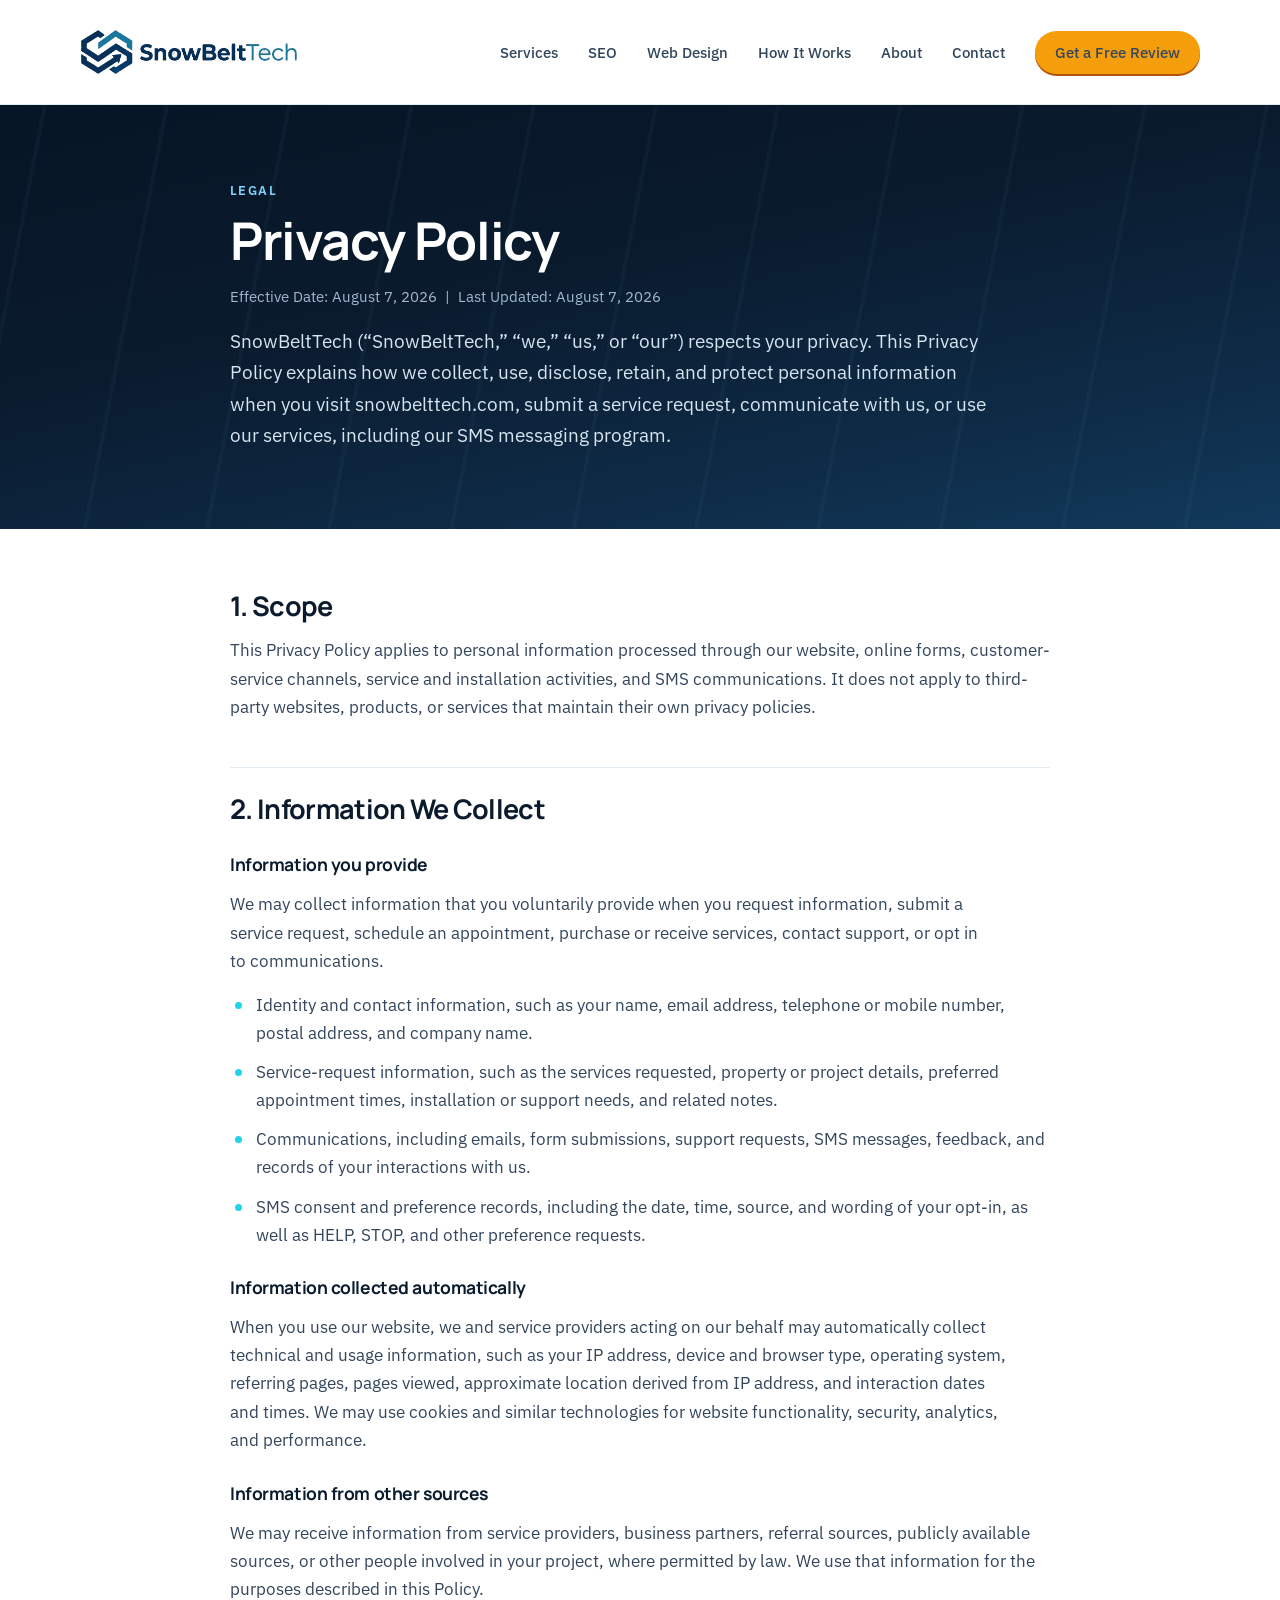
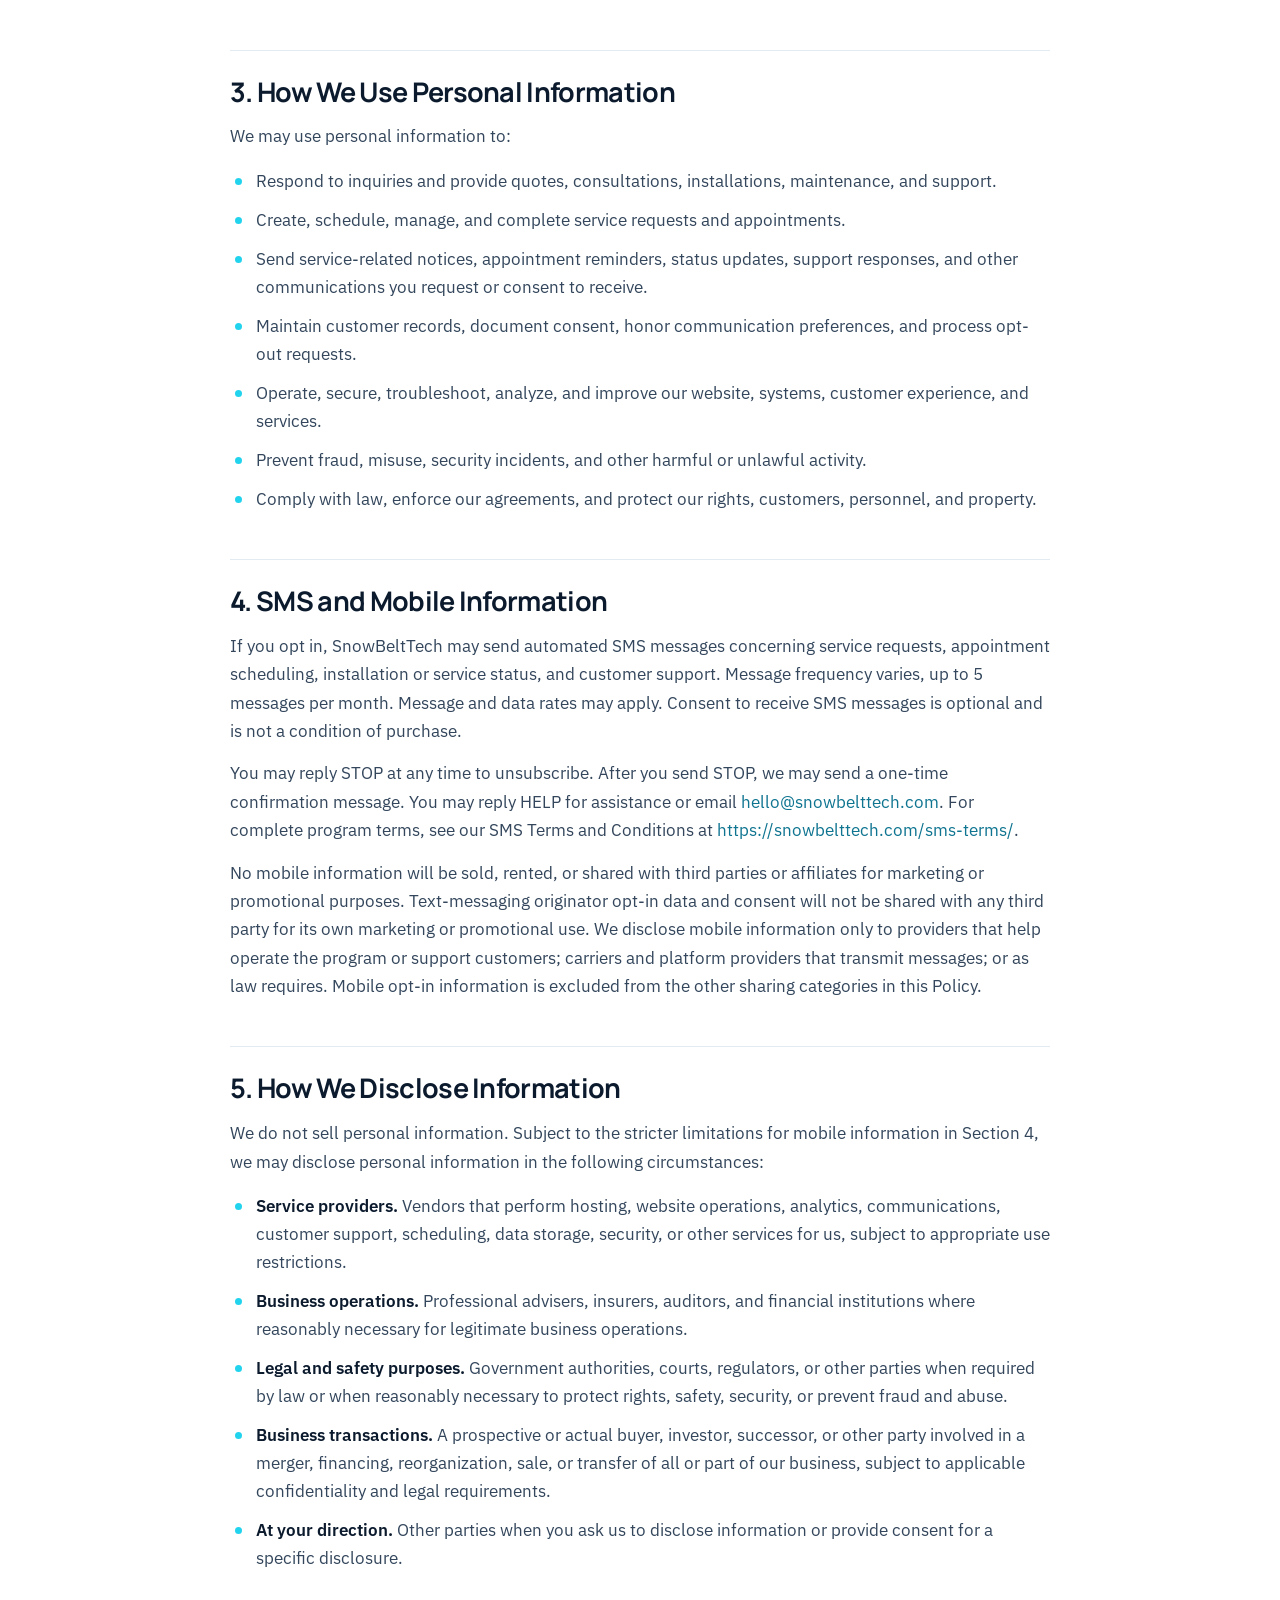
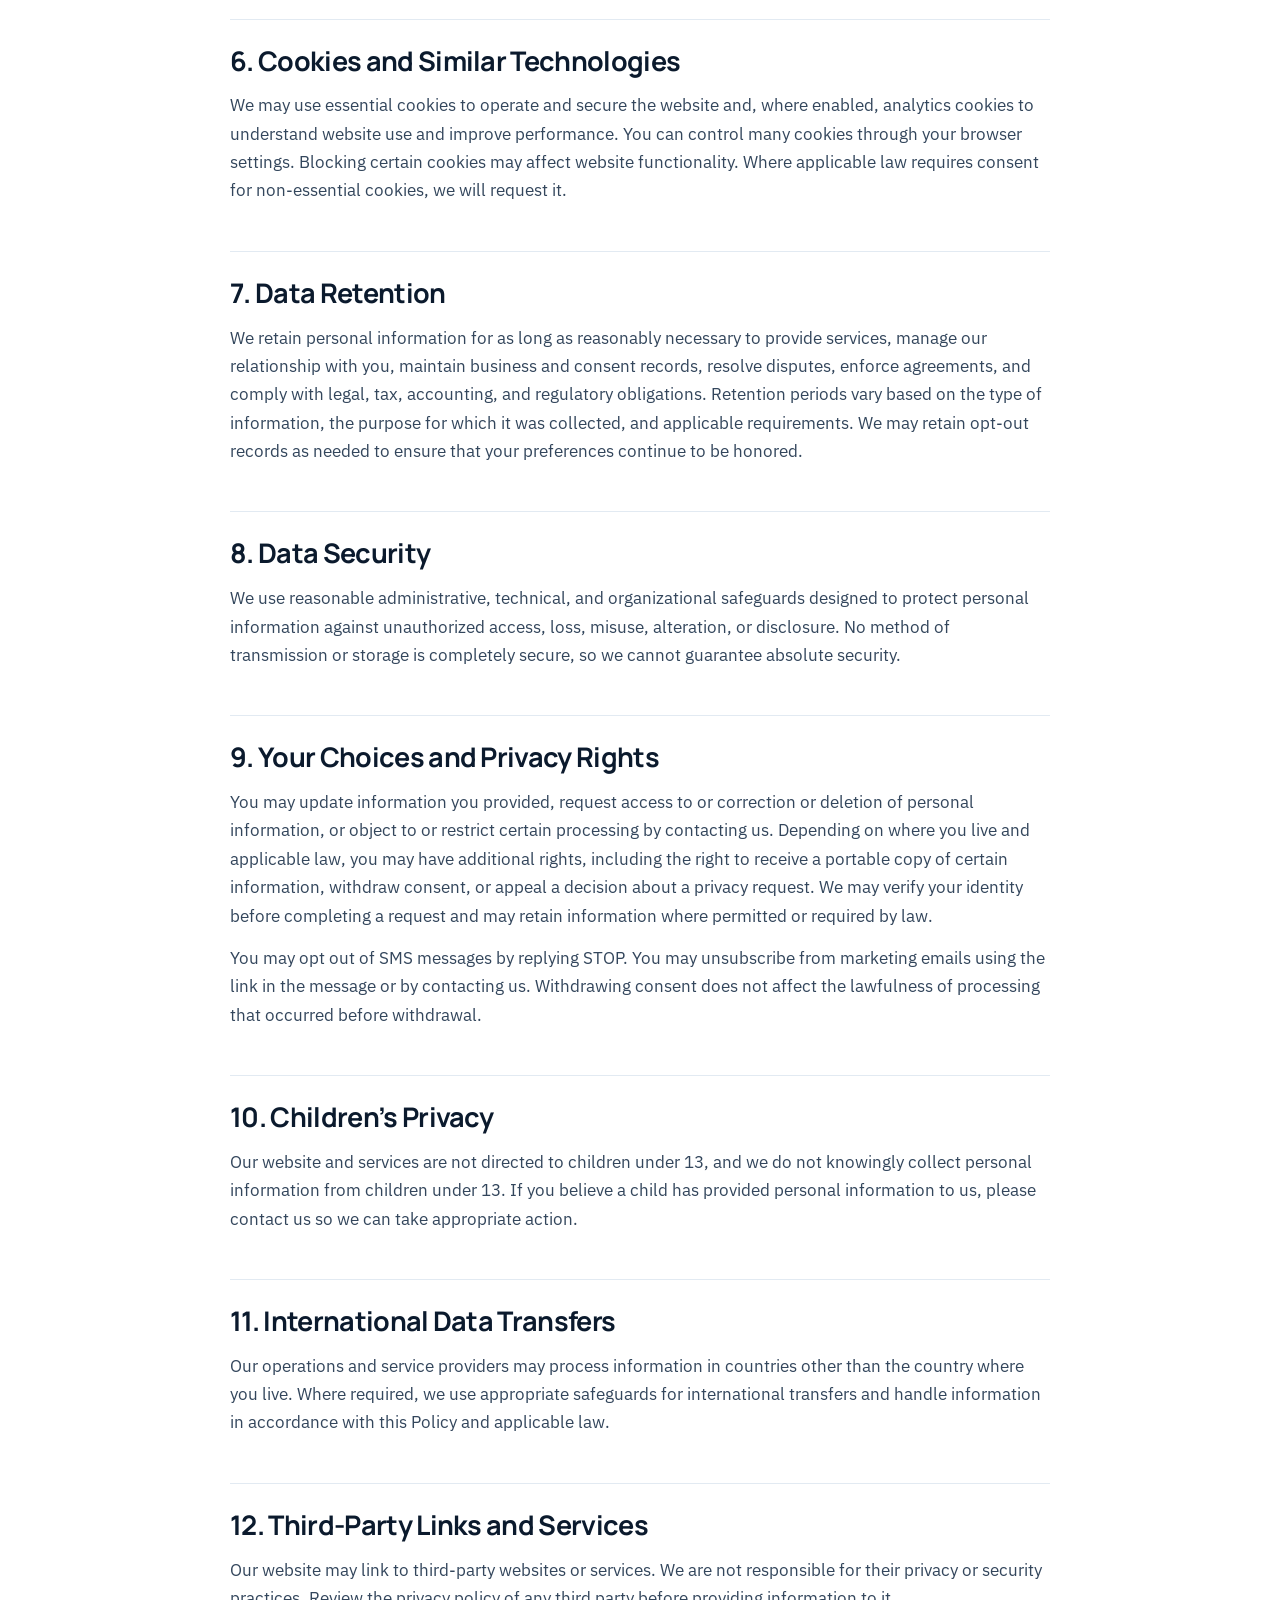
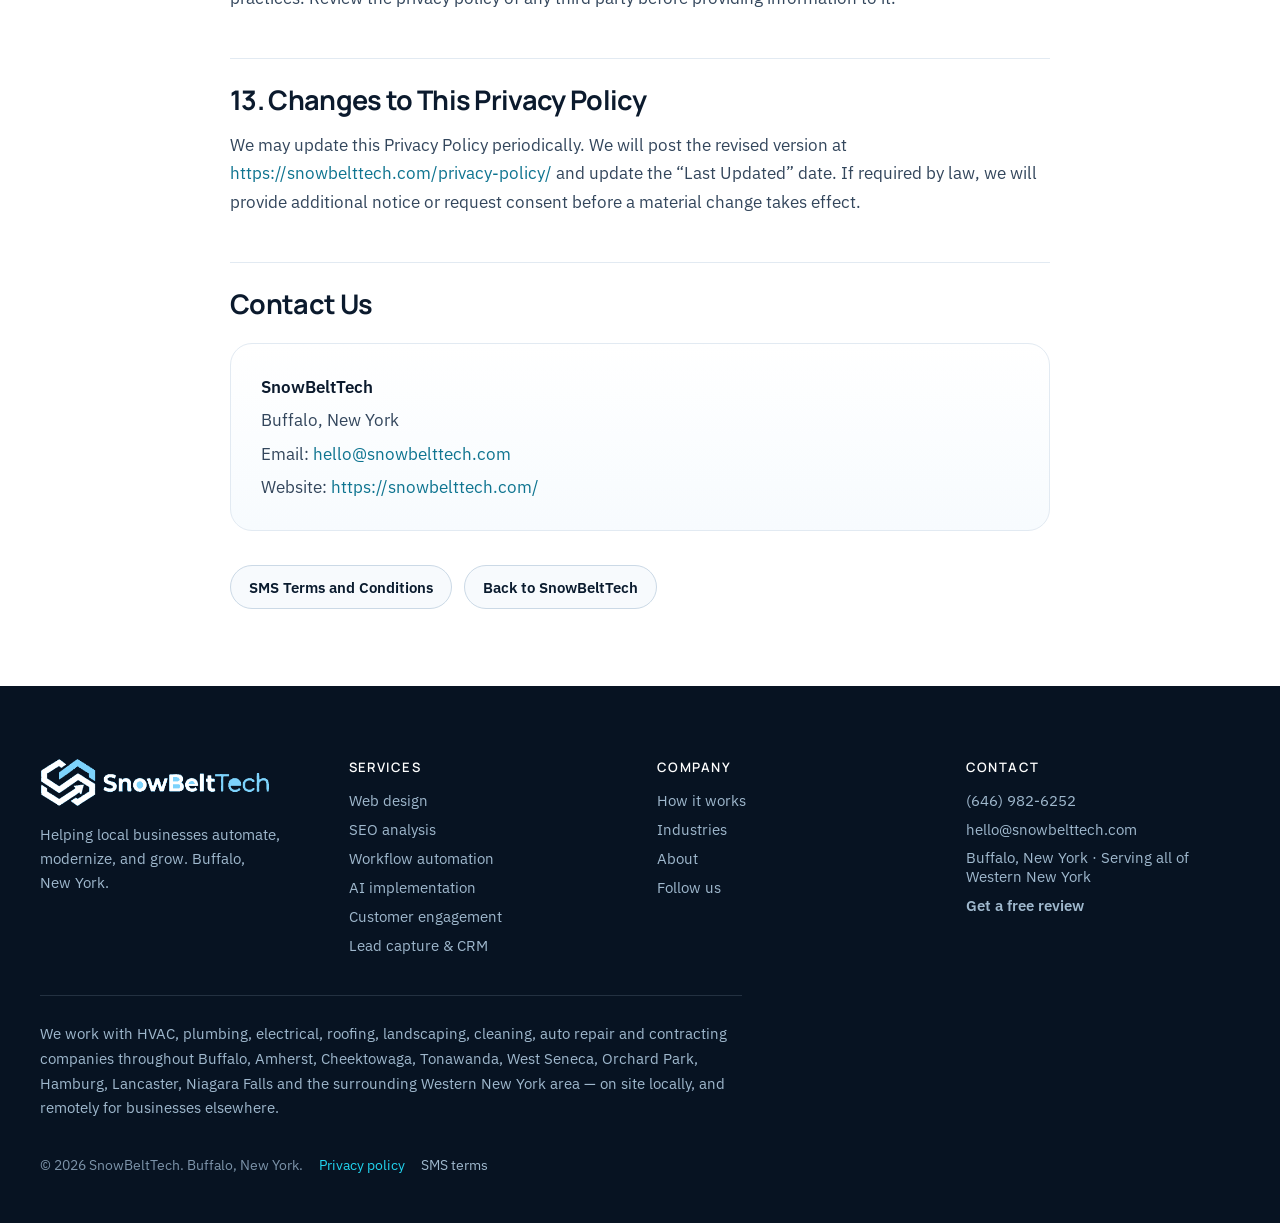
<file: privacy-policy/index.html>
<!DOCTYPE html>
<html lang="en">
<head>
<meta charset="utf-8">
<meta name="viewport" content="width=device-width, initial-scale=1">
<meta name="theme-color" content="#0A1B2E">
<title>Privacy Policy | SnowBeltTech</title>
<meta name="description" content="How SnowBeltTech collects, uses, discloses, retains and protects personal information from our website, service requests and SMS messaging program.">
<meta name="robots" content="index,follow">
<link rel="canonical" href="https://snowbelttech.com/privacy-policy/">
<meta property="og:title" content="Privacy Policy | SnowBeltTech">
<meta property="og:description" content="How SnowBeltTech collects, uses, discloses, retains and protects personal information.">
<meta property="og:type" content="website">
<meta property="og:url" content="https://snowbelttech.com/privacy-policy/">
<meta property="og:site_name" content="SnowBeltTech">
<meta property="og:locale" content="en_US">
<meta property="og:image" content="https://snowbelttech.com/assets/og-image.png">
<meta property="og:image:width" content="1200">
<meta property="og:image:height" content="630">
<meta name="twitter:card" content="summary_large_image">
<link rel="icon" href="/assets/favicon.ico" sizes="any">
<link rel="icon" type="image/png" sizes="32x32" href="/assets/favicon-32.png">
<link rel="apple-touch-icon" sizes="180x180" href="/assets/apple-touch-icon.png">
<link rel="preconnect" href="https://fonts.googleapis.com">
<link rel="preconnect" href="https://fonts.gstatic.com" crossorigin>
<link href="https://fonts.googleapis.com/css2?family=Manrope:wght@500;600;700;800&family=IBM+Plex+Sans:wght@400;500;600&display=swap" rel="stylesheet">
<style>
*{box-sizing:border-box}
html{scroll-behavior:smooth}
body{margin:0;background:#FFFFFF;color:#0B1A2D;font-family:'IBM Plex Sans',system-ui,sans-serif;-webkit-font-smoothing:antialiased;overflow-x:hidden}
h1,h2,h3{font-family:'Manrope',system-ui,sans-serif;margin:0;letter-spacing:-0.025em;text-wrap:balance}
p{margin:0;text-wrap:pretty}
a{color:#0E7490;text-decoration:none}
a:hover{color:#0A1B2E}
img{max-width:100%}
::selection{background:#A5F3FC;color:#071322}
:focus-visible{outline:3px solid #22D3EE;outline-offset:3px;border-radius:4px}
@media (prefers-reduced-motion: reduce){*{animation-duration:.01ms !important;transition-duration:.01ms !important}}

.skip{position:absolute;left:-9999px;top:0;background:#0A1B2E;color:#fff;padding:12px 18px;border-radius:0 0 10px 0;z-index:200}
.skip:focus{left:0;color:#fff}

.hdr{position:sticky;top:0;z-index:100;background:rgba(255,255,255,0.88);backdrop-filter:blur(14px);border-bottom:1px solid #E2EAF2}
.hdr-in{max-width:1200px;margin:0 auto;padding:0 clamp(18px,4vw,40px);padding-left:max(clamp(18px,4vw,40px),env(safe-area-inset-left));padding-right:max(clamp(18px,4vw,40px),env(safe-area-inset-right));height:clamp(76px,10vw,104px);display:flex;align-items:center;gap:clamp(10px,3vw,28px)}
.brand{display:flex;align-items:center;margin-right:auto;min-width:0}
.brand img{height:clamp(30px,4.2vw,46px);width:auto;max-width:100%;display:block}
.nav{display:none;align-items:center;gap:30px}
.nav a{color:#33465C;font-size:15px;font-weight:500;white-space:nowrap}
.nav a:hover{color:#0A1B2E}
.cta{background:#F59E0B;color:#0A1B2E;font-weight:700;font-size:15px;padding:12px 20px;border-radius:999px;white-space:nowrap;box-shadow:0 2px 0 #B45309}
.cta:hover{background:#FBBF24;color:#0A1B2E}
.call{display:inline-flex;align-items:center;gap:8px;min-height:44px;flex:none;padding:0 16px;border-radius:999px;background:#0A1B2E;color:#fff;font-weight:700;font-size:15px;white-space:nowrap}
.call:hover{background:#0E2C48;color:#fff}
.call:active{transform:translateY(1px)}
@media (min-width:980px){.nav{display:flex}.call{display:none}}

.hero{position:relative;background:linear-gradient(168deg,#061525 0%,#0A1B2E 42%,#0E2C48 78%,#123A5C 100%);color:#fff;overflow:hidden}
.hero-lines{position:absolute;inset:0;opacity:.5;background:repeating-linear-gradient(101deg,transparent 0 42px,rgba(125,211,252,0.07) 42px 46px,transparent 46px 120px)}
.hero-in{position:relative;max-width:900px;margin:0 auto;padding:clamp(46px,6vw,78px) clamp(18px,4vw,40px)}
.eyebrow{font-size:13px;letter-spacing:0.11em;text-transform:uppercase;font-weight:600;color:#7DD3FC}
.hero h1{margin-top:14px;font-size:clamp(33px,5vw,52px);line-height:1.08}
.dates{margin-top:18px;font-size:14.5px;color:#9FB8CD}
.lede{margin-top:20px;font-size:clamp(16.5px,1.6vw,18.5px);line-height:1.7;color:#D7E5F0;max-width:70ch}

.wrap{max-width:900px;margin:0 auto;padding:clamp(38px,5vw,60px) clamp(18px,4vw,40px) clamp(52px,6vw,84px)}
.prose h2{margin-top:clamp(34px,4vw,46px);padding-top:24px;border-top:1px solid #E2EAF2;font-size:clamp(21px,2.4vw,27px);line-height:1.25}
.prose h2:first-child{margin-top:0;padding-top:0;border-top:0}
.prose h3{margin-top:26px;font-size:17.5px;color:#0A1B2E}
.prose p{margin-top:14px;font-size:16.5px;line-height:1.72;color:#33465C}
.prose ul{margin:16px 0 0;padding:0;list-style:none;display:flex;flex-direction:column;gap:11px}
.prose li{position:relative;padding-left:26px;font-size:16.5px;line-height:1.7;color:#33465C}
.prose li::before{content:"";position:absolute;left:5px;top:11px;width:7px;height:7px;border-radius:50%;background:#22D3EE}
.prose strong{color:#0B1A2D;font-weight:600}

.card{margin-top:22px;border:1px solid #E2EAF2;border-radius:22px;padding:clamp(22px,3vw,30px);background:linear-gradient(180deg,#FFFFFF,#F7FBFE)}
.card p{margin-top:7px;font-size:16.5px;line-height:1.6;color:#33465C}
.card p:first-child{margin-top:0;font-weight:600;color:#0B1A2D}

.related{margin-top:34px;display:flex;flex-wrap:wrap;gap:12px}
.pill{display:inline-flex;align-items:center;min-height:44px;padding:0 18px;border-radius:999px;border:1px solid #CBD9E6;background:#F7FAFD;color:#0A1B2E;font-weight:600;font-size:15px}
.pill:hover{border-color:#22D3EE;background:#EDF4FA;color:#0A1B2E}

.ftr{background:#071322;color:#9FB8CD;padding:clamp(48px,6vw,72px) clamp(18px,4vw,40px) 36px}
.ftr-in{max-width:1200px;margin:0 auto}
.ftr-grid{display:grid;grid-template-columns:repeat(auto-fit,minmax(min(100%,220px),1fr));gap:34px}
.ftr h2{font-size:13px;letter-spacing:0.11em;text-transform:uppercase;color:#fff;font-weight:600}
.ftr img{width:100%;max-width:230px;height:auto;display:block}
.ftr ul{margin:14px 0 0;padding:0;list-style:none;display:flex;flex-direction:column;gap:9px}
.ftr a{font-size:15px;color:#9FB8CD}
.ftr a:hover{color:#22D3EE}
.ftr-tag{margin-top:16px;font-size:15px;line-height:1.6;max-width:34ch}
.ftr-get{color:#22D3EE;font-weight:600}
.ftr-get:hover{color:#7DD3FC}
.ftr-note{margin-top:40px;padding-top:26px;border-top:1px solid rgba(159,184,205,0.18);font-size:14.5px;line-height:1.7;max-width:78ch}
.ftr-legal{margin-top:22px;display:flex;flex-wrap:wrap;align-items:center;gap:8px 16px}
.ftr-legal p{font-size:13.5px;color:#7C93A9}
.ftr-legal a{font-size:13.5px;min-height:44px;display:inline-flex;align-items:center}
.ftr-legal a[aria-current="page"]{color:#22D3EE}
</style>
</head>
<body>

<a class="skip" href="#main">Skip to content</a>

<header class="hdr">
  <div class="hdr-in">
    <a class="brand" href="/" aria-label="SnowBeltTech home">
      <img src="/assets/snowbelttech-wordmark.png" alt="SnowBeltTech" width="823" height="174">
    </a>
    <nav class="nav" aria-label="Primary">
      <a href="/#services">Services</a>
      <a href="/#seo">SEO</a>
      <a href="/#webdesign">Web Design</a>
      <a href="/#process">How It Works</a>
      <a href="/#why">About</a>
      <a href="/#contact">Contact</a>
      <a class="cta" href="/#contact">Get a Free Review</a>
    </nav>
    <a class="call" href="tel:+16469826252" aria-label="Call SnowBeltTech">
      <svg viewBox="0 0 24 24" fill="none" stroke="#7DD3FC" stroke-width="2.2" stroke-linecap="round" stroke-linejoin="round" style="width:17px;height:17px;flex:none" aria-hidden="true"><path d="M5 3h3l2 5-2.5 1.5a12 12 0 0 0 5 5L14 12l5 2v3a2 2 0 0 1-2.2 2A16 16 0 0 1 3 5.2 2 2 0 0 1 5 3z"></path></svg>
      Call
    </a>
  </div>
</header>

<section class="hero">
  <div class="hero-lines" aria-hidden="true"></div>
  <div class="hero-in">
    <p class="eyebrow">Legal</p>
    <h1>Privacy Policy</h1>
    <p class="dates">Effective Date: August 7, 2026 &nbsp;|&nbsp; Last Updated: August 7, 2026</p>
    <p class="lede">SnowBeltTech (&ldquo;SnowBeltTech,&rdquo; &ldquo;we,&rdquo; &ldquo;us,&rdquo; or &ldquo;our&rdquo;) respects your privacy. This Privacy Policy explains how we collect, use, disclose, retain, and protect personal information when you visit snowbelttech.com, submit a service request, communicate with us, or use our services, including our SMS messaging program.</p>
  </div>
</section>

<main id="main" class="wrap">
  <div class="prose">

    <h2>1. Scope</h2>
    <p>This Privacy Policy applies to personal information processed through our website, online forms, customer-service channels, service and installation activities, and SMS communications. It does not apply to third-party websites, products, or services that maintain their own privacy policies.</p>

    <h2>2. Information We Collect</h2>
    <h3>Information you provide</h3>
    <p>We may collect information that you voluntarily provide when you request information, submit a service request, schedule an appointment, purchase or receive services, contact support, or opt in to communications.</p>
    <ul>
      <li>Identity and contact information, such as your name, email address, telephone or mobile number, postal address, and company name.</li>
      <li>Service-request information, such as the services requested, property or project details, preferred appointment times, installation or support needs, and related notes.</li>
      <li>Communications, including emails, form submissions, support requests, SMS messages, feedback, and records of your interactions with us.</li>
      <li>SMS consent and preference records, including the date, time, source, and wording of your opt-in, as well as HELP, STOP, and other preference requests.</li>
    </ul>
    <h3>Information collected automatically</h3>
    <p>When you use our website, we and service providers acting on our behalf may automatically collect technical and usage information, such as your IP address, device and browser type, operating system, referring pages, pages viewed, approximate location derived from IP address, and interaction dates and times. We may use cookies and similar technologies for website functionality, security, analytics, and performance.</p>
    <h3>Information from other sources</h3>
    <p>We may receive information from service providers, business partners, referral sources, publicly available sources, or other people involved in your project, where permitted by law. We use that information for the purposes described in this Policy.</p>

    <h2>3. How We Use Personal Information</h2>
    <p>We may use personal information to:</p>
    <ul>
      <li>Respond to inquiries and provide quotes, consultations, installations, maintenance, and support.</li>
      <li>Create, schedule, manage, and complete service requests and appointments.</li>
      <li>Send service-related notices, appointment reminders, status updates, support responses, and other communications you request or consent to receive.</li>
      <li>Maintain customer records, document consent, honor communication preferences, and process opt-out requests.</li>
      <li>Operate, secure, troubleshoot, analyze, and improve our website, systems, customer experience, and services.</li>
      <li>Prevent fraud, misuse, security incidents, and other harmful or unlawful activity.</li>
      <li>Comply with law, enforce our agreements, and protect our rights, customers, personnel, and property.</li>
    </ul>

    <h2>4. SMS and Mobile Information</h2>
    <p>If you opt in, SnowBeltTech may send automated SMS messages concerning service requests, appointment scheduling, installation or service status, and customer support. Message frequency varies, up to 5 messages per month. Message and data rates may apply. Consent to receive SMS messages is optional and is not a condition of purchase.</p>
    <p>You may reply STOP at any time to unsubscribe. After you send STOP, we may send a one-time confirmation message. You may reply HELP for assistance or email <a href="mailto:hello@snowbelttech.com">hello@snowbelttech.com</a>. For complete program terms, see our SMS Terms and Conditions at <a href="/sms-terms/">https://snowbelttech.com/sms-terms/</a>.</p>
    <p>No mobile information will be sold, rented, or shared with third parties or affiliates for marketing or promotional purposes. Text-messaging originator opt-in data and consent will not be shared with any third party for its own marketing or promotional use. We disclose mobile information only to providers that help operate the program or support customers; carriers and platform providers that transmit messages; or as law requires. Mobile opt-in information is excluded from the other sharing categories in this Policy.</p>

    <h2>5. How We Disclose Information</h2>
    <p>We do not sell personal information. Subject to the stricter limitations for mobile information in Section 4, we may disclose personal information in the following circumstances:</p>
    <ul>
      <li><strong>Service providers.</strong> Vendors that perform hosting, website operations, analytics, communications, customer support, scheduling, data storage, security, or other services for us, subject to appropriate use restrictions.</li>
      <li><strong>Business operations.</strong> Professional advisers, insurers, auditors, and financial institutions where reasonably necessary for legitimate business operations.</li>
      <li><strong>Legal and safety purposes.</strong> Government authorities, courts, regulators, or other parties when required by law or when reasonably necessary to protect rights, safety, security, or prevent fraud and abuse.</li>
      <li><strong>Business transactions.</strong> A prospective or actual buyer, investor, successor, or other party involved in a merger, financing, reorganization, sale, or transfer of all or part of our business, subject to applicable confidentiality and legal requirements.</li>
      <li><strong>At your direction.</strong> Other parties when you ask us to disclose information or provide consent for a specific disclosure.</li>
    </ul>

    <h2>6. Cookies and Similar Technologies</h2>
    <p>We may use essential cookies to operate and secure the website and, where enabled, analytics cookies to understand website use and improve performance. You can control many cookies through your browser settings. Blocking certain cookies may affect website functionality. Where applicable law requires consent for non-essential cookies, we will request it.</p>

    <h2>7. Data Retention</h2>
    <p>We retain personal information for as long as reasonably necessary to provide services, manage our relationship with you, maintain business and consent records, resolve disputes, enforce agreements, and comply with legal, tax, accounting, and regulatory obligations. Retention periods vary based on the type of information, the purpose for which it was collected, and applicable requirements. We may retain opt-out records as needed to ensure that your preferences continue to be honored.</p>

    <h2>8. Data Security</h2>
    <p>We use reasonable administrative, technical, and organizational safeguards designed to protect personal information against unauthorized access, loss, misuse, alteration, or disclosure. No method of transmission or storage is completely secure, so we cannot guarantee absolute security.</p>

    <h2>9. Your Choices and Privacy Rights</h2>
    <p>You may update information you provided, request access to or correction or deletion of personal information, or object to or restrict certain processing by contacting us. Depending on where you live and applicable law, you may have additional rights, including the right to receive a portable copy of certain information, withdraw consent, or appeal a decision about a privacy request. We may verify your identity before completing a request and may retain information where permitted or required by law.</p>
    <p>You may opt out of SMS messages by replying STOP. You may unsubscribe from marketing emails using the link in the message or by contacting us. Withdrawing consent does not affect the lawfulness of processing that occurred before withdrawal.</p>

    <h2>10. Children&rsquo;s Privacy</h2>
    <p>Our website and services are not directed to children under 13, and we do not knowingly collect personal information from children under 13. If you believe a child has provided personal information to us, please contact us so we can take appropriate action.</p>

    <h2>11. International Data Transfers</h2>
    <p>Our operations and service providers may process information in countries other than the country where you live. Where required, we use appropriate safeguards for international transfers and handle information in accordance with this Policy and applicable law.</p>

    <h2>12. Third-Party Links and Services</h2>
    <p>Our website may link to third-party websites or services. We are not responsible for their privacy or security practices. Review the privacy policy of any third party before providing information to it.</p>

    <h2>13. Changes to This Privacy Policy</h2>
    <p>We may update this Privacy Policy periodically. We will post the revised version at <a href="/privacy-policy/">https://snowbelttech.com/privacy-policy/</a> and update the &ldquo;Last Updated&rdquo; date. If required by law, we will provide additional notice or request consent before a material change takes effect.</p>

    <h2>Contact Us</h2>
    <div class="card">
      <p>SnowBeltTech</p>
      <p>Buffalo, New York</p>
      <p>Email: <a href="mailto:hello@snowbelttech.com">hello@snowbelttech.com</a></p>
      <p>Website: <a href="/">https://snowbelttech.com/</a></p>
    </div>

    <div class="related">
      <a class="pill" href="/sms-terms/">SMS Terms and Conditions</a>
      <a class="pill" href="/">Back to SnowBeltTech</a>
    </div>

  </div>
</main>

<footer class="ftr">
  <div class="ftr-in">
    <div class="ftr-grid">
      <div>
        <img src="/assets/snowbelttech-wordmark-light.png" alt="SnowBeltTech" width="823" height="174">
        <p class="ftr-tag">Helping local businesses automate, modernize, and grow. Buffalo, New York.</p>
      </div>
      <div>
        <h2>Services</h2>
        <ul>
          <li><a href="/#webdesign">Web design</a></li>
          <li><a href="/#seo">SEO analysis</a></li>
          <li><a href="/#services">Workflow automation</a></li>
          <li><a href="/#services">AI implementation</a></li>
          <li><a href="/#services">Customer engagement</a></li>
          <li><a href="/#services">Lead capture &amp; CRM</a></li>
        </ul>
      </div>
      <div>
        <h2>Company</h2>
        <ul>
          <li><a href="/#process">How it works</a></li>
          <li><a href="/#industries">Industries</a></li>
          <li><a href="/#why">About</a></li>
          <li><a href="https://www.linkedin.com/company/snowbelt-tech">Follow us</a></li>
        </ul>
      </div>
      <div>
        <h2>Contact</h2>
        <ul>
          <li><a href="tel:+16469826252">(646) 982-6252</a></li>
          <li><a href="mailto:hello@snowbelttech.com">hello@snowbelttech.com</a></li>
          <li style="font-size:15px">Buffalo, New York &middot; Serving all of Western New York</li>
          <li><a class="ftr-get" href="/#contact">Get a free review</a></li>
        </ul>
      </div>
    </div>

    <p class="ftr-note">We work with HVAC, plumbing, electrical, roofing, landscaping, cleaning, auto repair and contracting companies throughout Buffalo, Amherst, Cheektowaga, Tonawanda, West Seneca, Orchard Park, Hamburg, Lancaster, Niagara Falls and the surrounding Western New York area &mdash; on site locally, and remotely for businesses elsewhere.</p>

    <div class="ftr-legal">
      <p>&copy; 2026 SnowBeltTech. Buffalo, New York.</p>
      <a href="/privacy-policy/" aria-current="page">Privacy policy</a>
      <a href="/sms-terms/">SMS terms</a>
    </div>
  </div>
</footer>

</body>
</html>
</file>
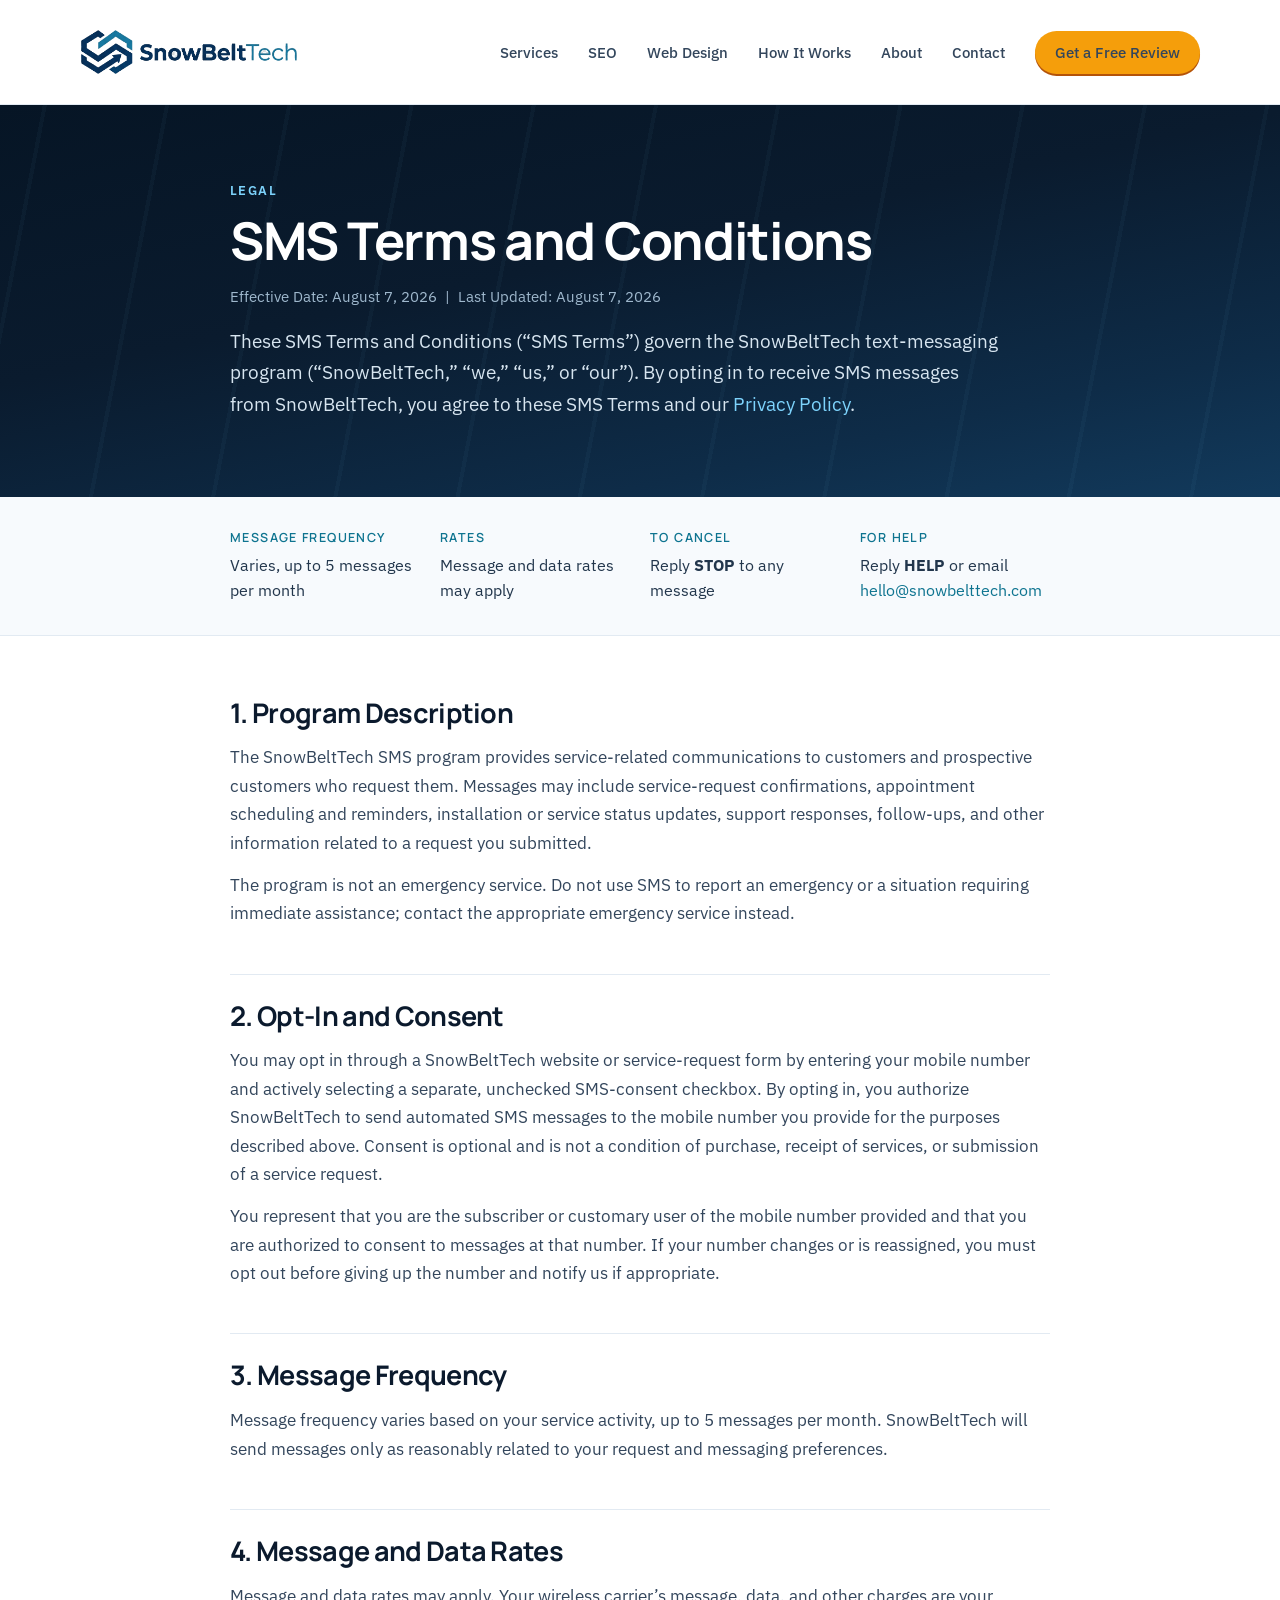
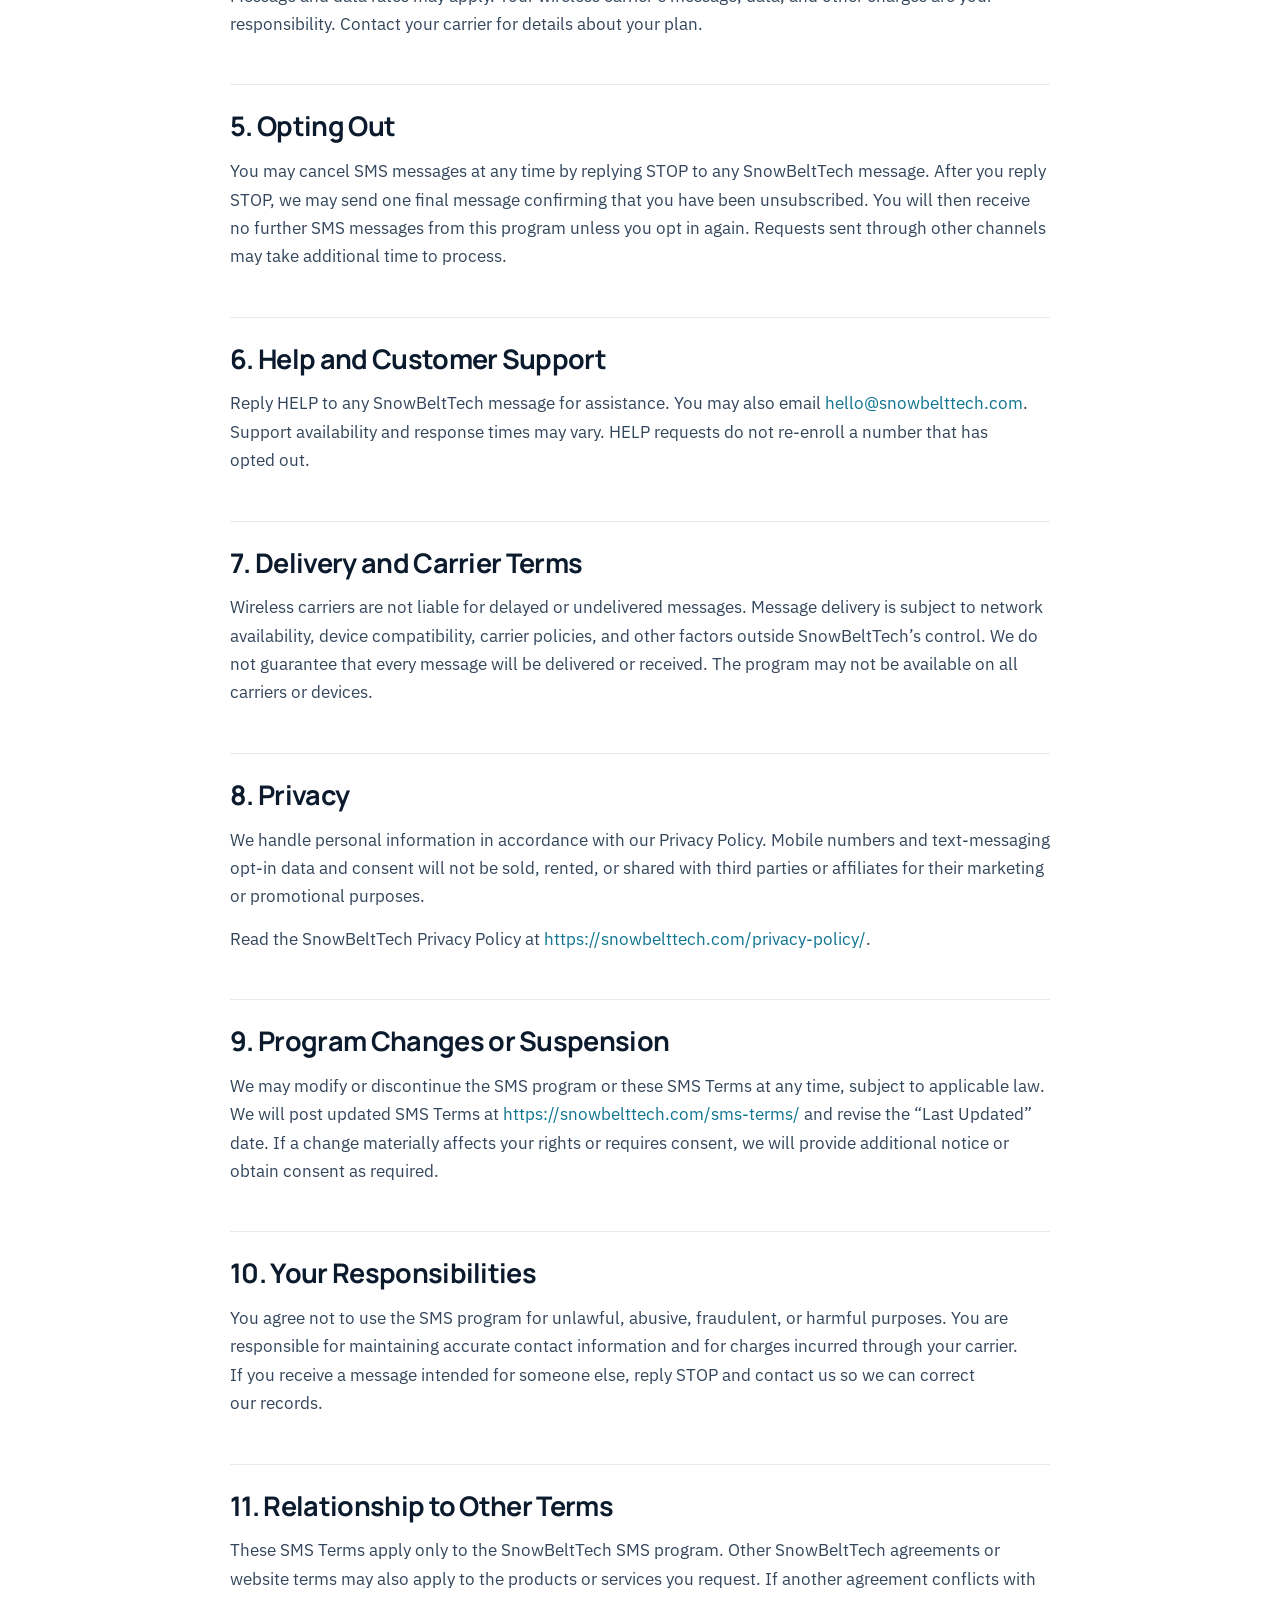
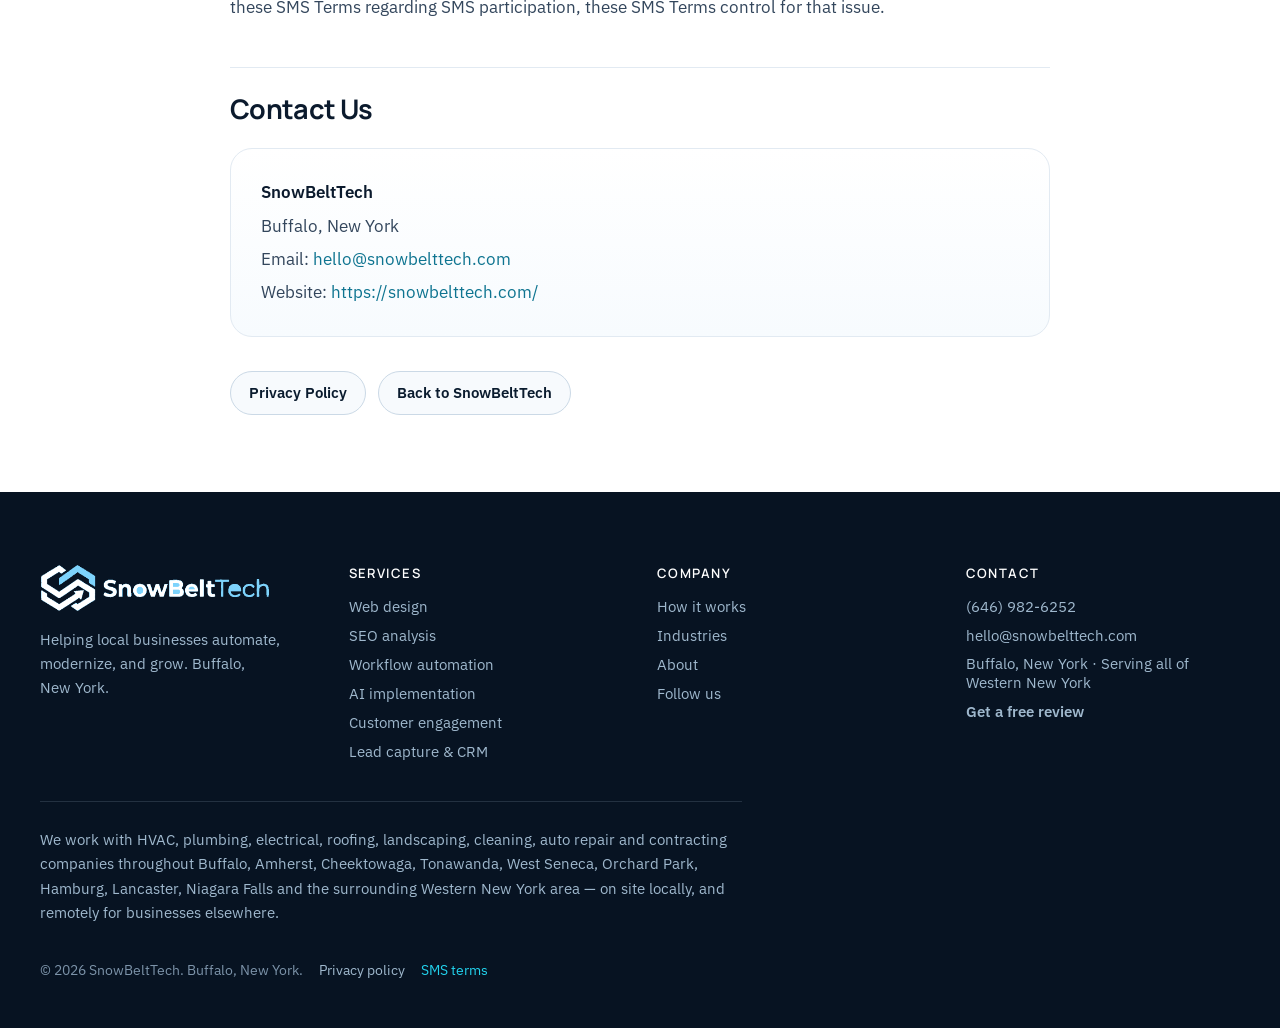
<file: sms-terms/index.html>
<!DOCTYPE html>
<html lang="en">
<head>
<meta charset="utf-8">
<meta name="viewport" content="width=device-width, initial-scale=1">
<meta name="theme-color" content="#0A1B2E">
<title>SMS Terms and Conditions | SnowBeltTech</title>
<meta name="description" content="Terms for the SnowBeltTech SMS program: opt-in and consent, message frequency, message and data rates, STOP to cancel, HELP for support, and privacy.">
<meta name="robots" content="index,follow">
<link rel="canonical" href="https://snowbelttech.com/sms-terms/">
<meta property="og:title" content="SMS Terms and Conditions | SnowBeltTech">
<meta property="og:description" content="Opt-in, message frequency, rates, STOP and HELP instructions for the SnowBeltTech text-messaging program.">
<meta property="og:type" content="website">
<meta property="og:url" content="https://snowbelttech.com/sms-terms/">
<meta property="og:site_name" content="SnowBeltTech">
<meta property="og:locale" content="en_US">
<meta property="og:image" content="https://snowbelttech.com/assets/og-image.png">
<meta property="og:image:width" content="1200">
<meta property="og:image:height" content="630">
<meta name="twitter:card" content="summary_large_image">
<link rel="icon" href="/assets/favicon.ico" sizes="any">
<link rel="icon" type="image/png" sizes="32x32" href="/assets/favicon-32.png">
<link rel="apple-touch-icon" sizes="180x180" href="/assets/apple-touch-icon.png">
<link rel="preconnect" href="https://fonts.googleapis.com">
<link rel="preconnect" href="https://fonts.gstatic.com" crossorigin>
<link href="https://fonts.googleapis.com/css2?family=Manrope:wght@500;600;700;800&family=IBM+Plex+Sans:wght@400;500;600&display=swap" rel="stylesheet">
<style>
*{box-sizing:border-box}
html{scroll-behavior:smooth}
body{margin:0;background:#FFFFFF;color:#0B1A2D;font-family:'IBM Plex Sans',system-ui,sans-serif;-webkit-font-smoothing:antialiased;overflow-x:hidden}
h1,h2,h3{font-family:'Manrope',system-ui,sans-serif;margin:0;letter-spacing:-0.025em;text-wrap:balance}
p{margin:0;text-wrap:pretty}
a{color:#0E7490;text-decoration:none}
a:hover{color:#0A1B2E}
img{max-width:100%}
::selection{background:#A5F3FC;color:#071322}
:focus-visible{outline:3px solid #22D3EE;outline-offset:3px;border-radius:4px}
@media (prefers-reduced-motion: reduce){*{animation-duration:.01ms !important;transition-duration:.01ms !important}}

.skip{position:absolute;left:-9999px;top:0;background:#0A1B2E;color:#fff;padding:12px 18px;border-radius:0 0 10px 0;z-index:200}
.skip:focus{left:0;color:#fff}

.hdr{position:sticky;top:0;z-index:100;background:rgba(255,255,255,0.88);backdrop-filter:blur(14px);border-bottom:1px solid #E2EAF2}
.hdr-in{max-width:1200px;margin:0 auto;padding:0 clamp(18px,4vw,40px);padding-left:max(clamp(18px,4vw,40px),env(safe-area-inset-left));padding-right:max(clamp(18px,4vw,40px),env(safe-area-inset-right));height:clamp(76px,10vw,104px);display:flex;align-items:center;gap:clamp(10px,3vw,28px)}
.brand{display:flex;align-items:center;margin-right:auto;min-width:0}
.brand img{height:clamp(30px,4.2vw,46px);width:auto;max-width:100%;display:block}
.nav{display:none;align-items:center;gap:30px}
.nav a{color:#33465C;font-size:15px;font-weight:500;white-space:nowrap}
.nav a:hover{color:#0A1B2E}
.cta{background:#F59E0B;color:#0A1B2E;font-weight:700;font-size:15px;padding:12px 20px;border-radius:999px;white-space:nowrap;box-shadow:0 2px 0 #B45309}
.cta:hover{background:#FBBF24;color:#0A1B2E}
.call{display:inline-flex;align-items:center;gap:8px;min-height:44px;flex:none;padding:0 16px;border-radius:999px;background:#0A1B2E;color:#fff;font-weight:700;font-size:15px;white-space:nowrap}
.call:hover{background:#0E2C48;color:#fff}
.call:active{transform:translateY(1px)}
@media (min-width:980px){.nav{display:flex}.call{display:none}}

.hero{position:relative;background:linear-gradient(168deg,#061525 0%,#0A1B2E 42%,#0E2C48 78%,#123A5C 100%);color:#fff;overflow:hidden}
.hero-lines{position:absolute;inset:0;opacity:.5;background:repeating-linear-gradient(101deg,transparent 0 42px,rgba(125,211,252,0.07) 42px 46px,transparent 46px 120px)}
.hero-in{position:relative;max-width:900px;margin:0 auto;padding:clamp(46px,6vw,78px) clamp(18px,4vw,40px)}
.eyebrow{font-size:13px;letter-spacing:0.11em;text-transform:uppercase;font-weight:600;color:#7DD3FC}
.hero h1{margin-top:14px;font-size:clamp(33px,5vw,52px);line-height:1.08}
.dates{margin-top:18px;font-size:14.5px;color:#9FB8CD}
.lede{margin-top:20px;font-size:clamp(16.5px,1.6vw,18.5px);line-height:1.7;color:#D7E5F0;max-width:70ch}

.facts{position:relative;background:#F7FAFD;border-bottom:1px solid #E2EAF2}
.facts-in{max-width:900px;margin:0 auto;padding:clamp(24px,3vw,32px) clamp(18px,4vw,40px);display:grid;grid-template-columns:repeat(auto-fit,minmax(min(100%,190px),1fr));gap:20px}
.fact dt{font-size:12.5px;letter-spacing:0.11em;text-transform:uppercase;font-weight:600;color:#0E7490;font-family:'Manrope',system-ui,sans-serif}
.fact dd{margin:7px 0 0;font-size:16px;line-height:1.55;color:#22364C}

.wrap{max-width:900px;margin:0 auto;padding:clamp(38px,5vw,60px) clamp(18px,4vw,40px) clamp(52px,6vw,84px)}
.prose h2{margin-top:clamp(34px,4vw,46px);padding-top:24px;border-top:1px solid #E2EAF2;font-size:clamp(21px,2.4vw,27px);line-height:1.25}
.prose h2:first-child{margin-top:0;padding-top:0;border-top:0}
.prose p{margin-top:14px;font-size:16.5px;line-height:1.72;color:#33465C}
.prose strong{color:#0B1A2D;font-weight:600}

.card{margin-top:22px;border:1px solid #E2EAF2;border-radius:22px;padding:clamp(22px,3vw,30px);background:linear-gradient(180deg,#FFFFFF,#F7FBFE)}
.card p{margin-top:7px;font-size:16.5px;line-height:1.6;color:#33465C}
.card p:first-child{margin-top:0;font-weight:600;color:#0B1A2D}

.related{margin-top:34px;display:flex;flex-wrap:wrap;gap:12px}
.pill{display:inline-flex;align-items:center;min-height:44px;padding:0 18px;border-radius:999px;border:1px solid #CBD9E6;background:#F7FAFD;color:#0A1B2E;font-weight:600;font-size:15px}
.pill:hover{border-color:#22D3EE;background:#EDF4FA;color:#0A1B2E}

.ftr{background:#071322;color:#9FB8CD;padding:clamp(48px,6vw,72px) clamp(18px,4vw,40px) 36px}
.ftr-in{max-width:1200px;margin:0 auto}
.ftr-grid{display:grid;grid-template-columns:repeat(auto-fit,minmax(min(100%,220px),1fr));gap:34px}
.ftr h2{font-size:13px;letter-spacing:0.11em;text-transform:uppercase;color:#fff;font-weight:600}
.ftr img{width:100%;max-width:230px;height:auto;display:block}
.ftr ul{margin:14px 0 0;padding:0;list-style:none;display:flex;flex-direction:column;gap:9px}
.ftr a{font-size:15px;color:#9FB8CD}
.ftr a:hover{color:#22D3EE}
.ftr-tag{margin-top:16px;font-size:15px;line-height:1.6;max-width:34ch}
.ftr-get{color:#22D3EE;font-weight:600}
.ftr-get:hover{color:#7DD3FC}
.ftr-note{margin-top:40px;padding-top:26px;border-top:1px solid rgba(159,184,205,0.18);font-size:14.5px;line-height:1.7;max-width:78ch}
.ftr-legal{margin-top:22px;display:flex;flex-wrap:wrap;align-items:center;gap:8px 16px}
.ftr-legal p{font-size:13.5px;color:#7C93A9}
.ftr-legal a{font-size:13.5px;min-height:44px;display:inline-flex;align-items:center}
.ftr-legal a[aria-current="page"]{color:#22D3EE}
</style>
</head>
<body>

<a class="skip" href="#main">Skip to content</a>

<header class="hdr">
  <div class="hdr-in">
    <a class="brand" href="/" aria-label="SnowBeltTech home">
      <img src="/assets/snowbelttech-wordmark.png" alt="SnowBeltTech" width="823" height="174">
    </a>
    <nav class="nav" aria-label="Primary">
      <a href="/#services">Services</a>
      <a href="/#seo">SEO</a>
      <a href="/#webdesign">Web Design</a>
      <a href="/#process">How It Works</a>
      <a href="/#why">About</a>
      <a href="/#contact">Contact</a>
      <a class="cta" href="/#contact">Get a Free Review</a>
    </nav>
    <a class="call" href="tel:+16469826252" aria-label="Call SnowBeltTech">
      <svg viewBox="0 0 24 24" fill="none" stroke="#7DD3FC" stroke-width="2.2" stroke-linecap="round" stroke-linejoin="round" style="width:17px;height:17px;flex:none" aria-hidden="true"><path d="M5 3h3l2 5-2.5 1.5a12 12 0 0 0 5 5L14 12l5 2v3a2 2 0 0 1-2.2 2A16 16 0 0 1 3 5.2 2 2 0 0 1 5 3z"></path></svg>
      Call
    </a>
  </div>
</header>

<section class="hero">
  <div class="hero-lines" aria-hidden="true"></div>
  <div class="hero-in">
    <p class="eyebrow">Legal</p>
    <h1>SMS Terms and Conditions</h1>
    <p class="dates">Effective Date: August 7, 2026 &nbsp;|&nbsp; Last Updated: August 7, 2026</p>
    <p class="lede">These SMS Terms and Conditions (&ldquo;SMS Terms&rdquo;) govern the SnowBeltTech text-messaging program (&ldquo;SnowBeltTech,&rdquo; &ldquo;we,&rdquo; &ldquo;us,&rdquo; or &ldquo;our&rdquo;). By opting in to receive SMS messages from SnowBeltTech, you agree to these SMS Terms and our <a href="/privacy-policy/" style="color:#7DD3FC">Privacy Policy</a>.</p>
  </div>
</section>

<section class="facts" aria-label="Program summary">
  <dl class="facts-in">
    <div class="fact">
      <dt>Message frequency</dt>
      <dd>Varies, up to 5 messages per month</dd>
    </div>
    <div class="fact">
      <dt>Rates</dt>
      <dd>Message and data rates may apply</dd>
    </div>
    <div class="fact">
      <dt>To cancel</dt>
      <dd>Reply <strong>STOP</strong> to any message</dd>
    </div>
    <div class="fact">
      <dt>For help</dt>
      <dd>Reply <strong>HELP</strong> or email <a href="mailto:hello@snowbelttech.com">hello@snowbelttech.com</a></dd>
    </div>
  </dl>
</section>

<main id="main" class="wrap">
  <div class="prose">

    <h2>1. Program Description</h2>
    <p>The SnowBeltTech SMS program provides service-related communications to customers and prospective customers who request them. Messages may include service-request confirmations, appointment scheduling and reminders, installation or service status updates, support responses, follow-ups, and other information related to a request you submitted.</p>
    <p>The program is not an emergency service. Do not use SMS to report an emergency or a situation requiring immediate assistance; contact the appropriate emergency service instead.</p>

    <h2>2. Opt-In and Consent</h2>
    <p>You may opt in through a SnowBeltTech website or service-request form by entering your mobile number and actively selecting a separate, unchecked SMS-consent checkbox. By opting in, you authorize SnowBeltTech to send automated SMS messages to the mobile number you provide for the purposes described above. Consent is optional and is not a condition of purchase, receipt of services, or submission of a service request.</p>
    <p>You represent that you are the subscriber or customary user of the mobile number provided and that you are authorized to consent to messages at that number. If your number changes or is reassigned, you must opt out before giving up the number and notify us if appropriate.</p>

    <h2>3. Message Frequency</h2>
    <p>Message frequency varies based on your service activity, up to 5 messages per month. SnowBeltTech will send messages only as reasonably related to your request and messaging preferences.</p>

    <h2>4. Message and Data Rates</h2>
    <p>Message and data rates may apply. Your wireless carrier&rsquo;s message, data, and other charges are your responsibility. Contact your carrier for details about your plan.</p>

    <h2>5. Opting Out</h2>
    <p>You may cancel SMS messages at any time by replying STOP to any SnowBeltTech message. After you reply STOP, we may send one final message confirming that you have been unsubscribed. You will then receive no further SMS messages from this program unless you opt in again. Requests sent through other channels may take additional time to process.</p>

    <h2>6. Help and Customer Support</h2>
    <p>Reply HELP to any SnowBeltTech message for assistance. You may also email <a href="mailto:hello@snowbelttech.com">hello@snowbelttech.com</a>. Support availability and response times may vary. HELP requests do not re-enroll a number that has opted out.</p>

    <h2>7. Delivery and Carrier Terms</h2>
    <p>Wireless carriers are not liable for delayed or undelivered messages. Message delivery is subject to network availability, device compatibility, carrier policies, and other factors outside SnowBeltTech&rsquo;s control. We do not guarantee that every message will be delivered or received. The program may not be available on all carriers or devices.</p>

    <h2>8. Privacy</h2>
    <p>We handle personal information in accordance with our Privacy Policy. Mobile numbers and text-messaging opt-in data and consent will not be sold, rented, or shared with third parties or affiliates for their marketing or promotional purposes.</p>
    <p>Read the SnowBeltTech Privacy Policy at <a href="/privacy-policy/">https://snowbelttech.com/privacy-policy/</a>.</p>

    <h2>9. Program Changes or Suspension</h2>
    <p>We may modify or discontinue the SMS program or these SMS Terms at any time, subject to applicable law. We will post updated SMS Terms at <a href="/sms-terms/">https://snowbelttech.com/sms-terms/</a> and revise the &ldquo;Last Updated&rdquo; date. If a change materially affects your rights or requires consent, we will provide additional notice or obtain consent as required.</p>

    <h2>10. Your Responsibilities</h2>
    <p>You agree not to use the SMS program for unlawful, abusive, fraudulent, or harmful purposes. You are responsible for maintaining accurate contact information and for charges incurred through your carrier. If you receive a message intended for someone else, reply STOP and contact us so we can correct our records.</p>

    <h2>11. Relationship to Other Terms</h2>
    <p>These SMS Terms apply only to the SnowBeltTech SMS program. Other SnowBeltTech agreements or website terms may also apply to the products or services you request. If another agreement conflicts with these SMS Terms regarding SMS participation, these SMS Terms control for that issue.</p>

    <h2>Contact Us</h2>
    <div class="card">
      <p>SnowBeltTech</p>
      <p>Buffalo, New York</p>
      <p>Email: <a href="mailto:hello@snowbelttech.com">hello@snowbelttech.com</a></p>
      <p>Website: <a href="/">https://snowbelttech.com/</a></p>
    </div>

    <div class="related">
      <a class="pill" href="/privacy-policy/">Privacy Policy</a>
      <a class="pill" href="/">Back to SnowBeltTech</a>
    </div>

  </div>
</main>

<footer class="ftr">
  <div class="ftr-in">
    <div class="ftr-grid">
      <div>
        <img src="/assets/snowbelttech-wordmark-light.png" alt="SnowBeltTech" width="823" height="174">
        <p class="ftr-tag">Helping local businesses automate, modernize, and grow. Buffalo, New York.</p>
      </div>
      <div>
        <h2>Services</h2>
        <ul>
          <li><a href="/#webdesign">Web design</a></li>
          <li><a href="/#seo">SEO analysis</a></li>
          <li><a href="/#services">Workflow automation</a></li>
          <li><a href="/#services">AI implementation</a></li>
          <li><a href="/#services">Customer engagement</a></li>
          <li><a href="/#services">Lead capture &amp; CRM</a></li>
        </ul>
      </div>
      <div>
        <h2>Company</h2>
        <ul>
          <li><a href="/#process">How it works</a></li>
          <li><a href="/#industries">Industries</a></li>
          <li><a href="/#why">About</a></li>
          <li><a href="https://www.linkedin.com/company/snowbelt-tech">Follow us</a></li>
        </ul>
      </div>
      <div>
        <h2>Contact</h2>
        <ul>
          <li><a href="tel:+16469826252">(646) 982-6252</a></li>
          <li><a href="mailto:hello@snowbelttech.com">hello@snowbelttech.com</a></li>
          <li style="font-size:15px">Buffalo, New York &middot; Serving all of Western New York</li>
          <li><a class="ftr-get" href="/#contact">Get a free review</a></li>
        </ul>
      </div>
    </div>

    <p class="ftr-note">We work with HVAC, plumbing, electrical, roofing, landscaping, cleaning, auto repair and contracting companies throughout Buffalo, Amherst, Cheektowaga, Tonawanda, West Seneca, Orchard Park, Hamburg, Lancaster, Niagara Falls and the surrounding Western New York area &mdash; on site locally, and remotely for businesses elsewhere.</p>

    <div class="ftr-legal">
      <p>&copy; 2026 SnowBeltTech. Buffalo, New York.</p>
      <a href="/privacy-policy/">Privacy policy</a>
      <a href="/sms-terms/" aria-current="page">SMS terms</a>
    </div>
  </div>
</footer>

</body>
</html>
</file>
<file: assets/site.css>
:root{
  --ink:#071A3D; --ink-2:#0E2858; --navy:#153E8F; --teal:#1F6FEB; --ice:#9CCBFF;
  --snow:#F6F8FC; --paper:#FFFFFF; --line:#DDE4F0; --line-dark:#1E3A70;
  --text:#0B1834; --muted:#4F5F7A; --muted-dark:#A3B6D6;
  --ok:#12A66A; --ok-soft:#E2F7EE; --warn:#D98A0B; --warn-soft:#FFF1D6; --alert:#D2483A;
  --signal:#FF7A2F; --signal-hover:#FF8F4F; --signal-ink:#071A3D;
  --sky:#6FB6FF; --go:#3DDC97;
  --r-sm:10px; --r:16px; --r-lg:24px;
  --display:"Archivo", system-ui, sans-serif;
  --body:"Figtree", system-ui, sans-serif;
  --serif:"Instrument Serif", Georgia, serif;
  --mono:"JetBrains Mono", ui-monospace, monospace;
  --wrap:1180px;
  --gutter:max(20px, env(safe-area-inset-left));
}
*{box-sizing:border-box}
html{scroll-behavior:smooth;-webkit-text-size-adjust:100%}
@media (prefers-reduced-motion:reduce){html{scroll-behavior:auto}}
body{margin:0;background:var(--snow);color:var(--text);font:400 17.5px/1.62 var(--body);-webkit-font-smoothing:antialiased}
img{max-width:100%;height:auto;display:block}
a{color:inherit}
h1,h2,h3{font-family:var(--display);line-height:1.06;letter-spacing:-.022em;margin:0;font-weight:800}
h1,h2{font-stretch:106%}
h2{font-size:clamp(30px,4.2vw,48px)}
h3{font-size:21px;letter-spacing:-.012em;font-weight:700}
p{margin:0}
.wrap{max-width:var(--wrap);margin:0 auto;padding:0 var(--gutter)}
.skip{position:absolute;left:-999px;top:8px;background:var(--ink);color:#fff;padding:10px 14px;border-radius:8px;z-index:100}
.skip:focus{left:12px}
:focus-visible{outline:3px solid var(--teal);outline-offset:3px;border-radius:6px}
.eyebrow{font:500 12.5px/1 var(--mono);letter-spacing:.14em;text-transform:uppercase;color:var(--teal);display:inline-flex;align-items:center;gap:10px}
.eyebrow::before{content:"";width:22px;height:2px;background:currentColor}
.lede{font-size:clamp(17px,1.6vw,19.5px);color:var(--muted);max-width:620px}
section{padding:clamp(72px,9vw,120px) 0}
.sec-head{display:grid;gap:16px;margin-bottom:clamp(36px,5vw,56px);max-width:760px}

/* buttons */
.btn{display:inline-flex;align-items:center;justify-content:center;gap:10px;min-height:52px;padding:0 24px;border-radius:999px;font:600 16px/1 var(--body);text-decoration:none;border:0;cursor:pointer;transition:transform .15s, background .15s, box-shadow .15s}
.btn:hover{transform:translateY(-1px)}
.btn-signal{background:var(--signal);color:var(--signal-ink);font-weight:700;box-shadow:0 10px 26px -10px rgba(255,122,47,.75), inset 0 -2px 0 rgba(0,0,0,.12)}
.btn-signal:hover{background:var(--signal-hover)}
.btn-ghost{background:transparent;color:var(--text);box-shadow:inset 0 0 0 1.5px var(--line)}
.btn-ghost:hover{box-shadow:inset 0 0 0 1.5px var(--teal);color:var(--teal)}
.btn-dark{background:var(--ink);color:#fff}
.arrow{transition:transform .15s}
.btn:hover .arrow{transform:translateX(3px)}

/* header */
.top{position:sticky;top:0;z-index:50;background:rgba(243,246,247,.86);backdrop-filter:saturate(1.4) blur(14px);-webkit-backdrop-filter:saturate(1.4) blur(14px);border-bottom:1px solid transparent;transition:border-color .2s}
.top.scrolled{border-bottom-color:var(--line)}
.top .wrap{display:flex;align-items:center;gap:clamp(10px,3vw,28px);height:74px}
.logo img{height:34px;width:auto}
.nav{display:none;gap:4px;margin-left:auto}
.nav a{font-weight:500;font-size:15.5px;text-decoration:none;color:var(--muted);padding:10px 12px;border-radius:999px}
.nav a:hover{color:var(--text);background:rgba(21,62,143,.06)}
.top .cta{display:none}
.call{margin-left:auto;display:inline-flex;align-items:center;gap:8px;font:600 14.5px/1 var(--body);text-decoration:none;min-height:44px;padding:0 14px;border-radius:999px;background:var(--ink);color:#fff;flex:none}
.menu-btn{flex:none;width:44px;height:44px;border-radius:12px;border:1.5px solid var(--line);background:var(--paper);display:grid;place-items:center;cursor:pointer}
.menu-btn span,.menu-btn span::before,.menu-btn span::after{display:block;width:18px;height:2px;background:var(--text);border-radius:2px;position:relative;content:""}
.menu-btn span::before{position:absolute;top:-6px}.menu-btn span::after{position:absolute;top:6px}
.mobile-menu{display:none;border-top:1px solid var(--line);background:var(--snow);padding:12px var(--gutter) 22px}
.mobile-menu.open{display:grid;gap:4px}
.mobile-menu a{text-decoration:none;font-weight:600;font-size:18px;padding:12px 4px;border-bottom:1px solid var(--line)}
.mobile-menu .btn{margin-top:14px}
@media (min-width:1040px){
  .nav,.top .cta{display:inline-flex}
  .call,.menu-btn,.mobile-menu,.mobile-menu.open{display:none}
  .top .cta{min-height:44px;padding:0 18px;font-size:15px}
}

/* hero */
.hero{padding:clamp(40px,6vw,84px) 0 clamp(64px,8vw,104px);position:relative;overflow:hidden}
.hero::before{content:"";position:absolute;inset:0;background:radial-gradient(42% 55% at 88% 18%, rgba(31,111,235,.20), transparent 70%),radial-gradient(30% 40% at 70% 85%, rgba(255,122,47,.16), transparent 70%),radial-gradient(40% 50% at 0% 0%, rgba(111,182,255,.18), transparent 70%);pointer-events:none}
.hero .wrap{position:relative;display:grid;gap:48px;align-items:center}
@media (min-width:1040px){.hero .wrap{grid-template-columns:1.05fr .95fr;gap:56px}}
.hero h1{font-size:clamp(42px,5.1vw,74px);line-height:1;letter-spacing:-.03em;margin:22px 0 24px}
.hero h1 em,.page-hero h1 em,h2 em{font-family:var(--serif);font-style:italic;font-weight:400;font-stretch:100%;letter-spacing:-.01em;color:var(--teal);position:relative;white-space:nowrap;padding-right:.04em}
.dark h2 em{color:var(--sky)}
.check-form{margin-top:32px;display:flex;flex-wrap:wrap;gap:10px;max-width:560px;background:var(--paper);padding:8px;border-radius:999px;box-shadow:0 1px 0 var(--line), 0 18px 40px -24px rgba(7,26,61,.45);border:1px solid var(--line)}
.check-form input{flex:1 1 220px;min-width:0;border:0;background:transparent;font:500 16.5px var(--body);padding:0 16px;height:52px;color:var(--text)}
.check-form input:focus{outline:none}
.check-form:focus-within{box-shadow:0 0 0 3px rgba(31,111,235,.35), 0 18px 40px -24px rgba(7,26,61,.45)}
.reassure{margin-top:14px;font-size:14.5px;color:var(--muted);display:flex;flex-wrap:wrap;gap:6px 18px}
.reassure span::before{content:"✓";color:var(--ok);font-weight:700;margin-right:6px}
.hero-links{margin-top:26px;display:flex;gap:18px;flex-wrap:wrap;font-size:15.5px}
.hero-links a{color:var(--navy);font-weight:600;text-underline-offset:4px}
@media (max-width:520px){.check-form{border-radius:20px}.check-form .btn{width:100%}}
.hero-ctas{margin-top:32px;display:flex;flex-wrap:wrap;gap:12px}
.btn-lg{min-height:58px;padding:0 28px;font-size:17px}
@media (max-width:520px){.hero-ctas .btn{width:100%}}
.hero-art{position:relative;aspect-ratio:1.15/1;max-width:620px;width:100%;justify-self:center}
.frame{position:absolute;background:#fff;border-radius:14px;overflow:hidden;box-shadow:0 30px 60px -30px rgba(7,26,61,.55), 0 0 0 1px rgba(7,26,61,.06)}
.frame img{width:100%;aspect-ratio:1140/720;object-fit:cover;object-position:top}
.frame-back{width:78%;right:0;top:0;transform:rotate(2deg)}
.frame-front{width:82%;left:0;bottom:6%;transform:rotate(-1.5deg)}
.badge{position:absolute;display:flex;align-items:center;gap:12px;background:#fff;border-radius:14px;padding:12px 16px;box-shadow:0 18px 40px -18px rgba(7,26,61,.5);border:1px solid var(--line)}
.badge b{display:block;font-size:14.5px;line-height:1.2}
.badge small{font-size:12.5px;color:var(--muted)}
.badge-ic{width:30px;height:30px;border-radius:50%;background:var(--ok-soft);color:var(--ok);display:grid;place-items:center;font-weight:700}
.badge-dot{width:10px;height:10px;border-radius:50%;background:var(--signal);box-shadow:0 0 0 4px rgba(255,122,47,.25)}
.badge-demo{left:-2%;top:12%}
.badge-mon{right:2%;bottom:0;background:var(--ink);border-color:var(--ink);color:#fff}
.badge-mon small{color:var(--muted-dark)}
@media (max-width:560px){.badge{padding:9px 12px;gap:9px}.badge b{font-size:13px}.badge small{font-size:11.5px}.badge-demo{top:4%}}

/* console */
.console{background:var(--ink);border-radius:var(--r-lg);color:#E6EEF7;box-shadow:0 40px 80px -40px rgba(7,26,61,.7), 0 0 0 1px rgba(255,255,255,.04) inset;overflow:hidden;font-family:var(--mono)}
.console-bar{display:flex;align-items:center;gap:10px;padding:14px 18px;border-bottom:1px solid var(--line-dark);font-size:12.5px;color:var(--muted-dark)}
.dots{display:flex;gap:6px}.dots i{width:10px;height:10px;border-radius:50%;background:#2A3E60}
.live{margin-left:auto;display:inline-flex;align-items:center;gap:8px;color:var(--go)}
.live::before{content:"";width:8px;height:8px;border-radius:50%;background:var(--go);box-shadow:0 0 0 0 rgba(61,220,151,.6);animation:pulse 2s infinite}
@keyframes pulse{70%{box-shadow:0 0 0 8px rgba(61,220,151,0)}100%{box-shadow:0 0 0 0 rgba(61,220,151,0)}}
.console-site{padding:18px 18px 6px;display:flex;justify-content:space-between;align-items:baseline;gap:10px;flex-wrap:wrap}
.console-site b{font:600 17px var(--body);color:#fff}
.console-site small{font-size:12px;color:var(--muted-dark)}
.metrics{display:grid;grid-template-columns:repeat(2,1fr);gap:1px;background:var(--line-dark);margin:12px 0 0;border-top:1px solid var(--line-dark);border-bottom:1px solid var(--line-dark)}
@media (min-width:560px){.metrics{grid-template-columns:repeat(3,1fr)}}
.metric{background:var(--ink);padding:14px 18px}
.metric span{display:block;font-size:11px;letter-spacing:.1em;text-transform:uppercase;color:var(--muted-dark)}
.metric b{display:flex;align-items:center;gap:8px;margin-top:6px;font:600 20px var(--body);color:#fff}
.metric b::before{content:"";width:8px;height:8px;border-radius:50%;background:var(--go);flex:none}
.metric.warn b::before{background:#F5B342}
.log{list-style:none;margin:0;padding:14px 18px 18px;font-size:12.5px;line-height:1.55;height:208px;overflow:hidden;display:flex;flex-direction:column;justify-content:flex-end;gap:7px}
.log li{display:grid;grid-template-columns:54px 1fr;gap:10px;color:#C5D3E3;animation:in .4s ease both}
.log time{color:#5F7898}
.log .ok{color:var(--go)}.log .wn{color:#F5B342}.log .ag{color:var(--ice)}
@keyframes in{from{opacity:0;transform:translateY(6px)}}
@media (prefers-reduced-motion:reduce){.log li{animation:none}.live::before{animation:none}}

/* trust strip */
.strip{background:linear-gradient(90deg,var(--ink),#0C2A66);color:#fff;padding:22px 0}
.strip .wrap{display:flex;flex-wrap:wrap;gap:14px 40px;justify-content:space-between;align-items:center}
.strip div{font:500 13px/1.3 var(--mono);letter-spacing:.06em;text-transform:uppercase;color:var(--muted-dark);display:flex;align-items:center;gap:10px}
.strip b{font:800 22px var(--display);color:#fff;letter-spacing:-.01em;text-transform:none}

/* services */
.services{display:grid;gap:20px}
@media (min-width:900px){.services{grid-template-columns:repeat(3,1fr)}}
.svc{background:var(--paper);border:1px solid var(--line);border-radius:var(--r-lg);padding:30px 28px 28px;display:flex;flex-direction:column;gap:16px;position:relative}
.svc.feature{background:var(--ink);border-color:var(--ink);color:#fff}
.svc.feature p,.svc.feature li{color:#C3D1E1}
.svc-tag{font:500 11.5px/1 var(--mono);letter-spacing:.12em;text-transform:uppercase;color:var(--teal)}
.svc.feature .svc-tag{color:var(--sky)}
.svc-icon{width:48px;height:48px;border-radius:14px;display:grid;place-items:center;background:var(--snow);color:var(--navy)}
.svc.feature .svc-icon{background:rgba(255,255,255,.06);color:var(--sky)}
.svc p{color:var(--muted)}
.svc ul{list-style:none;padding:0;margin:4px 0 0;display:grid;gap:9px;font-size:15.5px}
.svc li{display:flex;gap:10px;color:var(--text)}
.svc li::before{content:"";width:16px;height:16px;flex:none;margin-top:4px;border-radius:50%;background:var(--ok-soft) url("data:image/svg+xml,%3Csvg xmlns='http://www.w3.org/2000/svg' viewBox='0 0 16 16'%3E%3Cpath d='M4.5 8.2l2.2 2.2 4.8-4.8' fill='none' stroke='%2317A673' stroke-width='1.8' stroke-linecap='round' stroke-linejoin='round'/%3E%3C/svg%3E") center/contain}
.svc.feature li::before{background-color:rgba(111,182,255,.14)}
.svc-foot{margin-top:auto;padding-top:18px;border-top:1px solid var(--line);display:flex;justify-content:space-between;align-items:center;gap:12px;flex-wrap:wrap}
.svc.feature .svc-foot{border-color:var(--line-dark)}
.from{font-size:14px;color:var(--muted)}.svc.feature .from{color:var(--muted-dark)}
.from b{font:800 22px var(--display);color:var(--text);margin-left:4px}.svc.feature .from b{color:#fff}
.tbd{background:var(--warn-soft);color:#8A5800;border-radius:6px;padding:0 6px}
.svc.feature .tbd{background:rgba(245,179,66,.18);color:#F5C66E}
.svc-link{font-weight:600;font-size:15px;color:var(--navy);text-decoration:none}
.svc.feature .svc-link{color:var(--sky)}
.note{margin-top:22px;font-size:15px;color:var(--muted)}
.design-hero{background:var(--ink);color:#fff;border-radius:28px;display:grid;overflow:hidden;position:relative}
.design-hero::before{content:"";position:absolute;inset:0;background:radial-gradient(50% 70% at 100% 0%, rgba(31,111,235,.35), transparent 70%);pointer-events:none}
@media (min-width:980px){.design-hero{grid-template-columns:1.25fr .75fr}}
.dh-main{position:relative;padding:clamp(28px,4vw,52px);display:grid;gap:16px;align-content:start}
.dh-main h3{font-size:clamp(28px,3.4vw,40px);letter-spacing:-.02em;font-weight:750}
.dh-main p{color:#C3D1E1;font-size:18px;max-width:560px}
.dh-list{list-style:none;padding:0;margin:8px 0 0;display:grid;gap:11px 24px;font-size:16px}
@media (min-width:600px){.dh-list{grid-template-columns:1fr 1fr}}
.dh-list li{display:flex;gap:10px}
.dh-list li::before{content:"";width:18px;height:18px;flex:none;margin-top:3px;border-radius:50%;background:rgba(111,182,255,.16) url("data:image/svg+xml,%3Csvg xmlns='http://www.w3.org/2000/svg' viewBox='0 0 16 16'%3E%3Cpath d='M4.5 8.2l2.2 2.2 4.8-4.8' fill='none' stroke='%236FB6FF' stroke-width='1.8' stroke-linecap='round' stroke-linejoin='round'/%3E%3C/svg%3E") center/contain}
.dh-list li:nth-child(-n+2){font-weight:600;color:#fff}
.dh-foot{margin-top:14px;padding-top:22px;border-top:1px solid var(--line-dark);display:flex;flex-wrap:wrap;gap:16px;align-items:center;justify-content:space-between}
.dh-foot .from{color:var(--muted-dark)}.dh-foot .from b{color:#fff}
.dh-foot .tbd{background:rgba(245,179,66,.18);color:#F5C66E}
.dh-steps{position:relative;list-style:none;margin:0;padding:clamp(28px,4vw,52px);background:var(--ink-2);display:grid;gap:0;counter-reset:d;align-content:center}
@media (max-width:979px){.dh-steps{border-top:1px solid var(--line-dark)}}
.dh-steps li{counter-increment:d;display:grid;grid-template-columns:40px 1fr;column-gap:16px;padding:0 0 26px;position:relative}
.dh-steps li:last-child{padding-bottom:0}
.dh-steps li::before{content:counter(d);grid-row:span 2;width:40px;height:40px;border-radius:50%;display:grid;place-items:center;font:600 15px var(--mono);background:var(--ink);border:1.5px solid var(--line-dark);color:var(--ice);position:relative;z-index:1}
.dh-steps li:first-child::before{background:var(--signal);border-color:var(--signal);color:var(--signal-ink);font-weight:700}
.dh-steps li:not(:last-child)::after{content:"";position:absolute;left:19px;top:40px;bottom:0;width:2px;background:var(--line-dark)}
.dh-steps b{font-size:17px;margin-top:8px}
.dh-steps span{color:var(--muted-dark);font-size:15px}
.sub-head{margin:clamp(48px,6vw,72px) 0 24px;display:grid;gap:6px}
.sub-head h3{font-size:clamp(22px,2.4vw,28px)}
.sub-head p{color:var(--muted)}
@media (min-width:900px){.services-2{grid-template-columns:repeat(2,1fr)}}

/* agents (dark) */
.dark{background:var(--ink);color:#fff;position:relative;overflow:hidden}
.dark::before{content:"";position:absolute;inset:0;background:radial-gradient(50% 60% at 100% 0%, rgba(31,111,235,.35), transparent 70%),radial-gradient(40% 50% at 0% 100%, rgba(255,122,47,.12), transparent 70%);pointer-events:none}
.dark .wrap{position:relative}
.dark .lede{color:var(--muted-dark)}
.dark .eyebrow{color:var(--sky)}
.mon-head{display:grid;gap:40px;align-items:center;margin-bottom:clamp(40px,5vw,60px)}
@media (min-width:1040px){.mon-head{grid-template-columns:1fr 1fr;gap:56px}}
.dark .console{border:1px solid var(--line-dark);background:#08132A}
.dark .metric{background:#08132A}
.checks{display:grid;gap:1px;background:var(--line-dark);border:1px solid var(--line-dark);border-radius:var(--r-lg);overflow:hidden}
@media (min-width:700px){.checks{grid-template-columns:repeat(2,1fr)}}
@media (min-width:1040px){.checks{grid-template-columns:repeat(3,1fr)}}
.chk{background:var(--ink);padding:26px 24px;display:grid;gap:10px;align-content:start}
.chk-top{display:flex;justify-content:space-between;align-items:center;gap:10px}
.freq{font:500 11px/1 var(--mono);letter-spacing:.08em;text-transform:uppercase;color:var(--ice);border:1px solid var(--line-dark);padding:6px 9px;border-radius:999px;white-space:nowrap}
.chk h3{color:#fff;font-size:19px}
.chk p{color:var(--muted-dark);font-size:15.5px}
.flow{margin:clamp(48px,6vw,72px) 0 0;padding:0;display:grid;gap:16px;counter-reset:f}
@media (min-width:900px){.flow{grid-template-columns:repeat(4,1fr)}}
.flow li{list-style:none;counter-increment:f;padding:22px;border-radius:var(--r);background:var(--ink-2);border:1px solid var(--line-dark)}
.flow li::before{content:"0" counter(f);font:500 12px var(--mono);color:var(--sky);letter-spacing:.1em}
.flow h3{font-size:18px;margin:10px 0 6px;color:#fff}
.flow p{font-size:15px;color:var(--muted-dark)}
.human{margin-top:28px;display:flex;gap:14px;align-items:flex-start;padding:18px 20px;border-radius:var(--r);background:rgba(111,182,255,.07);border:1px solid rgba(111,182,255,.25);color:#D4E8E0;font-size:15.5px;max-width:860px}
.human svg{flex:none;color:var(--sky);margin-top:2px}

/* report */
.report-grid{display:grid;gap:40px;align-items:center}
@media (min-width:1000px){.report-grid{grid-template-columns:.9fr 1.1fr;gap:64px}}
.report-points{display:grid;gap:18px;margin-top:28px}
.rp{display:grid;grid-template-columns:44px 1fr;gap:14px}
.rp i{width:44px;height:44px;border-radius:12px;background:var(--paper);border:1px solid var(--line);display:grid;place-items:center;font-style:normal;font:600 13px var(--mono);color:var(--navy)}
.rp b{display:block;font-weight:600;margin-bottom:2px}
.rp span{color:var(--muted);font-size:15.5px}
.paper{background:var(--paper);border-radius:var(--r-lg);border:1px solid var(--line);box-shadow:0 40px 70px -45px rgba(7,26,61,.55);padding:clamp(22px,3vw,34px);position:relative}
.paper::after{content:"EXAMPLE";position:absolute;top:22px;right:22px;font:500 11px var(--mono);letter-spacing:.14em;color:var(--muted);border:1px dashed var(--line);padding:5px 8px;border-radius:6px}
.paper-head{display:flex;gap:14px;align-items:center;padding-bottom:18px;border-bottom:1px solid var(--line)}
.paper-head small{font:500 12px var(--mono);color:var(--muted);letter-spacing:.06em;text-transform:uppercase}
.paper-head b{display:block;font:800 20px var(--display)}
.scores{display:grid;grid-template-columns:repeat(4,1fr);gap:10px;margin:20px 0}
.score{text-align:center;padding:14px 6px;border-radius:14px;background:var(--snow)}
.ring{--v:90;--c:var(--ok);width:62px;height:62px;margin:0 auto 8px;border-radius:50%;background:conic-gradient(var(--c) calc(var(--v)*1%), #E2E9EE 0);display:grid;place-items:center}
.ring b{width:48px;height:48px;border-radius:50%;background:var(--snow);display:grid;place-items:center;font:800 17px var(--display)}
.score span{font-size:12.5px;color:var(--muted);font-weight:500}
@media (max-width:460px){.scores{grid-template-columns:repeat(2,1fr)}}
.summary{font-size:15.5px;background:var(--snow);border-radius:14px;padding:16px 18px;border-left:3px solid var(--teal)}
.summary b{font-family:var(--mono);font-size:11.5px;letter-spacing:.1em;text-transform:uppercase;color:var(--teal);display:block;margin-bottom:6px;font-weight:500}
.issues{list-style:none;padding:0;margin:16px 0 0;display:grid;gap:8px}
.issues li{display:grid;grid-template-columns:auto 1fr auto;gap:12px;align-items:center;font-size:14.5px;padding:11px 14px;border:1px solid var(--line);border-radius:12px}
.sev{font:500 10.5px/1 var(--mono);letter-spacing:.08em;text-transform:uppercase;padding:5px 7px;border-radius:6px}
.sev.med{background:var(--warn-soft);color:#8A5800}.sev.low{background:#E7EEF5;color:var(--navy)}.sev.ok{background:var(--ok-soft);color:#0D6B49}
.issues em{font-style:normal;font-size:12.5px;color:var(--muted);white-space:nowrap}

/* work */
.work{display:grid;gap:28px}
@media (min-width:900px){.work{grid-template-columns:repeat(2,1fr)}}
.case{background:var(--paper);border-radius:var(--r-lg);border:1px solid var(--line);overflow:hidden;display:flex;flex-direction:column}
.shot{display:block;text-decoration:none;position:relative;background:#DDE5EA;padding:18px 18px 0}
.shot-frame{border-radius:12px 12px 0 0;overflow:hidden;box-shadow:0 -1px 0 rgba(0,0,0,.04), 0 20px 40px -24px rgba(7,26,61,.5)}
.shot-bar{height:26px;background:#fff;display:flex;align-items:center;gap:6px;padding:0 12px;border-bottom:1px solid #E6ECF0}
.shot-bar i{width:8px;height:8px;border-radius:50%;background:#D4DCE3}
.shot-bar span{margin-left:10px;font:400 11px var(--mono);color:var(--muted)}
.shot img{aspect-ratio:1140/720;width:100%;object-fit:cover;object-position:top;transition:transform .5s}
.case:hover .shot img{transform:scale(1.015)}
.case-body{padding:26px 28px 28px;display:grid;gap:12px}
.case-meta{display:flex;gap:8px;flex-wrap:wrap}
.chip{font:500 12px/1 var(--mono);padding:7px 10px;border-radius:999px;background:var(--snow);color:var(--navy);border:1px solid var(--line)}
.case-body p{color:var(--muted);font-size:16px}
.case-body a.go{font-weight:600;color:var(--navy);text-underline-offset:4px;justify-self:start}

/* steps */
.steps{display:grid;gap:18px;counter-reset:s}
@media (min-width:900px){.steps{grid-template-columns:repeat(4,1fr)}}
.step{counter-increment:s;padding:26px 24px;border-top:3px solid var(--navy);background:var(--paper);border-radius:0 0 var(--r) var(--r)}
.step:first-child{border-top-color:var(--signal)}
.step::before{content:"Step " counter(s);font:500 12px var(--mono);letter-spacing:.1em;text-transform:uppercase;color:var(--muted)}
.step h3{margin:10px 0 8px;font-size:19px}
.step p{color:var(--muted);font-size:15.5px}

/* pricing */
.plans{display:grid;gap:18px}
@media (min-width:700px){.plans{grid-template-columns:repeat(2,1fr)}}
@media (min-width:1100px){.plans{grid-template-columns:repeat(4,1fr)}}
.plan{background:var(--paper);border:1px solid var(--line);border-radius:var(--r-lg);padding:28px 24px;display:flex;flex-direction:column;gap:14px}
.plan.pop{border:2px solid var(--navy);position:relative}
.plan.pop::before{content:"Free demo first";position:absolute;top:-13px;left:22px;background:var(--navy);color:#fff;font:500 11.5px/1 var(--mono);letter-spacing:.06em;padding:7px 10px;border-radius:999px}
.plan h3{font-size:19px}
.price{font:800 34px/1 var(--display);letter-spacing:-.02em}
.price small{font:500 14px var(--body);color:var(--muted);letter-spacing:0}
.price .pre{display:block;font:500 13px var(--body);color:var(--muted);margin-bottom:6px;letter-spacing:0}
.plan p{color:var(--muted);font-size:15px}
.plan ul{list-style:none;padding:0;margin:0;display:grid;gap:8px;font-size:15px}
.plan li{padding-left:22px;position:relative}
.plan li::before{content:"";position:absolute;left:2px;top:9px;width:9px;height:5px;border-left:2px solid var(--ok);border-bottom:2px solid var(--ok);transform:rotate(-45deg)}
.plan .btn{margin-top:auto}
.price-note{margin-top:24px;font-size:14.5px;color:var(--muted);max-width:820px}

/* more services */
.more{background:var(--paper);border-top:1px solid var(--line);border-bottom:1px solid var(--line)}
.more-grid{display:grid;gap:14px}
@media (min-width:640px){.more-grid{grid-template-columns:repeat(2,1fr)}}
@media (min-width:1000px){.more-grid{grid-template-columns:repeat(3,1fr)}}
.mini{display:grid;grid-template-columns:40px 1fr;gap:14px;padding:20px;border-radius:var(--r);border:1px solid var(--line);background:var(--snow);text-decoration:none;transition:border-color .15s, transform .15s}
.mini:hover{border-color:var(--teal);transform:translateY(-2px)}
.mini i{width:40px;height:40px;border-radius:11px;background:var(--paper);display:grid;place-items:center;color:var(--teal);border:1px solid var(--line)}
.mini b{display:block;font-weight:600;margin-bottom:3px}
.mini span{font-size:14.5px;color:var(--muted);line-height:1.5}

/* about + faq */
.about{display:grid;gap:40px}
@media (min-width:1000px){.about{grid-template-columns:.85fr 1.15fr;gap:72px}}
.about p+p{margin-top:16px}
.about .lede{margin-top:18px}
.facts{margin-top:26px;display:grid;grid-template-columns:repeat(2,1fr);gap:12px}
.fact{background:var(--paper);border:1px solid var(--line);border-radius:var(--r);padding:16px 18px}
.fact b{display:block;font:800 24px var(--display)}
.fact span{font-size:14px;color:var(--muted)}
details{border-bottom:1px solid var(--line)}
details:first-of-type{border-top:1px solid var(--line)}
summary{list-style:none;cursor:pointer;padding:20px 40px 20px 0;font-weight:600;font-size:17.5px;position:relative}
summary::-webkit-details-marker{display:none}
summary::after{content:"+";position:absolute;right:6px;top:50%;transform:translateY(-50%);font:400 26px var(--body);color:var(--teal);transition:transform .2s}
details[open] summary::after{transform:translateY(-50%) rotate(45deg)}
details p{padding:0 0 22px;color:var(--muted);max-width:640px}

/* health check form */
.hc{display:grid;gap:40px}
@media (min-width:1000px){.hc{grid-template-columns:.8fr 1.2fr;gap:64px;align-items:start}}
.hc-get{margin-top:26px;display:grid;gap:12px}
.hc-get div{display:flex;gap:12px;align-items:flex-start;color:#D2DEEA;font-size:16px}
.hc-get div::before{content:"";flex:none;width:22px;height:22px;margin-top:2px;border-radius:50%;background:rgba(111,182,255,.15) url("data:image/svg+xml,%3Csvg xmlns='http://www.w3.org/2000/svg' viewBox='0 0 16 16'%3E%3Cpath d='M4.5 8.2l2.2 2.2 4.8-4.8' fill='none' stroke='%236FB6FF' stroke-width='1.8' stroke-linecap='round' stroke-linejoin='round'/%3E%3C/svg%3E") center/16px no-repeat}
.contact-lines{margin-top:30px;display:grid;gap:8px;font-size:15.5px;color:var(--muted-dark)}
.contact-lines a{color:#fff;font-weight:600;text-decoration:none}
.form{background:var(--paper);color:var(--text);border-radius:var(--r-lg);padding:clamp(22px,3.5vw,38px);display:grid;gap:18px}
.row{display:grid;gap:18px}
@media (min-width:640px){.row{grid-template-columns:1fr 1fr}}
.fld{display:grid;gap:7px}
.fld label,.fld legend{font-weight:600;font-size:14.5px;line-height:1.4}
.fld label small,.fld legend small{font-weight:400;color:var(--muted)}
.fld input[type=text],.fld input[type=email],.fld input[type=tel],.fld input[type=url],.fld select,.fld textarea{width:100%;height:50px;padding:0 15px;border-radius:12px;border:1.5px solid #CBD7E2;background:#fff;font:400 16px var(--body);color:var(--text)}
.fld textarea{height:auto;min-height:96px;padding:12px 15px;resize:vertical}
.fld input:focus,.fld select:focus,.fld textarea:focus{outline:none;border-color:var(--teal);box-shadow:0 0 0 3px rgba(31,111,235,.18)}
.fld.err input,.fld.err select{border-color:var(--alert)}
.msg{font-size:13.5px;color:var(--alert);min-height:0}
fieldset{border:0;padding:0;margin:0}
.pills{display:flex;flex-wrap:wrap;gap:8px;margin-top:8px}
.pill{position:relative}
.pill input{position:absolute;opacity:0;inset:0;cursor:pointer}
.pill span{display:inline-flex;align-items:center;min-height:42px;padding:0 15px;border-radius:999px;border:1.5px solid #CBD7E2;font-size:14.5px;font-weight:500;cursor:pointer;user-select:none}
.pill input:checked+span{background:var(--ink);border-color:var(--ink);color:#fff}
.pill input:focus-visible+span{outline:3px solid var(--teal);outline-offset:2px}
.consent{display:grid;grid-template-columns:22px 1fr;gap:12px;align-items:start;font-size:13.5px;line-height:1.55;color:var(--muted)}
.consent input{width:20px;height:20px;margin:2px 0 0;accent-color:var(--navy)}
.consent a{color:var(--navy)}
.trap{position:absolute;left:-9999px;width:1px;height:1px;overflow:hidden}
.send-error{background:#FDECEA;color:#8E2A20;border-radius:12px;padding:12px 14px;font-size:14.5px}
.form .btn{width:100%}
.mode{display:grid;grid-template-columns:1fr 1fr;gap:10px;margin-top:8px}
.mode label{position:relative;cursor:pointer}
.mode input{position:absolute;opacity:0;inset:0;cursor:pointer}
.mode span{display:grid;gap:2px;padding:14px 16px;border-radius:14px;border:1.5px solid #CBD7E2;height:100%}
.mode b{font-size:15.5px}.mode small{font-size:13px;color:var(--muted)}
.mode input:checked+span{border-color:var(--ink);box-shadow:inset 0 0 0 1px var(--ink);background:#F4F8FB}
.mode input:focus-visible+span{outline:3px solid var(--teal);outline-offset:2px}
@media (max-width:420px){.mode{grid-template-columns:1fr}}

.done{text-align:center;padding:30px 10px;display:grid;gap:12px;justify-items:center}
.done-icon{width:64px;height:64px;border-radius:50%;background:var(--ok-soft);display:grid;place-items:center;color:var(--ok)}

/* footer */
footer{background:#071125;color:var(--muted-dark);padding:56px 0 30px;font-size:15px}
.foot{display:grid;gap:32px}
@media (min-width:900px){.foot{grid-template-columns:1.4fr 1fr 1fr 1fr}}
.foot img{height:32px;width:auto;margin-bottom:16px}
.foot h4{margin:0 0 12px;font:500 12px var(--mono);letter-spacing:.12em;text-transform:uppercase;color:#fff}
.foot ul{list-style:none;padding:0;margin:0;display:grid;gap:4px}
.foot a{color:var(--muted-dark);text-decoration:none;display:inline-flex;min-height:36px;align-items:center}
.foot a:hover{color:#fff}
.legal{margin-top:40px;padding-top:22px;border-top:1px solid #16264A;display:flex;flex-wrap:wrap;gap:8px 24px;justify-content:space-between;font-size:13.5px}
.legal nav{display:flex;gap:18px;flex-wrap:wrap}

.reveal{opacity:0;transform:translateY(16px);transition:opacity .6s ease, transform .6s ease}
.reveal.in{opacity:1;transform:none}
@media (prefers-reduced-motion:reduce){.reveal{opacity:1;transform:none;transition:none}}

/* ---- nav dropdown ---- */
.nav{align-items:center}
.dd{position:relative}
.dd-btn{display:inline-flex;align-items:center;gap:6px;font:500 15.5px var(--body);color:var(--muted);background:none;border:0;padding:10px 12px;border-radius:999px;cursor:pointer}
.dd-btn:hover,.dd.open .dd-btn{color:var(--text);background:rgba(21,62,143,.06)}
.dd-btn svg{transition:transform .15s}.dd.open .dd-btn svg{transform:rotate(180deg)}
.dd-menu{position:absolute;top:calc(100% + 8px);left:-8px;width:330px;background:var(--paper);border:1px solid var(--line);border-radius:18px;box-shadow:0 24px 50px -24px rgba(7,26,61,.45);padding:8px;display:none}
.dd.open .dd-menu{display:grid}
.nav .dd-menu a{display:grid;gap:2px;padding:11px 14px;border-radius:12px;color:var(--text)}
.nav .dd-menu a:hover{background:var(--snow)}
.dd-menu b{font-weight:600;font-size:15px}.dd-menu span{font-size:13px;color:var(--muted)}
.nav-check{display:none;font-weight:600;font-size:15px;color:var(--navy);text-decoration:none;padding:10px 6px;white-space:nowrap}
.nav-check:hover{text-decoration:underline;text-underline-offset:4px}
@media (min-width:1040px){.nav-check{display:inline-flex}}
.mm-label{font:500 11.5px var(--mono);letter-spacing:.12em;text-transform:uppercase;color:var(--muted);padding:14px 4px 4px}
.mobile-menu .btn-ghost{margin-top:8px}

/* ---- sections ---- */
.tint{background:#EDF2FC}
.dh-steps li.opt::before{background:transparent;border-style:dashed;color:var(--muted-dark)}
.dh-steps li.opt b{color:var(--ice)}
.found{display:grid;gap:20px}
@media (min-width:900px){.found{grid-template-columns:1fr 1fr}}
.fcard{background:var(--paper);border:1px solid var(--line);border-radius:var(--r-lg);padding:30px 28px 28px;display:flex;flex-direction:column;gap:14px}
.fcard h3{font-size:22px;line-height:1.2}
.fcard ul{list-style:none;padding:0;margin:4px 0 0;display:grid;gap:9px;font-size:15.5px}
.fcard li{display:flex;gap:10px}
.fcard li::before{content:"";width:16px;height:16px;flex:none;margin-top:4px;border-radius:50%;background:var(--ok-soft) url("data:image/svg+xml,%3Csvg xmlns='http://www.w3.org/2000/svg' viewBox='0 0 16 16'%3E%3Cpath d='M4.5 8.2l2.2 2.2 4.8-4.8' fill='none' stroke='%2317A673' stroke-width='1.8' stroke-linecap='round' stroke-linejoin='round'/%3E%3C/svg%3E") center/contain}
.fcard .svc-foot{margin-top:auto}
.calc-feature{display:grid;gap:28px;background:var(--paper);border:1px solid var(--line);border-radius:28px;padding:clamp(24px,4vw,44px);align-items:center}
@media (min-width:960px){.calc-feature{grid-template-columns:1.1fr .9fr;gap:48px}}
.cf-text{display:grid;gap:14px}
.cf-text h3{font-size:clamp(22px,2.4vw,28px);line-height:1.2}
.cf-text ul{list-style:none;padding:0;margin:0;display:grid;gap:9px}
.cf-text li{padding-left:24px;position:relative}
.cf-text li::before{content:"";position:absolute;left:3px;top:9px;width:10px;height:5px;border-left:2px solid var(--ok);border-bottom:2px solid var(--ok);transform:rotate(-45deg)}
.cf-foot{display:flex;flex-wrap:wrap;gap:12px 24px;align-items:center;padding-top:14px;border-top:1px solid var(--line)}
.calc-mini{background:var(--ink);color:#fff;border-radius:20px;padding:22px;display:grid;gap:16px}
.cm-head{display:flex;justify-content:space-between;align-items:center;gap:10px;flex-wrap:wrap}
.sample-tag{font:500 11px var(--mono);letter-spacing:.08em;text-transform:uppercase;background:rgba(245,179,66,.18);color:#F5C66E;padding:5px 8px;border-radius:6px}
.calc-mini dl{margin:0;display:grid;grid-template-columns:1fr 1fr;gap:10px}
.calc-mini dl div{background:var(--ink-2);border:1px solid var(--line-dark);border-radius:12px;padding:10px 12px}
.calc-mini dt{font:500 11px var(--mono);letter-spacing:.06em;text-transform:uppercase;color:var(--muted-dark)}
.calc-mini dd{margin:4px 0 0;font-weight:600;font-size:15px}
.cm-result{background:rgba(255,122,47,.08);border:1px solid rgba(255,122,47,.35);border-radius:14px;padding:14px 16px;display:grid;gap:2px}
.cm-result small{color:var(--muted-dark);font-size:13px}
.cm-result b{font:800 28px var(--display);color:var(--signal)}
.cm-result span{font-size:13.5px;color:#C3D1E1}
.inq-grid{display:grid;gap:18px;margin-top:22px}
@media (min-width:900px){.inq-grid{grid-template-columns:repeat(3,1fr)}}
.icard{background:var(--paper);border:1px solid var(--line);border-radius:var(--r-lg);padding:26px 24px;display:grid;gap:10px;align-content:start}
.icard h3{font-size:19px}
.icard p{color:var(--muted);font-size:15.5px}
#inquiries .sub-head{margin-top:clamp(40px,5vw,60px)}
.report-fig{margin:0}
.report-fig figcaption{margin-top:14px;font-size:13.5px;color:var(--muted);padding:0 6px}
.chip.soon{background:var(--warn-soft);color:#8A5800;border-color:#F3DFB5}
.case-body .soon-note{font-size:14.5px;background:var(--snow);border-radius:12px;padding:10px 14px}
.who{display:grid;gap:36px}
@media (min-width:1000px){.who{grid-template-columns:1fr 1fr;gap:64px;align-items:center}}
.trades{list-style:none;padding:0;margin:0;display:flex;flex-wrap:wrap;gap:10px}
.trades li{padding:10px 16px;border-radius:999px;background:var(--paper);border:1px solid var(--line);font-weight:500;font-size:15px}
.area{margin-top:22px;color:var(--muted);font-size:15.5px}
.area b{color:var(--text)}
.pgroups{display:grid;gap:18px}
@media (min-width:760px){.pgroups{grid-template-columns:1fr 1fr}}

.pgroup{background:var(--paper);border:1px solid var(--line);border-radius:var(--r-lg);padding:26px 22px;display:flex;flex-direction:column;gap:14px}
.pgroup.feature{border:2px solid var(--navy)}
.pgroup h3{font-size:18px;display:flex;align-items:center;gap:8px;flex-wrap:wrap}
.opt-tag{font:500 11px var(--mono);letter-spacing:.08em;text-transform:uppercase;color:var(--muted);border:1px dashed var(--line);padding:4px 7px;border-radius:6px}
.pgroup ul{list-style:none;padding:0;margin:0;display:grid}
.pgroup li{display:flex;justify-content:space-between;gap:12px;padding:12px 0;border-top:1px solid var(--line);font-size:15px;font-weight:500}
.pgroup li:first-child{border-top:0;padding-top:0}
.pgroup li small{display:block;font-weight:400;color:var(--muted);font-size:13px;margin-top:2px}
.pgroup li b{white-space:nowrap;font:800 16px var(--display)}
.pgroup .btn{margin-top:auto}

/* ---- form modes ---- */
.mode-3{grid-template-columns:repeat(3,1fr)}
@media (max-width:640px){.mode-3{grid-template-columns:1fr}}
.form .lbl-health,.form .lbl-nondemo,.form .opt-nondemo{display:none}
.form.is-health .lbl-health{display:inline}
.form.is-health .lbl-nonhealth{display:none}
.form.is-health .lbl-nondemo,.form.is-other .lbl-nondemo,.form.is-health .opt-nondemo,.form.is-other .opt-nondemo{display:inline}
.form.is-health .lbl-demo,.form.is-other .lbl-demo{display:none}

/* ---- inner pages ---- */
.page-hero{padding:clamp(48px,7vw,96px) 0 clamp(48px,6vw,80px);position:relative;overflow:hidden}
.page-hero::before{content:"";position:absolute;inset:0;background:radial-gradient(45% 60% at 92% 10%, rgba(31,111,235,.20), transparent 70%),radial-gradient(30% 45% at 75% 95%, rgba(255,122,47,.14), transparent 70%);pointer-events:none}
.page-hero .wrap{position:relative}
.crumbs{font-size:14px;color:var(--muted);margin-bottom:18px}
.crumbs a{color:var(--navy)}
.page-hero h1{font-size:clamp(36px,5.2vw,62px);line-height:1.04;letter-spacing:-.028em;margin:16px 0 20px;max-width:900px}
.page-hero .lede{max-width:720px}
.page-hero .hero-ctas{margin-top:28px}
.grid-2{display:grid;gap:20px}
@media (min-width:860px){.grid-2{grid-template-columns:1fr 1fr}}
.grid-3{display:grid;gap:18px}
@media (min-width:900px){.grid-3{grid-template-columns:repeat(3,1fr)}}
.box{background:var(--paper);border:1px solid var(--line);border-radius:var(--r-lg);padding:26px 24px;display:grid;gap:10px;align-content:start}
.box h3{font-size:19px}
.box p,.box li{color:var(--muted);font-size:15.5px}
.box ul{margin:0;padding-left:18px;display:grid;gap:6px}
.dont{background:#FFF8F6;border:1px solid #F3D3CC;border-radius:var(--r-lg);padding:26px 24px}
.dont h3{font-size:19px;margin-bottom:12px;color:#8E2A20}
.dont ul{list-style:none;margin:0;padding:0;display:grid;gap:9px}
.dont li{padding-left:26px;position:relative;font-size:15.5px}
.dont li::before{content:"✕";position:absolute;left:2px;top:0;color:var(--alert);font-weight:700}
.pkgs{display:grid;gap:20px}
@media (min-width:860px){.pkgs{grid-template-columns:1fr 1fr}}
.pkg{background:var(--paper);border:1px solid var(--line);border-radius:var(--r-lg);padding:30px 28px;display:flex;flex-direction:column;gap:14px}
.pkg.dark-pkg{background:var(--ink);color:#fff;border-color:var(--ink)}
.pkg-kind{font:500 12px var(--mono);letter-spacing:.12em;text-transform:uppercase;color:var(--teal)}
.dark-pkg .pkg-kind{color:var(--sky)}
.pkg h3{font-size:24px}
.pkg p{color:var(--muted)}
.dark-pkg p{color:#C3D1E1}
.pkg ul{list-style:none;margin:0;padding:0;display:grid;gap:9px;font-size:15.5px}
.pkg li{padding-left:24px;position:relative}
.pkg li::before{content:"";position:absolute;left:3px;top:9px;width:10px;height:5px;border-left:2px solid var(--ok);border-bottom:2px solid var(--ok);transform:rotate(-45deg)}
.dark-pkg li::before{border-color:var(--sky)}
.pkg .you-get{font-size:14.5px;border-radius:12px;padding:12px 14px;background:var(--snow);color:var(--text)}
.dark-pkg .you-get{background:var(--ink-2);color:#E6EEF7}
.pkg-foot{margin-top:auto;padding-top:16px;border-top:1px solid var(--line);display:flex;justify-content:space-between;align-items:center;gap:12px;flex-wrap:wrap}
.dark-pkg .pkg-foot{border-color:var(--line-dark)}
.dark-pkg .from{color:var(--muted-dark)}
.dark-pkg .from b{color:#fff}
.dark-pkg .tbd{background:rgba(245,179,66,.18);color:#F5C66E}
.table-wrap{overflow-x:auto;border-radius:var(--r);border:1px solid var(--line)}
.compare{width:100%;min-width:520px;border-collapse:collapse;background:var(--paper);font-size:15px}
.compare th,.compare td{padding:13px 16px;text-align:left;border-top:1px solid var(--line);vertical-align:top}
.compare thead th{background:var(--ink);color:#fff;font-weight:600;border-top:0}
.compare td:not(:first-child),.compare th:not(:first-child){text-align:center;width:24%}
.compare .y{color:var(--ok);font-weight:700}
.compare .n{color:#9AA8B6}
.cta-band{background:var(--ink);color:#fff;border-radius:28px;padding:clamp(28px,5vw,56px);display:grid;gap:18px;justify-items:start}
.cta-band h2{font-size:clamp(26px,3.4vw,40px)}
.cta-band p{color:#C3D1E1;max-width:620px}
.row-btns{display:flex;flex-wrap:wrap;gap:12px}
.cta-band .btn-ghost{color:#fff;box-shadow:inset 0 0 0 1.5px var(--line-dark)}
ol.steps-inline{padding:0;margin:0}
.steps-inline{display:grid;gap:16px;counter-reset:si}
@media (min-width:860px){.steps-inline{grid-template-columns:repeat(3,1fr)}}
.steps-inline li{list-style:none;counter-increment:si;background:var(--paper);border:1px solid var(--line);border-radius:var(--r);padding:22px}
.steps-inline li::before{content:"0" counter(si);font:500 12px var(--mono);color:var(--teal);letter-spacing:.1em}
.steps-inline h3{font-size:18px;margin:8px 0 6px}
.steps-inline p{color:var(--muted);font-size:15.5px}
.page-sec{padding:clamp(56px,7vw,96px) 0}
.page-sec.tint + .page-sec.tint{padding-top:0}

/* ---- sample calculator ---- */
.calc{display:grid;background:var(--paper);border:1px solid var(--line);border-radius:28px;overflow:hidden}
@media (min-width:960px){.calc{grid-template-columns:1.1fr .9fr}}
.calc-in{padding:clamp(22px,3.5vw,38px);display:grid;gap:20px;align-content:start}
.calc-out{background:var(--ink);color:#fff;padding:clamp(22px,3.5vw,38px);display:grid;gap:14px;align-content:start}
.calc-banner{display:block;background:var(--warn-soft);color:#6B4500;border-radius:12px;padding:12px 14px;font-size:14px}
.range-row{display:flex;gap:14px;align-items:center;margin-top:6px}
.range-row input[type=range]{flex:1;accent-color:var(--navy);height:28px}
.range-row output{font:600 16px var(--body);min-width:100px;text-align:right}
.big-range{font:800 clamp(30px,4vw,44px)/1.05 var(--display);color:var(--signal);letter-spacing:-.02em}
.calc-out small{color:var(--muted-dark)}
.calc-out ul{margin:0;padding-left:18px;color:#C3D1E1;font-size:14.5px;display:grid;gap:6px}
.calc-out h3{font-size:16px;color:#fff;margin-top:6px}
.calc-note{font-size:14px;color:#C3D1E1;border-top:1px solid var(--line-dark);padding-top:14px}
.demo-msg{background:var(--ink-2);border:1px dashed var(--line-dark);border-radius:12px;padding:12px 14px;font-size:14px;color:#D2DEEA}

[id]{scroll-margin-top:80px}
@media (max-width:520px){.eyebrow{letter-spacing:.07em;font-size:11.5px}}

/* ---- "Buffalo, NY" location tag under the logo ---- */
.logo{display:inline-flex;flex-direction:column;align-items:flex-start;gap:3px;text-decoration:none;flex:none}
.logo img{height:32px}
.loc{display:inline-flex;align-items:center;gap:5px;margin-left:40px;font:800 12px/1 var(--display);font-stretch:112%;letter-spacing:.16em;text-transform:uppercase;color:var(--navy)}
.loc svg{color:var(--signal);flex:none}
.loc-dark{color:#fff;margin:0 0 16px 46px}
.foot-logo{display:inline-flex;flex-direction:column}
.foot .foot-logo img{margin-bottom:6px}
@media (max-width:420px){.logo img{height:28px}.loc{margin-left:35px;font-size:10px;letter-spacing:.12em}}
</file>
